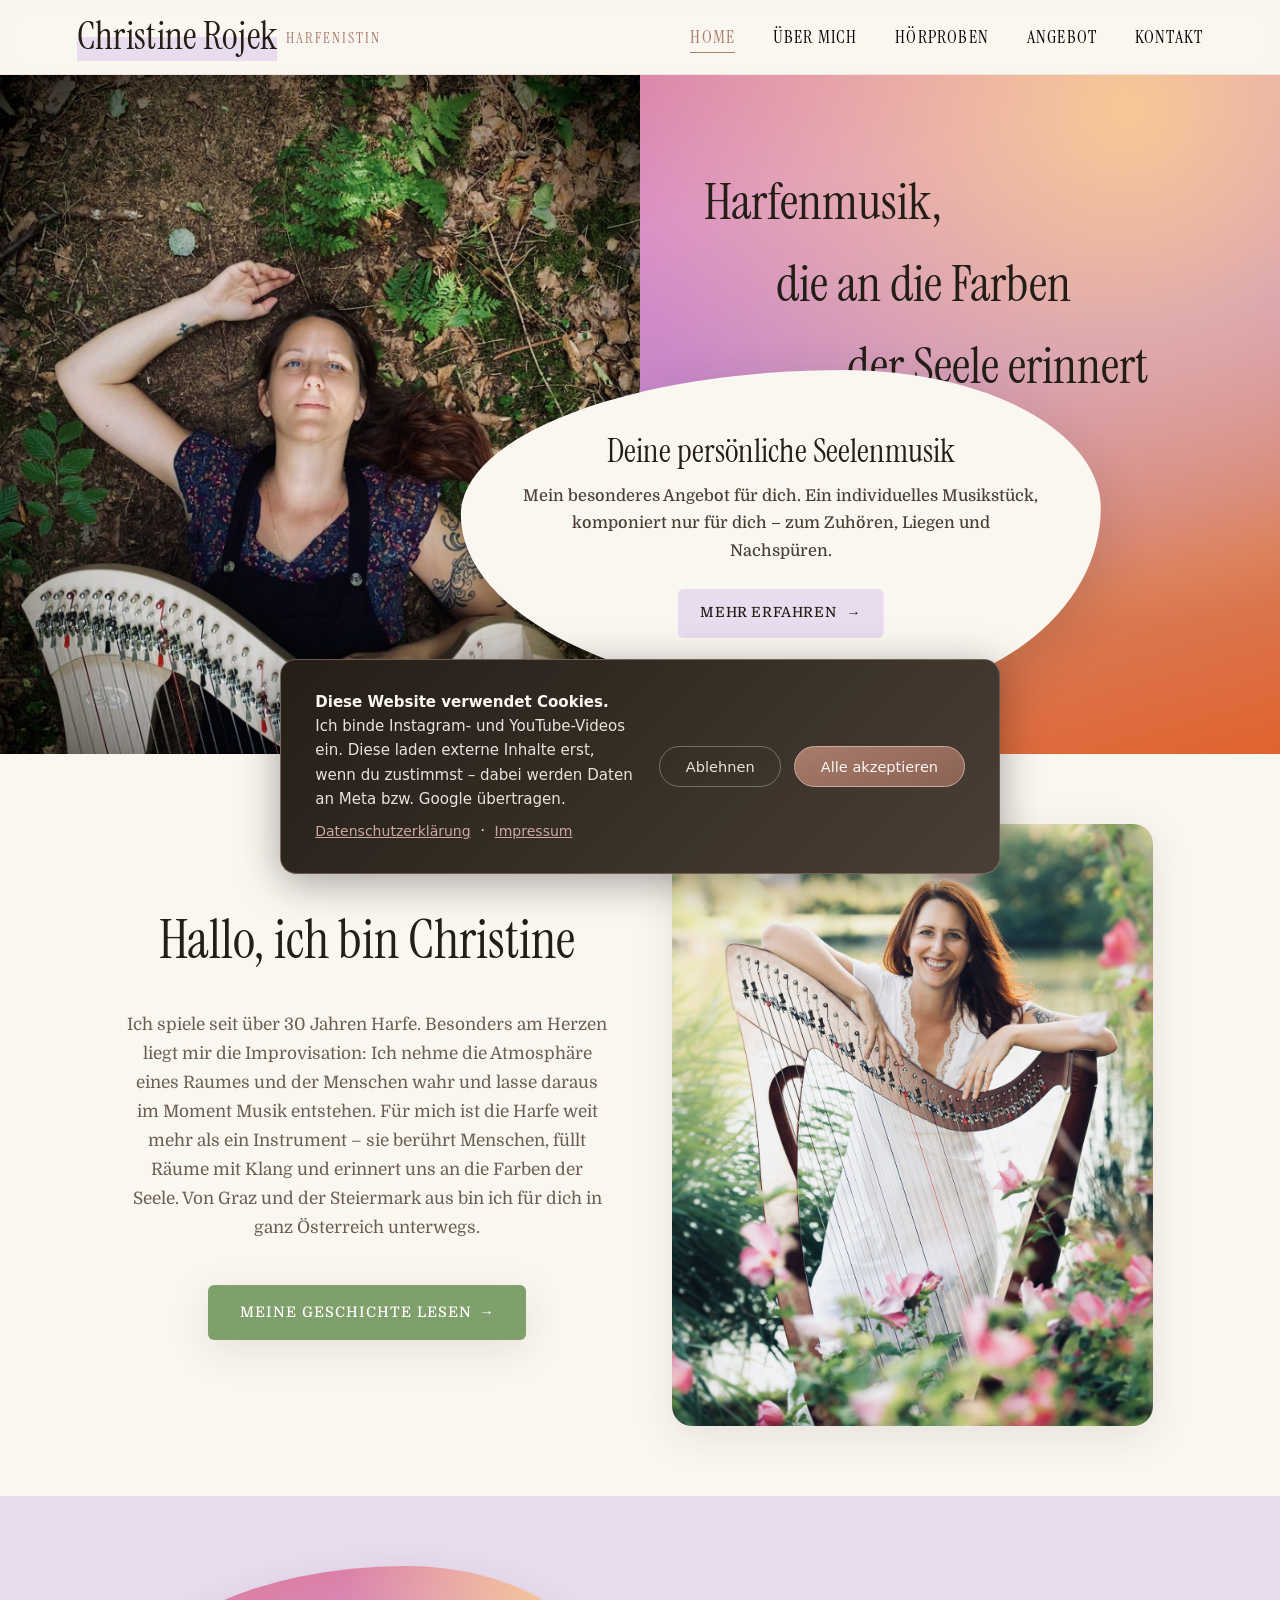
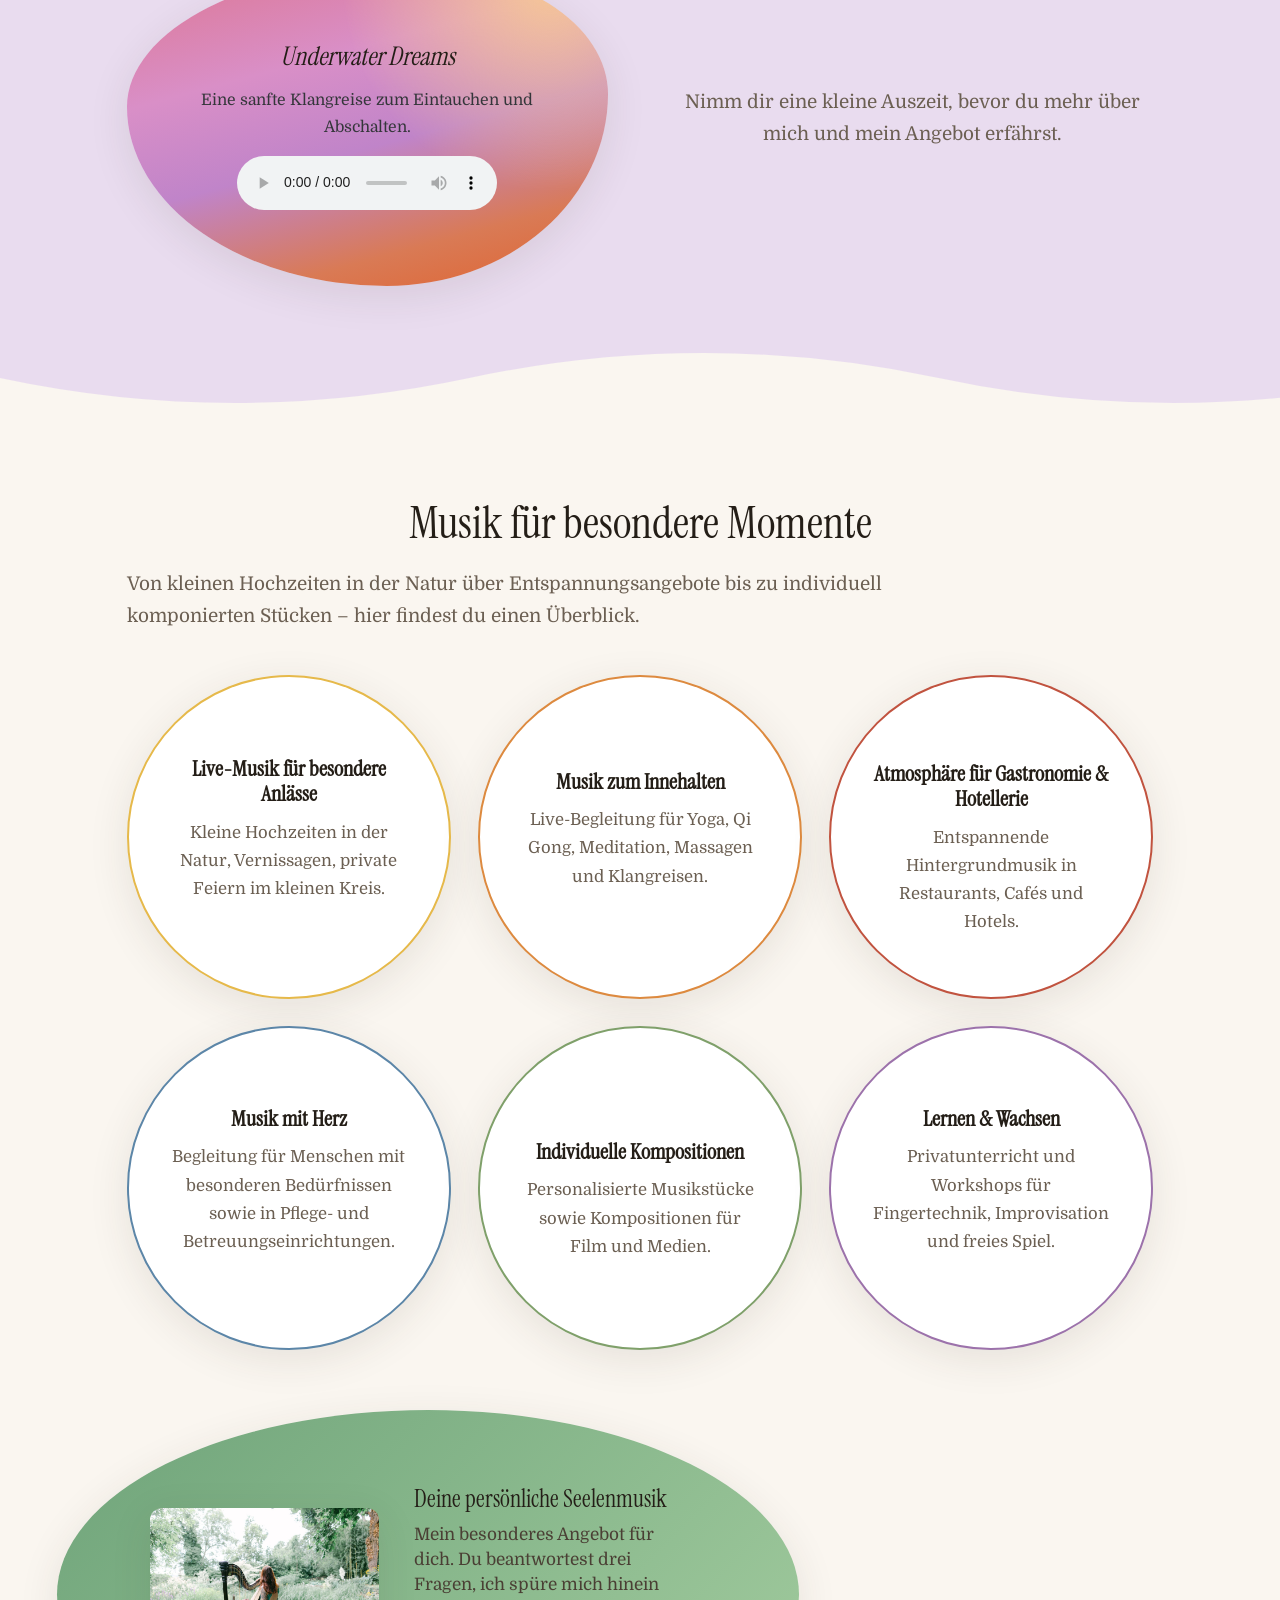
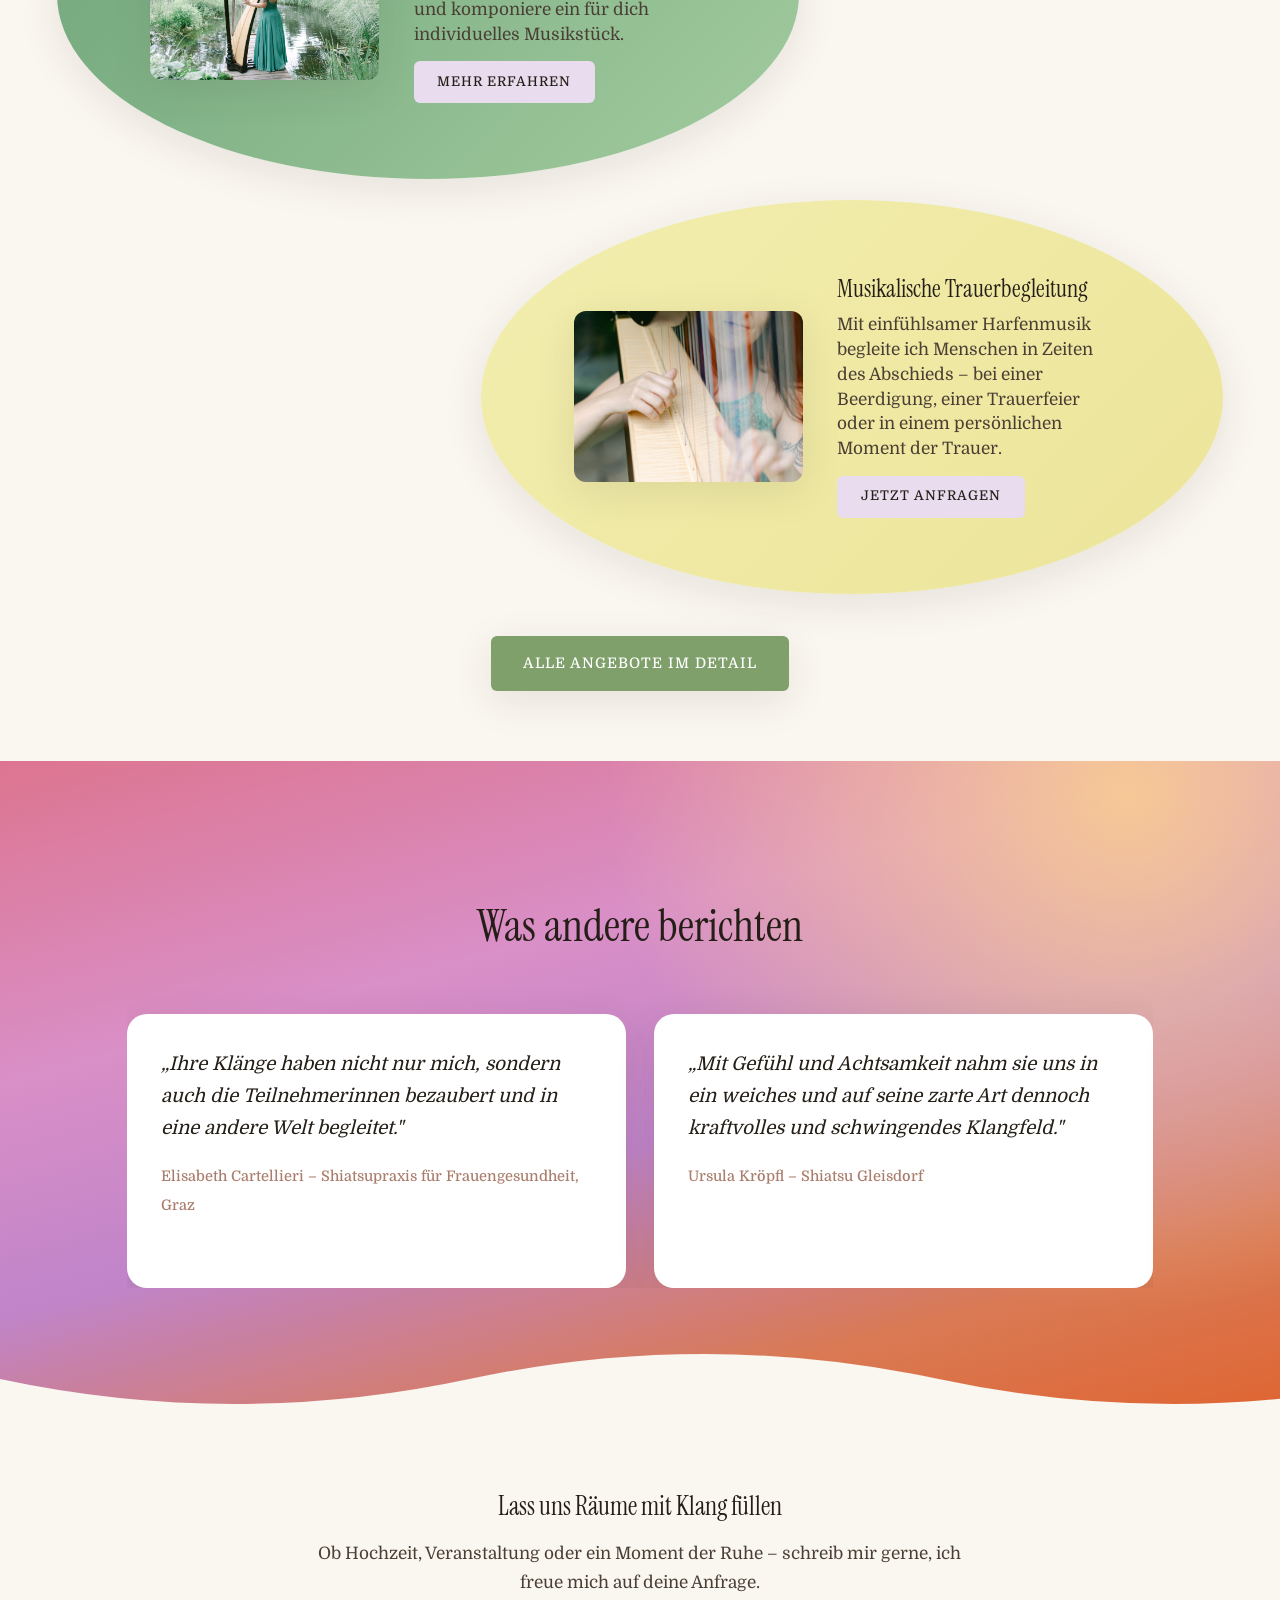
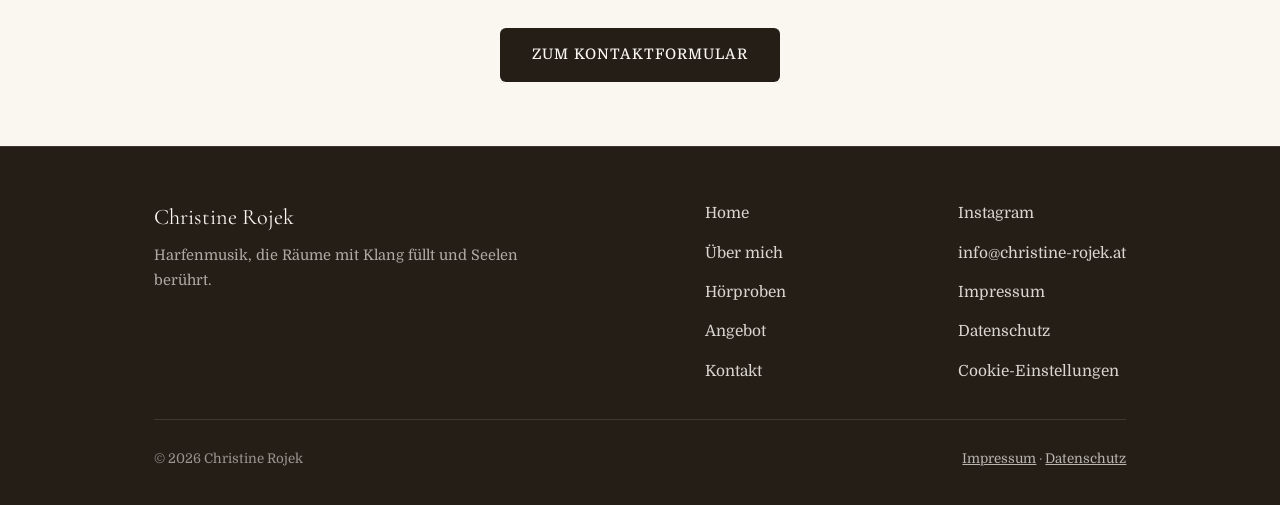
<file: index.html>
<!DOCTYPE html>
<html lang="de">
<head>
<meta charset="UTF-8">
<meta name="viewport" content="width=device-width, initial-scale=1.0">
<title>Harfenistin Graz & Steiermark | Christine Rojek</title>
<meta name="description" content="Harfenmusik für Hochzeiten, Feiern, Yoga, Qigong und besondere Veranstaltungen in Graz, der Steiermark und ganz Österreich.">
<link rel="canonical" href="https://christine-rojek.at/">
<meta property="og:type" content="website">
<meta property="og:locale" content="de_AT">
<meta property="og:site_name" content="Christine Rojek">
<meta property="og:title" content="Harfenistin Graz & Steiermark | Christine Rojek">
<meta property="og:description" content="Harfenmusik für Hochzeiten, Feiern, Yoga, Qigong und besondere Veranstaltungen in Graz, der Steiermark und ganz Österreich.">
<meta property="og:image" content="https://christine-rojek.at/img/hero-forest.jpg">
<meta property="og:url" content="https://christine-rojek.at/">
<meta name="twitter:card" content="summary_large_image">
<link rel="stylesheet" href="css/style.css">
<script src="js/cookie-banner.js"></script>
<script type="application/ld+json">
{
  "@context": "https://schema.org",
  "@type": "WebSite",
  "name": "Christine Rojek",
  "url": "https://christine-rojek.at/"
}
</script>
<script type="application/ld+json">
{
  "@context": "https://schema.org",
  "@type": "Person",
  "name": "Christine Rojek",
  "jobTitle": "Harfenistin",
  "url": "https://christine-rojek.at/",
  "image": "https://christine-rojek.at/img/hero-forest.jpg"
}
</script>
</head>
<body>

<header class="site-header">
  <a href="index.html" class="site-header__name"><span class="site-header__name-highlight">Christine Rojek</span><span class="site-header__jobtitle">Harfenistin</span></a>
  <nav class="site-nav">
    <ul class="site-nav__list">
      <li><a href="index.html" aria-current="page">Home</a></li>
      <li><a href="ueber-mich.html">Über mich</a></li>
      <li><a href="hoerproben.html">Hörproben</a></li>
      <li><a href="angebot.html">Angebot</a></li>
      <li><a href="kontakt.html">Kontakt</a></li>
    </ul>
  </nav>
  <button class="nav-toggle" aria-expanded="false" aria-label="Menü öffnen"><span></span></button>
</header>

<section class="hero-split">
  <div class="hero-split__media">
    <img src="img/hero-forest.jpg" alt="Christine Rojek liegt mit ihrer Harfe im Wald">
  </div>
  <div class="hero-split__color">
    <h1 class="hero-split__tagline"><span class="tagline-line">Harfenmusik,</span><span class="tagline-line tagline-line--2">die an die Farben</span><span class="tagline-line tagline-line--3">der Seele erinnert</span></h1>
  </div>
  <div class="hero-split__bubble">
    <h3>Deine persönliche Seelenmusik</h3>
    <p>Mein besonderes Angebot für dich. Ein individuelles Musikstück, komponiert nur für dich – zum Zuhören, Liegen und Nachspüren.</p>
    <a href="seelenmusik.html" class="hero-split__bubble-btn">Mehr erfahren <span aria-hidden="true">&#8594;</span></a>
  </div>
</section>

<section class="section">
  <div class="container">
    <div class="split split--reverse">
      <div class="split__media photo-rotator">
        <img class="photo-rotator__img is-active" src="img/IMG_5630.jpg" alt="Christine Rojek">
        <img class="photo-rotator__img" src="img/christine_rojek-171.jpg" alt="Christine Rojek">
        <img class="photo-rotator__img" src="img/christine_rojek-316.jpg" alt="Christine Rojek">
      </div>
      <div class="split__content split__content--center">
        <h2 class="intro-title intro-title--lg" style="margin-bottom: 2.2rem;">Hallo, ich bin Christine</h2>
        <p style="margin-bottom: 2rem;">Ich spiele seit über 30 Jahren Harfe. Besonders am Herzen liegt mir die Improvisation: Ich nehme die Atmosphäre eines Raumes und der Menschen wahr und lasse daraus im Moment Musik entstehen. Für mich ist die Harfe weit mehr als ein Instrument – sie berührt Menschen, füllt Räume mit Klang und erinnert uns an die Farben der Seele. Von Graz und der Steiermark aus bin ich für dich in ganz Österreich unterwegs.</p>
        <a href="ueber-mich.html" class="btn btn--green" style="margin-top: 0.5rem;">Meine Geschichte lesen <span aria-hidden="true">&#8594;</span></a>
      </div>
    </div>
  </div>
</section>

<section class="section section--alt section--lavender">
  <div class="container">
    <div class="split">
      <div class="audio-card audio-card--soft">
        <h3>Underwater Dreams</h3>
        <p>Eine sanfte Klangreise zum Eintauchen und Abschalten.</p>
        <audio controls src="audio/underwater-dreams.m4a"></audio>
      </div>
      <div class="split__content split__content--center">
        <p class="lede">Nimm dir eine kleine Auszeit, bevor du mehr über mich und mein Angebot erfährst.</p>
      </div>
    </div>
  </div>
</section>

<section class="section">
  <div class="container">
    <h2 class="section-title section-title--offers">Musik für besondere Momente</h2>
    <p class="lede">Von kleinen Hochzeiten in der Natur über Entspannungsangebote bis zu individuell komponierten Stücken – hier findest du einen Überblick.</p>
    <div class="home-offer-flex">
      <div class="offer-grid">
        <a class="offer-card" href="kontakt.html">
          <h3>Live-Musik für besondere Anlässe</h3>
          <p>Kleine Hochzeiten in der Natur, Vernissagen, private Feiern im kleinen Kreis.</p>
        </a>
        <a class="offer-card" href="kontakt.html">
          <h3>Musik zum Innehalten</h3>
          <p>Live-Begleitung für Yoga, Qi Gong, Meditation, Massagen und Klangreisen.</p>
        </a>
        <a class="offer-card" href="kontakt.html">
          <h3>Atmosphäre für Gastronomie &amp; Hotellerie</h3>
          <p>Entspannende Hintergrundmusik in Restaurants, Cafés und Hotels.</p>
        </a>
        <a class="offer-card" href="kontakt.html">
          <h3>Musik mit Herz</h3>
          <p>Begleitung für Menschen mit besonderen Bedürfnissen sowie in Pflege- und Betreuungseinrichtungen.</p>
        </a>
        <a class="offer-card" href="kontakt.html">
          <h3>Individuelle Kompositionen</h3>
          <p>Personalisierte Musikstücke sowie Kompositionen für Film und Medien.</p>
        </a>
        <a class="offer-card" href="kontakt.html">
          <h3>Lernen &amp; Wachsen</h3>
          <p>Privatunterricht und Workshops für Fingertechnik, Improvisation und freies Spiel.</p>
        </a>
      </div>

      <div class="soulmusic-wrap">
        <div class="soulmusic-card">
          <div class="soulmusic-card__media">
            <img src="img/christine_rojek-114.jpg" alt="Christine Rojek spielt hingebungsvoll Harfe">
          </div>
          <div class="soulmusic-card__content">
            <h3 class="soulmusic-card__heading">Deine persönliche Seelenmusik</h3>
            <div class="soulmusic-card__text">
              <p>Mein besonderes Angebot für dich. Du beantwortest drei Fragen, ich spüre mich hinein und komponiere ein für dich individuelles Musikstück.</p>
            </div>
            <a href="seelenmusik.html" class="btn btn--lavender">Mehr erfahren</a>
          </div>
        </div>

        <div class="soulmusic-card soulmusic-card--yellow">
          <div class="soulmusic-card__media">
            <img src="img/christine_rojek-175.jpg" alt="Christine Rojek spielt einfühlsam Harfe">
          </div>
          <div class="soulmusic-card__content">
            <h3 class="soulmusic-card__heading">Musikalische Trauerbegleitung</h3>
            <div class="soulmusic-card__text">
              <p>Mit einfühlsamer Harfenmusik begleite ich Menschen in Zeiten des Abschieds – bei einer Beerdigung, einer Trauerfeier oder in einem persönlichen Moment der Trauer.</p>
            </div>
            <a href="kontakt.html" class="btn btn--lavender">Jetzt anfragen</a>
          </div>
        </div>
      </div>
    </div>

    <p style="text-align:center; margin-top: 2.5rem;">
      <a href="angebot.html" class="btn btn--green">Alle Angebote im Detail</a>
    </p>
  </div>
</section>

<section class="section section--alt section--hero-gradient">
  <div class="container">
    <h2 class="section-title center">Was andere berichten</h2>
    <div class="testimonial-viewport">
      <div class="testimonial-grid">
        <div class="testimonial">
          <p class="quote">„Ihre Klänge haben nicht nur mich, sondern auch die Teilnehmerinnen bezaubert und in eine andere Welt begleitet."</p>
          <cite>Elisabeth Cartellieri – Shiatsupraxis für Frauengesundheit, Graz</cite>
        </div>
        <div class="testimonial">
          <p class="quote">„Mit Gefühl und Achtsamkeit nahm sie uns in ein weiches und auf seine zarte Art dennoch kraftvolles und schwingendes Klangfeld."</p>
          <cite>Ursula Kröpfl – Shiatsu Gleisdorf</cite>
        </div>
        <div class="testimonial">
          <p class="quote">„Ihre warmen, feinfühligen Klänge haben unsere Yogaeinheiten und Klangreisen auf besondere Weise bereichert und Momente voller Ruhe, Verbundenheit und Schönheit geschaffen, die noch lange nachklingen."</p>
          <cite>Andreas Vecsei – Mangalam Yoga</cite>
        </div>
      </div>
    </div>
  </div>
</section>

<section class="cta-band cta-band--no-top-wave" style="--wave-x: 0%;">
  <h2>Lass uns Räume mit Klang füllen</h2>
  <p>Ob Hochzeit, Veranstaltung oder ein Moment der Ruhe – schreib mir gerne, ich freue mich auf deine Anfrage.</p>
  <a href="kontakt.html" class="btn btn--dark">Zum Kontaktformular</a>
</section>

<footer class="site-footer">
  <div class="container">
    <div class="site-footer__top">
      <div>
        <div class="site-footer__brand">Christine Rojek</div>
        <p class="site-footer__tagline">Harfenmusik, die Räume mit Klang füllt und Seelen berührt.</p>
      </div>
      <nav>
        <ul>
          <li><a href="index.html">Home</a></li>
          <li><a href="ueber-mich.html">Über mich</a></li>
          <li><a href="hoerproben.html">Hörproben</a></li>
          <li><a href="angebot.html">Angebot</a></li>
          <li><a href="kontakt.html">Kontakt</a></li>
        </ul>
      </nav>
      <nav>
        <ul>
          <li><a href="https://www.instagram.com/christineroj/" target="_blank" rel="noopener">Instagram</a></li>
          <li><a href="mailto:info@christine-rojek.at">info@christine-rojek.at</a></li>
          <li><a href="impressum.html">Impressum</a></li>
          <li><a href="datenschutz.html">Datenschutz</a></li>
          <li><a href="#" id="cookie-settings">Cookie-Einstellungen</a></li>
        </ul>
      </nav>
    </div>
    <div class="site-footer__bottom">
      <span>&copy; 2026 Christine Rojek</span>
      <span><a href="impressum.html">Impressum</a> &middot; <a href="datenschutz.html">Datenschutz</a></span>
    </div>
  </div>
</footer>

<script src="js/nav.js"></script>
<script>
  (function () {
    document.querySelectorAll('.photo-rotator').forEach(function (rotator) {
      var imgs = rotator.querySelectorAll('.photo-rotator__img');
      if (imgs.length < 2) return;
      var i = 0;
      setInterval(function () {
        imgs[i].classList.remove('is-active');
        i = (i + 1) % imgs.length;
        imgs[i].classList.add('is-active');
      }, 4500);
    });
  })();

  (function () {
    var viewport = document.querySelector('.testimonial-viewport');
    if (!viewport) return;
    var track = viewport.querySelector('.testimonial-grid');
    var cards = Array.prototype.slice.call(track.children);
    if (!window.matchMedia('(min-width: 768px)').matches || cards.length < 3) return;

    var clone = cards[0].cloneNode(true);
    clone.classList.add('testimonial--clone');
    track.appendChild(clone);

    var total = cards.length;
    var index = 0;

    setInterval(function () {
      index++;
      var gap = parseFloat(getComputedStyle(track).gap) || 0;
      var step = cards[0].getBoundingClientRect().width + gap;
      track.style.transition = 'transform 0.7s ease';
      track.style.transform = 'translateX(-' + (step * index) + 'px)';

      if (index === total) {
        setTimeout(function () {
          track.style.transition = 'none';
          track.style.transform = 'translateX(0)';
          index = 0;
        }, 700);
      }
    }, 4500);
  })();
</script>
</body>
</html>
</file>
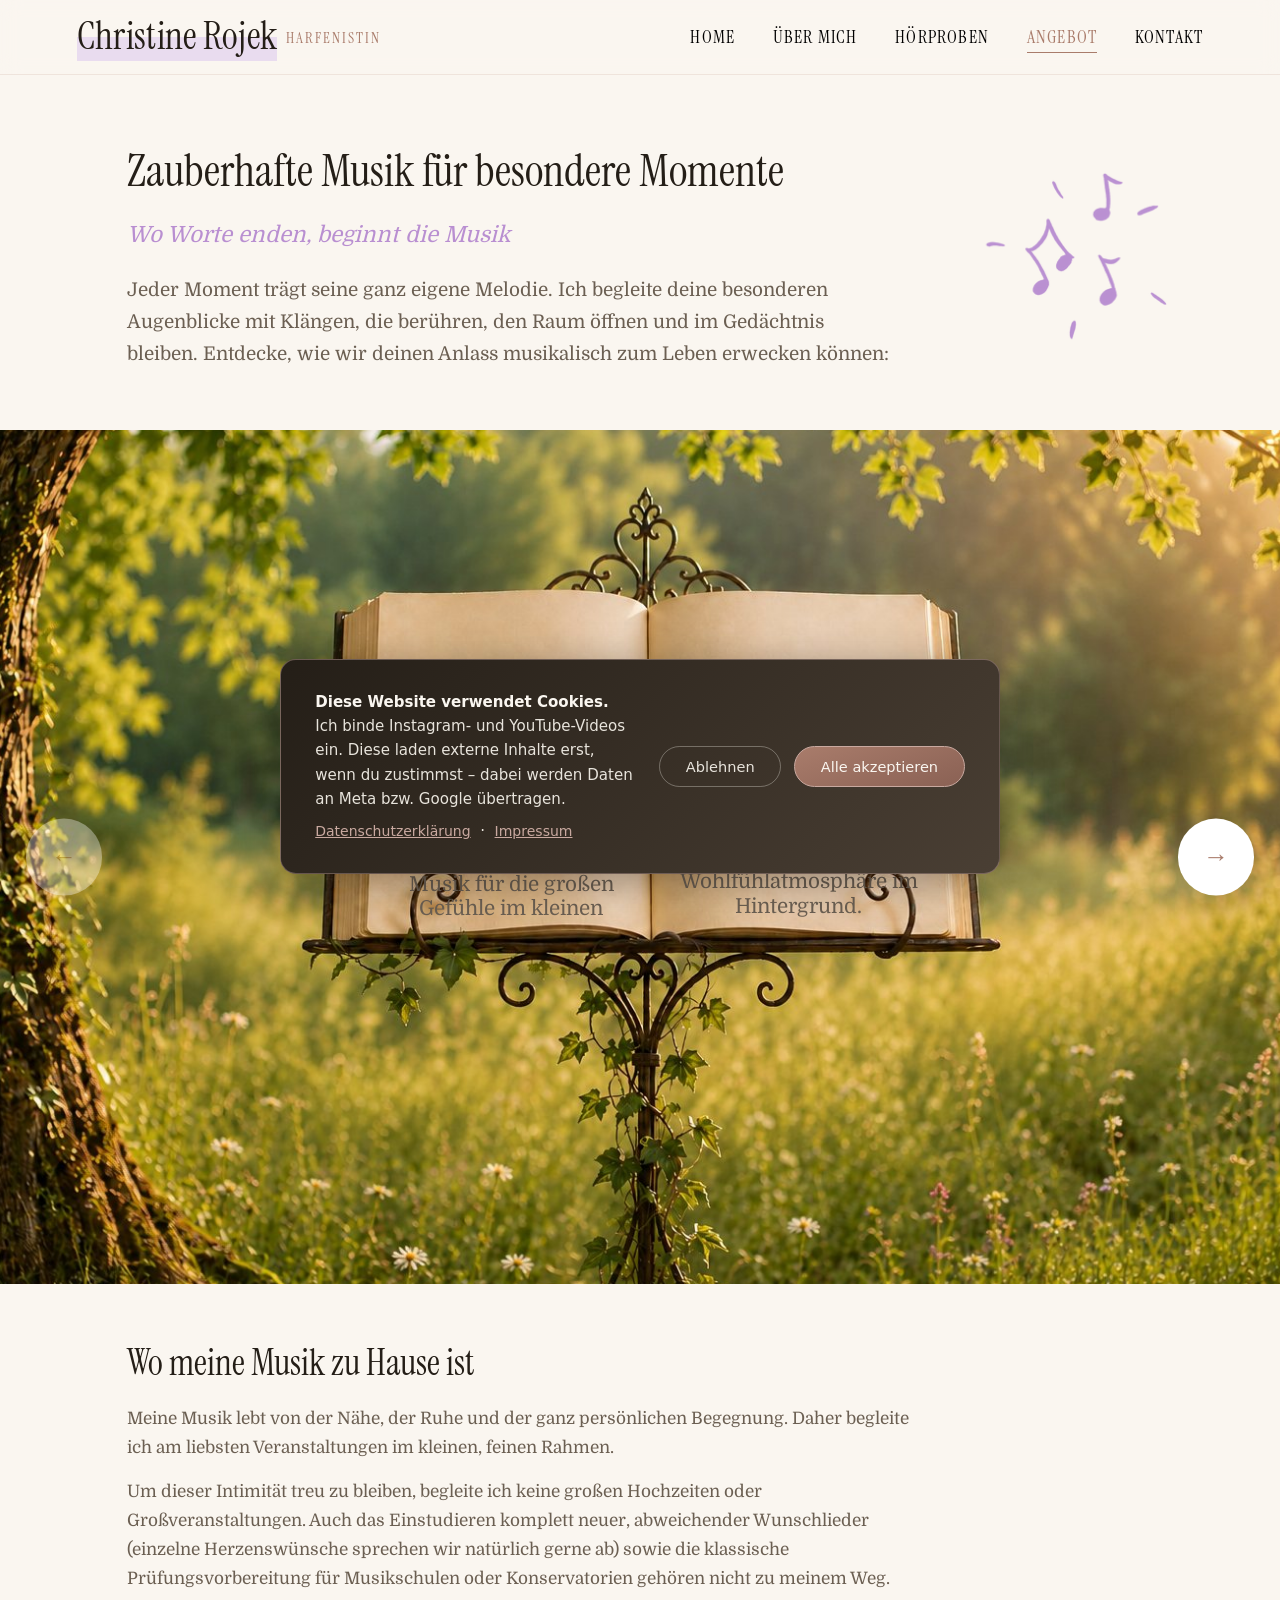
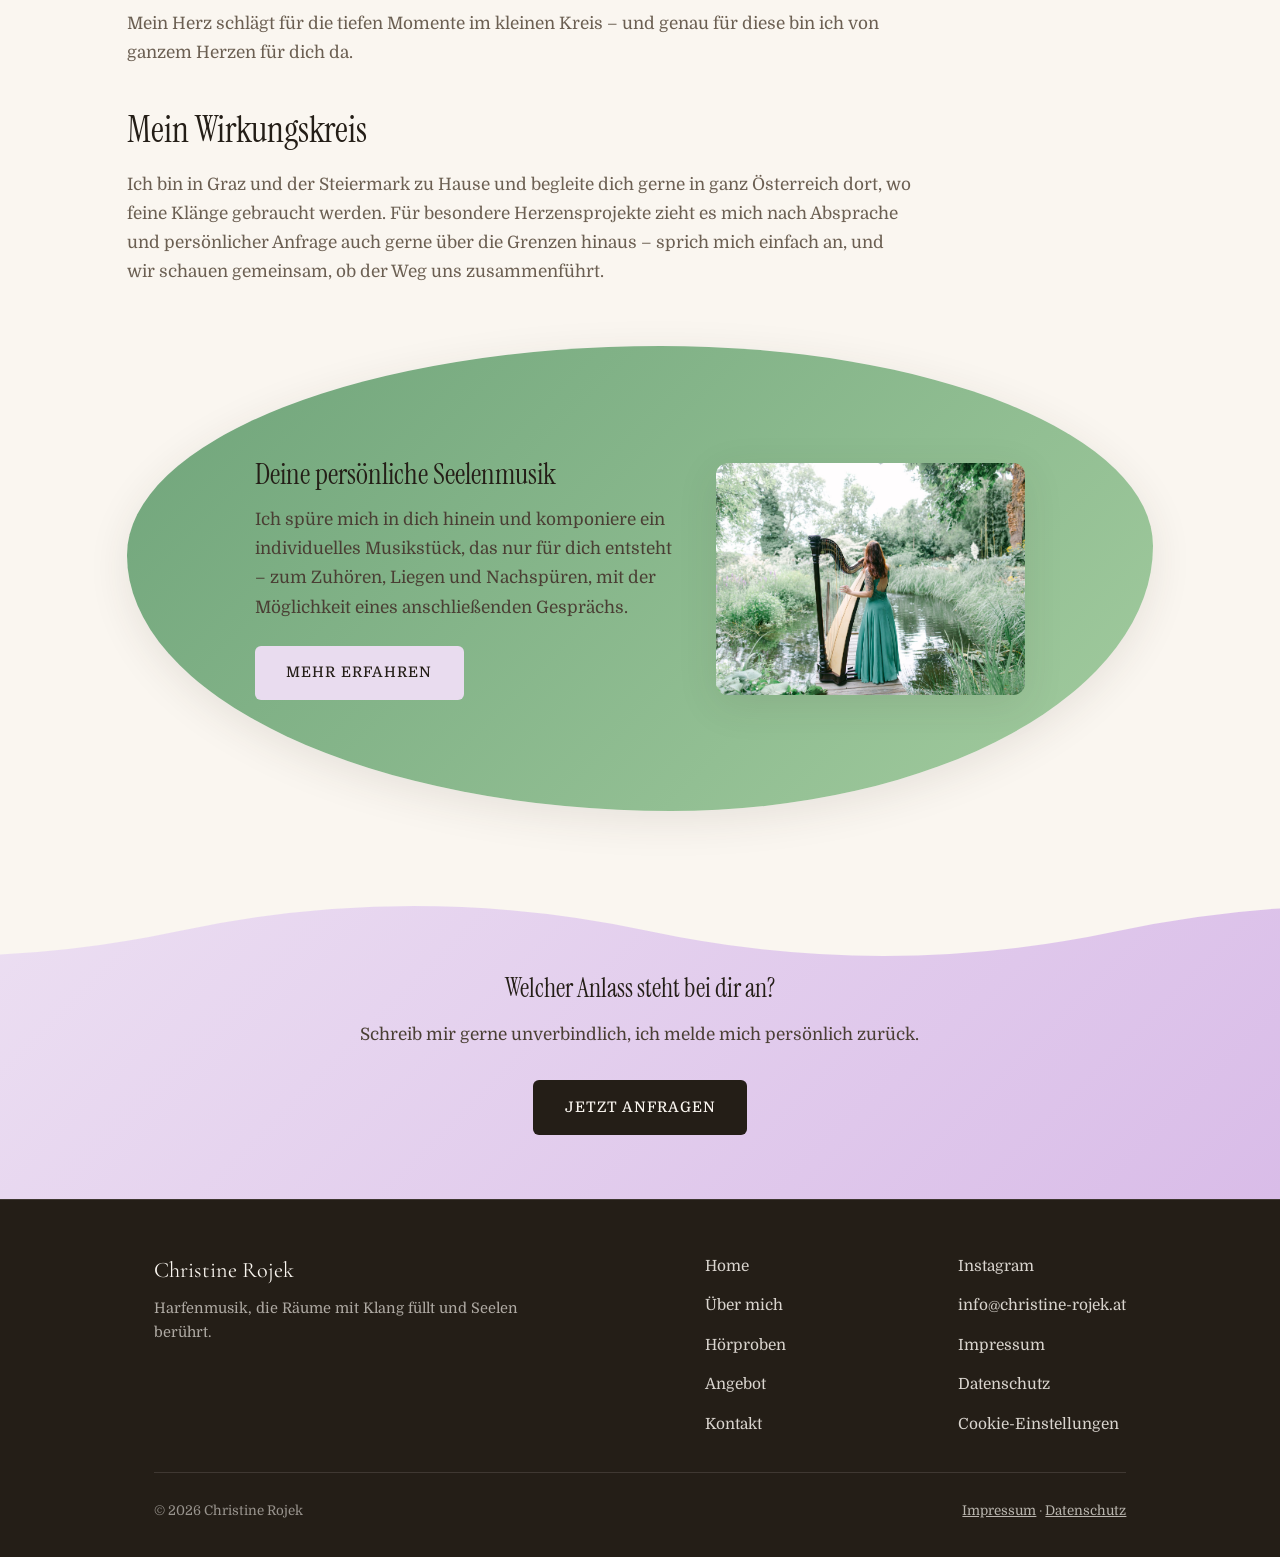
<file: angebot.html>
<!DOCTYPE html>
<html lang="de">
<head>
<meta charset="UTF-8">
<meta name="viewport" content="width=device-width, initial-scale=1.0">
<title>Harfenistin für Hochzeit & Veranstaltungen in Graz | Christine Rojek</title>
<meta name="description" content="Live-Harfenmusik für kleine Hochzeiten, Veranstaltungen, Vernissagen, Yoga und Qi Gong in Graz, der Steiermark und auf Anfrage österreichweit.">
<link rel="canonical" href="https://christine-rojek.at/angebot.html">
<meta property="og:type" content="website">
<meta property="og:locale" content="de_AT">
<meta property="og:site_name" content="Christine Rojek">
<meta property="og:title" content="Harfenistin für Hochzeit & Veranstaltungen in Graz | Christine Rojek">
<meta property="og:description" content="Live-Harfenmusik für kleine Hochzeiten, Veranstaltungen, Vernissagen, Yoga und Qi Gong in Graz, der Steiermark und auf Anfrage österreichweit.">
<meta property="og:image" content="https://christine-rojek.at/img/christine_rojek-114.jpg">
<meta property="og:url" content="https://christine-rojek.at/angebot.html">
<meta name="twitter:card" content="summary_large_image">
<link rel="stylesheet" href="css/style.css">
<script src="js/cookie-banner.js"></script>
</head>
<body>

<header class="site-header">
  <a href="index.html" class="site-header__name"><span class="site-header__name-highlight">Christine Rojek</span><span class="site-header__jobtitle">Harfenistin</span></a>
  <nav class="site-nav">
    <ul class="site-nav__list">
      <li><a href="index.html">Home</a></li>
      <li><a href="ueber-mich.html">Über mich</a></li>
      <li><a href="hoerproben.html">Hörproben</a></li>
      <li><a href="angebot.html" aria-current="page">Angebot</a></li>
      <li><a href="kontakt.html">Kontakt</a></li>
    </ul>
  </nav>
  <button class="nav-toggle" aria-expanded="false" aria-label="Menü öffnen"><span></span></button>
</header>

<section class="section">
  <div class="container">
    <div style="position: relative;">
      <h1 class="section-title">Zauberhafte Musik für besondere Momente</h1>
      <p style="font-family: var(--sans); font-style: italic; font-size: 1.3rem; color: var(--pastel-lavender-deep); margin-bottom: 1.2rem;">Wo Worte enden, beginnt die Musik</p>
      <p class="lede" style="max-width: min(100%, 780px); padding-right: 1rem;">Jeder Moment trägt seine ganz eigene Melodie. Ich begleite deine besonderen Augenblicke mit Klängen, die berühren, den Raum öffnen und im Gedächtnis bleiben. Entdecke, wie wir deinen Anlass musikalisch zum Leben erwecken können:</p>
      <div aria-hidden="true" class="angebot-notes-accent" style="position: absolute; right: -20px; top: 50%; transform: translateY(-50%); width: 200px; height: 200px; overflow: hidden; pointer-events: none;">
        <div style="position: absolute; left: -22.6px; top: -122.6px; width: 330px; height: 496px; background-color: var(--pastel-lavender-deep); -webkit-mask-image: url('img/noten.png'); mask-image: url('img/noten.png'); -webkit-mask-size: 330px 496px; mask-size: 330px 496px; -webkit-mask-repeat: no-repeat; mask-repeat: no-repeat;"></div>
      </div>
    </div>

    <div class="notenstaender">
      <button type="button" class="notenstaender__side-btn notenstaender__side-btn--prev" data-dir="-1" aria-label="Vorherige Doppelseite">&#8592;</button>
      <button type="button" class="notenstaender__side-btn notenstaender__side-btn--next" data-dir="1" aria-label="Nächste Doppelseite">&#8594;</button>
      <div class="notenstaender__stage">
        <img class="notenstaender__bg" src="img/notenstaender-buch-finalfinal.jpg" alt="Aufgeschlagenes Notenbuch auf einem antiken Notenständer">

        <div class="notenstaender__page notenstaender__page--left">
          <div class="notenstaender__leaf is-active" data-i="0">
            <h3>Herzensmomente</h3>
            <p>Kleine <strong>Hochzeiten</strong> unter freiem Himmel, <strong>Vernissagen</strong> und private <strong>Feiern</strong> im engsten Kreis – Musik für die großen Gefühle im kleinen Rahmen.</p>
          </div>
          <div class="notenstaender__leaf" data-i="1">
            <h3>Klang &amp; Stille</h3>
            <p>Fließende Klänge für <strong>Yoga</strong>- und <strong>Qi-Gong</strong>-Stunden, <strong>Massagen</strong> sowie <strong>Klangreisen</strong> und geführte <strong>Meditationen</strong>.</p>
          </div>
          <div class="notenstaender__leaf" data-i="2">
            <h3>Deine Geschichte</h3>
            <p>Individuell komponierte <strong>Musikstücke</strong> als bleibendes Geschenk – auch für <strong>Filme</strong>, <strong>Dokumentationen</strong> und Medienprojekte.</p>
          </div>
        </div>

        <div class="notenstaender__page notenstaender__page--right">
          <div class="notenstaender__leaf is-active" data-i="0">
            <h3>Klangvolles Ambiente</h3>
            <p>Feinfühlige, dezente <span style="white-space: nowrap;">Live-Musik</span> für <strong>Restaurants</strong>, <strong>Cafés</strong> und <strong>Hotels</strong> – eine warme Wohlfühlatmosphäre im Hintergrund.</p>
          </div>
          <div class="notenstaender__leaf" data-i="1">
            <h3>Musik mit Herz</h3>
            <p>Einfühlsame Begleitung für Menschen mit <strong>besonderen Bedürfnissen</strong><br>sowie in <strong>Pflege- und Betreuungseinrichtungen</strong>.</p>
          </div>
          <div class="notenstaender__leaf" data-i="2">
            <h3>Lernen &amp; Wachsen</h3>
            <p>Privater <strong>Unterricht</strong> und <strong>Workshops</strong><br>für Fingertechnik, Improvisation und<br>freies Spiel – mit Freude und in deinem<br>eigenen Tempo.</p>
          </div>
        </div>
      </div>

      <div class="notenstaender__page-indicator sr-only" aria-live="polite"><span class="notenstaender__page-current">1</span> / 3</div>
    </div>

    <div class="offer-mobile">
      <button type="button" class="offer-mobile__btn offer-mobile__btn--prev" data-dir="-1" aria-label="Vorheriges Angebot">&#8592;</button>
      <div class="offer-mobile__stage">
        <div class="offer-mobile__card is-active" style="background: linear-gradient(135deg, #f0c14b 0%, #c9660a 100%);">
          <h3>Herzensmomente</h3>
          <p>Kleine <strong>Hochzeiten</strong> unter freiem Himmel, <strong>Vernissagen</strong> und private <strong>Feiern</strong> im engsten Kreis – Musik für die großen Gefühle im kleinen Rahmen.</p>
        </div>
        <div class="offer-mobile__card" style="background: linear-gradient(135deg, #8fb86c 0%, #3f7a3a 100%);">
          <h3>Klang &amp; Stille</h3>
          <p>Fließende Klänge für <strong>Yoga</strong>- und <strong>Qi-Gong</strong>-Stunden, <strong>Massagen</strong> sowie <strong>Klangreisen</strong> und geführte <strong>Meditationen</strong>.</p>
        </div>
        <div class="offer-mobile__card" style="background: linear-gradient(135deg, #d64545 0%, #e0568f 100%);">
          <h3>Deine Geschichte</h3>
          <p>Individuell komponierte <strong>Musikstücke</strong> als bleibendes Geschenk – auch für <strong>Filme</strong>, <strong>Dokumentationen</strong> und Medienprojekte.</p>
        </div>
        <div class="offer-mobile__card" style="background: linear-gradient(135deg, #4a7ba8 0%, #7a4bb0 100%);">
          <h3>Klangvolles Ambiente</h3>
          <p>Feinfühlige, dezente <span style="white-space: nowrap;">Live-Musik</span> für <strong>Restaurants</strong>, <strong>Cafés</strong> und <strong>Hotels</strong> – eine warme Wohlfühlatmosphäre im Hintergrund.</p>
        </div>
        <div class="offer-mobile__card" style="background: linear-gradient(135deg, #a355ba 0%, #d966c2 100%);">
          <h3>Musik mit Herz</h3>
          <p>Einfühlsame Begleitung für Menschen mit <strong>besonderen Bedürfnissen</strong> sowie in <strong>Pflege- und Betreuungseinrichtungen</strong>.</p>
        </div>
        <div class="offer-mobile__card" style="background: linear-gradient(135deg, #e0932f 0%, #c9381a 100%);">
          <h3>Lernen &amp; Wachsen</h3>
          <p>Privater <strong>Unterricht</strong> und <strong>Workshops</strong> für Fingertechnik, Improvisation und freies Spiel – mit Freude und in deinem eigenen Tempo.</p>
        </div>
      </div>
      <button type="button" class="offer-mobile__btn offer-mobile__btn--next" data-dir="1" aria-label="Nächstes Angebot">&#8594;</button>
      <div class="offer-mobile__indicator sr-only" aria-live="polite"><span class="offer-mobile__current">1</span> / 6</div>
    </div>

    <div style="margin-top: 3.5rem; max-width: 46em;">
      <h2 class="section-title" style="font-size: clamp(1.6rem, 2.8vw, 2.1rem);">Wo meine Musik zu Hause ist</h2>
      <p style="color: var(--text-soft); margin-bottom: 0.9rem;">Meine Musik lebt von der Nähe, der Ruhe und der ganz persönlichen Begegnung. Daher begleite ich am liebsten Veranstaltungen im kleinen, feinen Rahmen.</p>
      <p style="color: var(--text-soft); margin-bottom: 0.9rem;">Um dieser Intimität treu zu bleiben, begleite ich keine großen Hochzeiten oder Großveranstaltungen. Auch das Einstudieren komplett neuer, abweichender Wunschlieder (einzelne Herzenswünsche sprechen wir natürlich gerne ab) sowie die klassische Prüfungsvorbereitung für Musikschulen oder Konservatorien gehören nicht zu meinem Weg.</p>
      <p style="color: var(--text-soft);">Mein Herz schlägt für die tiefen Momente im kleinen Kreis – und genau für diese bin ich von ganzem Herzen für dich da.</p>
    </div>

    <div style="margin-top: 2.5rem; max-width: 46em;">
      <h2 class="section-title" style="font-size: clamp(1.6rem, 2.8vw, 2.1rem);">Mein Wirkungskreis</h2>
      <p style="color: var(--text-soft);">Ich bin in Graz und der Steiermark zu Hause und begleite dich gerne in ganz Österreich dort, wo feine Klänge gebraucht werden. Für besondere Herzensprojekte zieht es mich nach Absprache und persönlicher Anfrage auch gerne über die Grenzen hinaus – sprich mich einfach an, und wir schauen gemeinsam, ob der Weg uns zusammenführt.</p>
    </div>

    <div class="soulmusic-card">
      <div>
        <h3>Deine persönliche Seelenmusik</h3>
        <p>Ich spüre mich in dich hinein und komponiere ein individuelles Musikstück, das nur für dich entsteht – zum Zuhören, Liegen und Nachspüren, mit der Möglichkeit eines anschließenden Gesprächs.</p>
        <a href="seelenmusik.html" class="btn btn--lavender">Mehr erfahren</a>
      </div>
      <div class="soulmusic-card__media">
        <img src="img/christine_rojek-114.jpg" alt="Christine Rojek spielt hingebungsvoll Harfe">
      </div>
    </div>
  </div>
</section>

<section class="cta-band cta-band--lavender cta-band--no-bottom-wave" style="--wave-x: 80%; padding-top: clamp(5.2rem, 7.2vw, 6.7rem);">
  <h2>Welcher Anlass steht bei dir an?</h2>
  <p>Schreib mir gerne unverbindlich, ich melde mich persönlich zurück.</p>
  <a href="kontakt.html" class="btn btn--dark">Jetzt anfragen</a>
</section>

<footer class="site-footer">
  <div class="container">
    <div class="site-footer__top">
      <div>
        <div class="site-footer__brand">Christine Rojek</div>
        <p class="site-footer__tagline">Harfenmusik, die Räume mit Klang füllt und Seelen berührt.</p>
      </div>
      <nav>
        <ul>
          <li><a href="index.html">Home</a></li>
          <li><a href="ueber-mich.html">Über mich</a></li>
          <li><a href="hoerproben.html">Hörproben</a></li>
          <li><a href="angebot.html">Angebot</a></li>
          <li><a href="kontakt.html">Kontakt</a></li>
        </ul>
      </nav>
      <nav>
        <ul>
          <li><a href="https://www.instagram.com/christineroj/" target="_blank" rel="noopener">Instagram</a></li>
          <li><a href="mailto:info@christine-rojek.at">info@christine-rojek.at</a></li>
          <li><a href="impressum.html">Impressum</a></li>
          <li><a href="datenschutz.html">Datenschutz</a></li>
          <li><a href="#" id="cookie-settings">Cookie-Einstellungen</a></li>
        </ul>
      </nav>
    </div>
    <div class="site-footer__bottom">
      <span>&copy; 2026 Christine Rojek</span>
      <span><a href="impressum.html">Impressum</a> &middot; <a href="datenschutz.html">Datenschutz</a></span>
    </div>
  </div>
</footer>

<script src="js/nav.js"></script>
<script src="js/notenstaender.js"></script>
<script src="js/offer-mobile.js"></script>
</body>
</html>
</file>
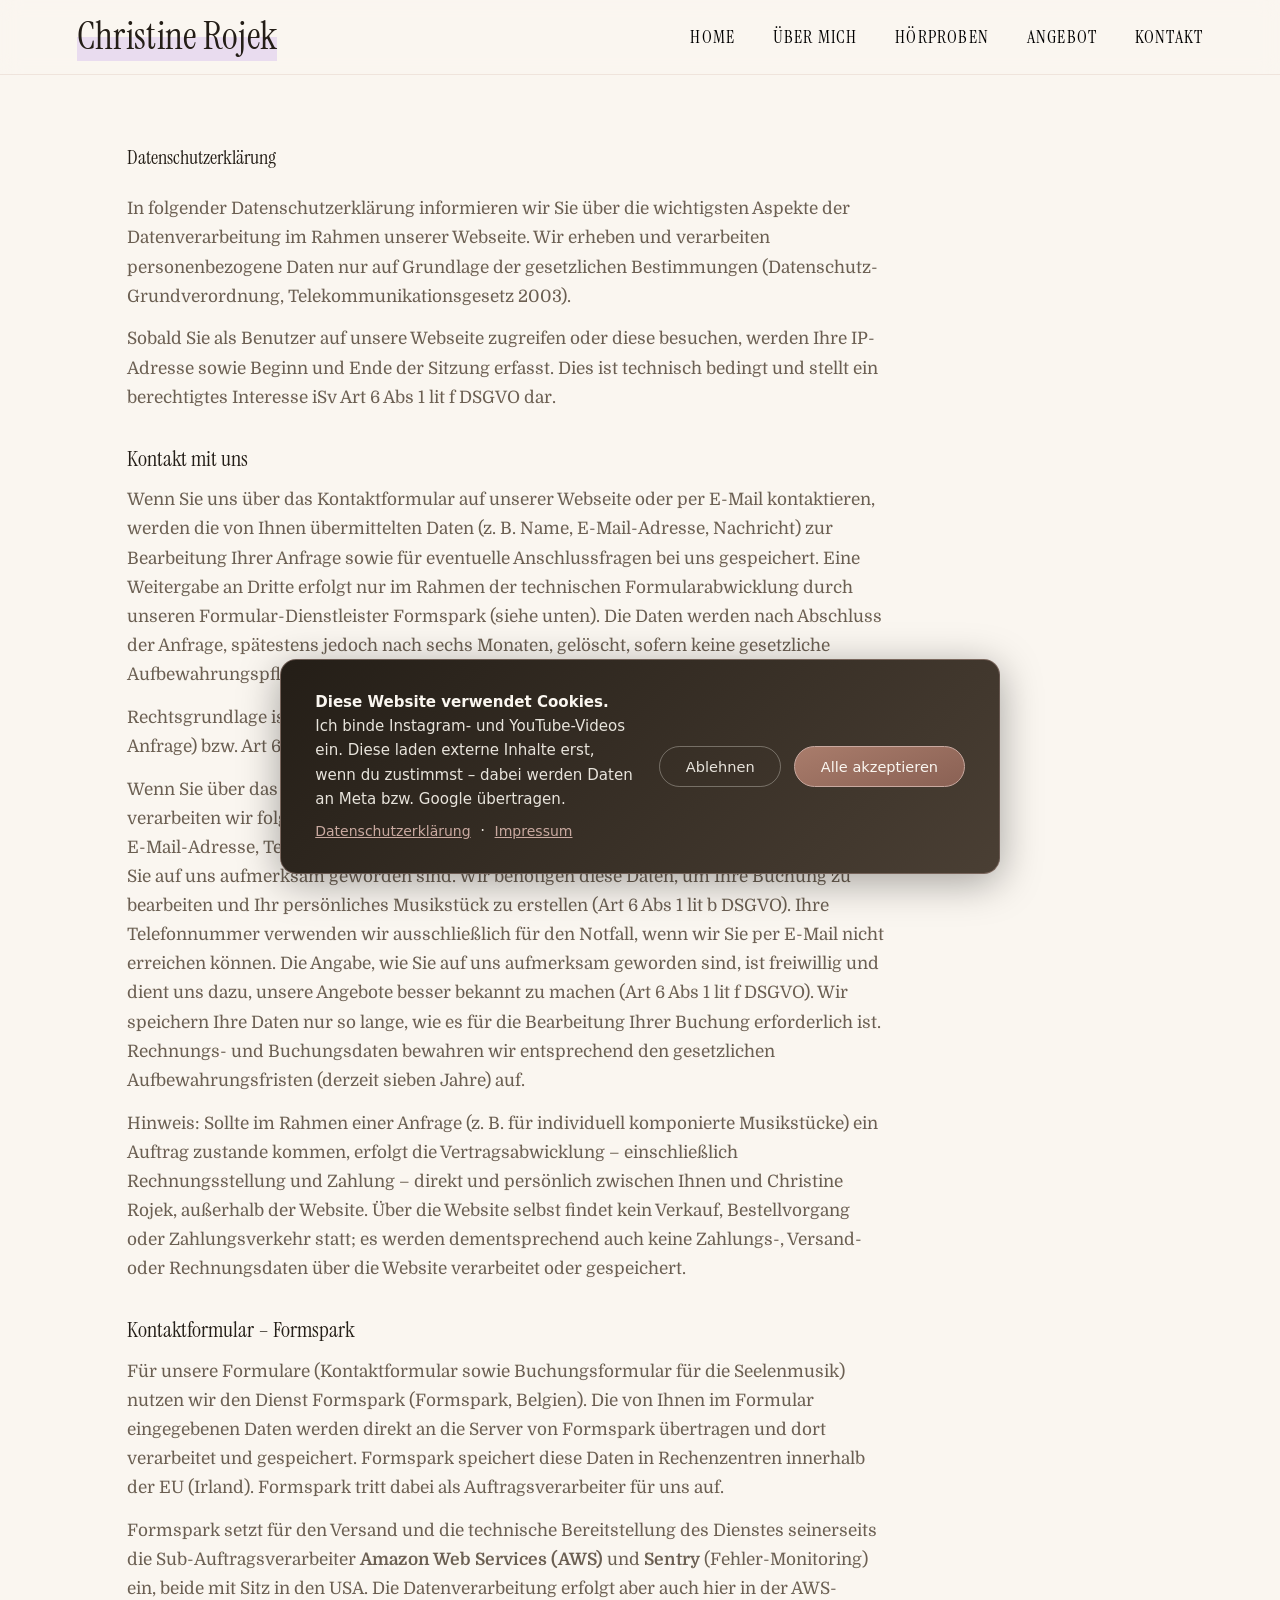
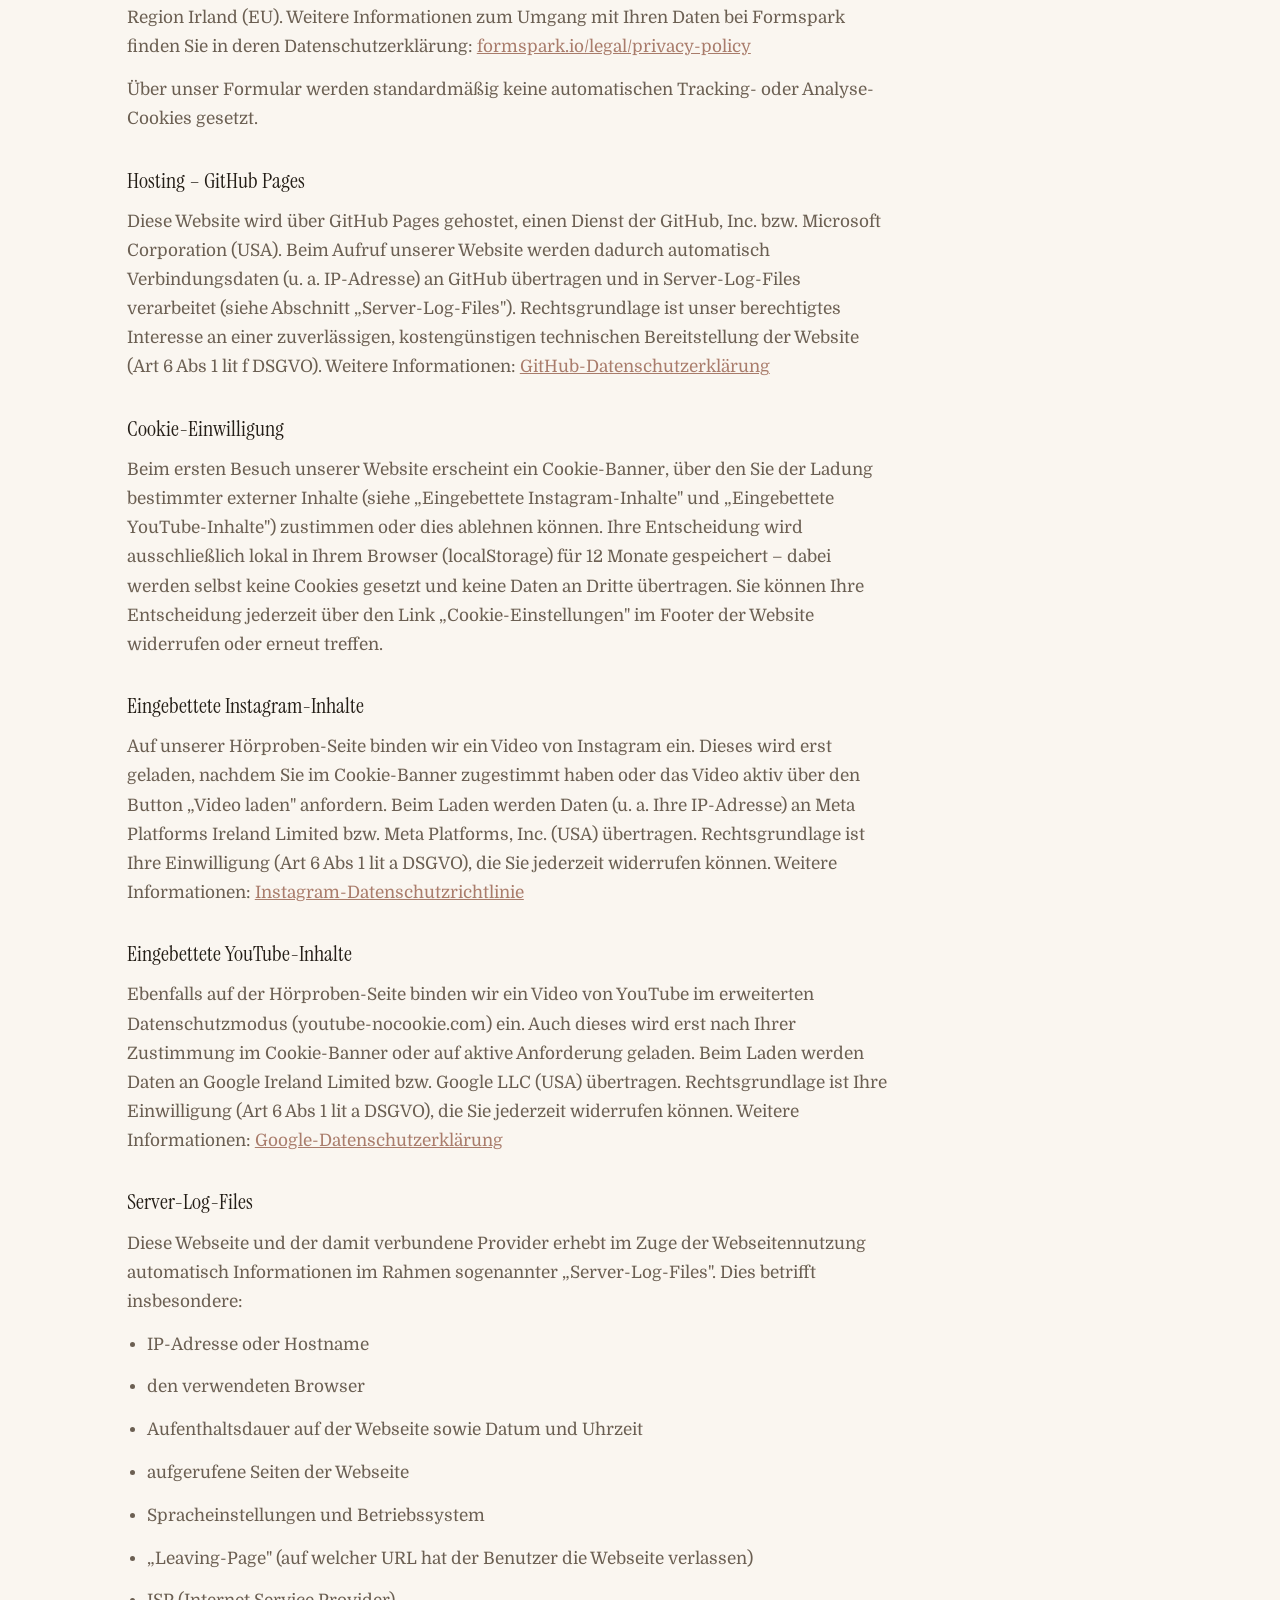
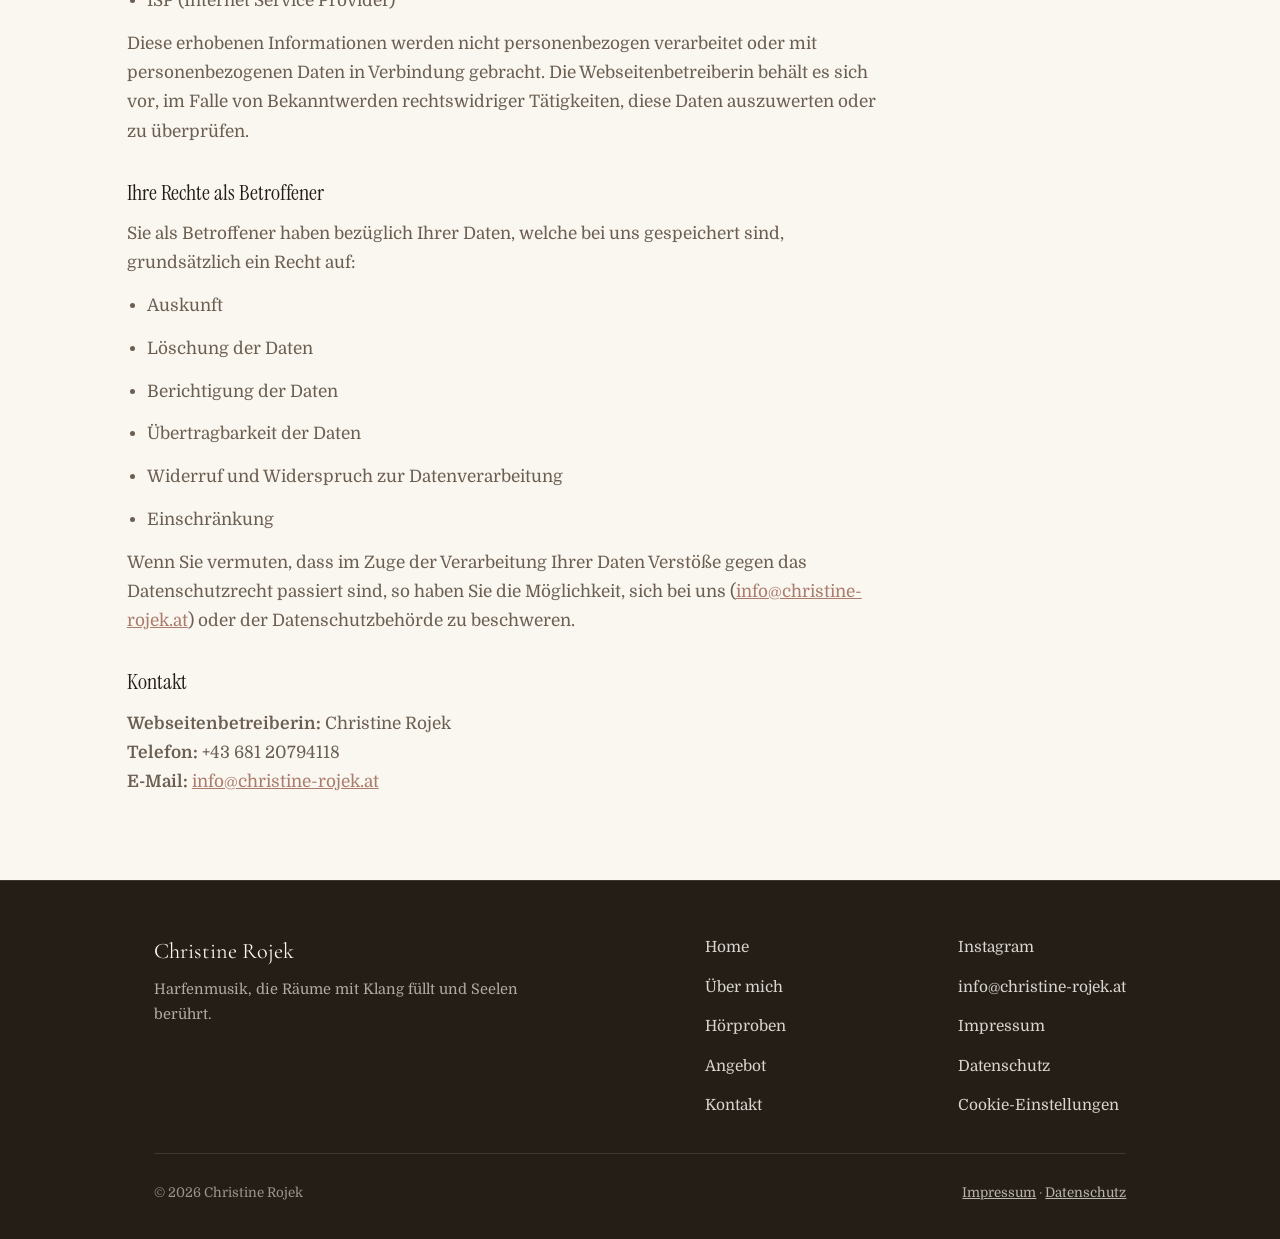
<file: datenschutz.html>
<!DOCTYPE html>
<html lang="de">
<head>
<meta charset="UTF-8">
<meta name="viewport" content="width=device-width, initial-scale=1.0">
<title>Datenschutz – Christine Rojek</title>
<link rel="stylesheet" href="css/style.css">
<script src="js/cookie-banner.js"></script>
</head>
<body>

<header class="site-header">
  <a href="index.html" class="site-header__name"><span class="site-header__name-highlight">Christine Rojek</span></a>
  <nav class="site-nav">
    <ul class="site-nav__list">
      <li><a href="index.html">Home</a></li>
      <li><a href="ueber-mich.html">Über mich</a></li>
      <li><a href="hoerproben.html">Hörproben</a></li>
      <li><a href="angebot.html">Angebot</a></li>
      <li><a href="kontakt.html">Kontakt</a></li>
    </ul>
  </nav>
  <button class="nav-toggle" aria-expanded="false" aria-label="Menü öffnen"><span></span></button>
</header>

<section class="section">
  <div class="container">
    <article class="legal">
      <h1>Datenschutzerklärung</h1>
      <p>In folgender Datenschutzerklärung informieren wir Sie über die wichtigsten Aspekte der Datenverarbeitung im Rahmen unserer Webseite. Wir erheben und verarbeiten personenbezogene Daten nur auf Grundlage der gesetzlichen Bestimmungen (Datenschutz-Grundverordnung, Telekommunikationsgesetz 2003).</p>

      <p>Sobald Sie als Benutzer auf unsere Webseite zugreifen oder diese besuchen, werden Ihre IP-Adresse sowie Beginn und Ende der Sitzung erfasst. Dies ist technisch bedingt und stellt ein berechtigtes Interesse iSv Art 6 Abs 1 lit f DSGVO dar.</p>

      <h2>Kontakt mit uns</h2>
      <p>Wenn Sie uns über das Kontaktformular auf unserer Webseite oder per E-Mail kontaktieren, werden die von Ihnen übermittelten Daten (z. B. Name, E-Mail-Adresse, Nachricht) zur Bearbeitung Ihrer Anfrage sowie für eventuelle Anschlussfragen bei uns gespeichert. Eine Weitergabe an Dritte erfolgt nur im Rahmen der technischen Formularabwicklung durch unseren Formular-Dienstleister Formspark (siehe unten). Die Daten werden nach Abschluss der Anfrage, spätestens jedoch nach sechs Monaten, gelöscht, sofern keine gesetzliche Aufbewahrungspflicht entgegensteht.</p>
      <p>Rechtsgrundlage ist Art 6 Abs 1 lit f DSGVO (berechtigtes Interesse an der Bearbeitung Ihrer Anfrage) bzw. Art 6 Abs 1 lit a DSGVO (Einwilligung durch aktives Absenden des Formulars).</p>
      <p>Wenn Sie über das Buchungsformular für die Seelenmusik eine Buchung abgeben, verarbeiten wir folgende von Ihnen angegebene Daten: gewähltes Paket, Vor- und Nachname, E-Mail-Adresse, Telefonnummer, Ihre Antworten auf die drei Fragen sowie Ihre Angabe, wie Sie auf uns aufmerksam geworden sind. Wir benötigen diese Daten, um Ihre Buchung zu bearbeiten und Ihr persönliches Musikstück zu erstellen (Art 6 Abs 1 lit b DSGVO). Ihre Telefonnummer verwenden wir ausschließlich für den Notfall, wenn wir Sie per E-Mail nicht erreichen können. Die Angabe, wie Sie auf uns aufmerksam geworden sind, ist freiwillig und dient uns dazu, unsere Angebote besser bekannt zu machen (Art 6 Abs 1 lit f DSGVO). Wir speichern Ihre Daten nur so lange, wie es für die Bearbeitung Ihrer Buchung erforderlich ist. Rechnungs- und Buchungsdaten bewahren wir entsprechend den gesetzlichen Aufbewahrungsfristen (derzeit sieben Jahre) auf.</p>
      <p>Hinweis: Sollte im Rahmen einer Anfrage (z. B. für individuell komponierte Musikstücke) ein Auftrag zustande kommen, erfolgt die Vertragsabwicklung – einschließlich Rechnungsstellung und Zahlung – direkt und persönlich zwischen Ihnen und Christine Rojek, außerhalb der Website. Über die Website selbst findet kein Verkauf, Bestellvorgang oder Zahlungsverkehr statt; es werden dementsprechend auch keine Zahlungs-, Versand- oder Rechnungsdaten über die Website verarbeitet oder gespeichert.</p>

      <h2>Kontaktformular – Formspark</h2>
      <p>Für unsere Formulare (Kontaktformular sowie Buchungsformular für die Seelenmusik) nutzen wir den Dienst Formspark (Formspark, Belgien). Die von Ihnen im Formular eingegebenen Daten werden direkt an die Server von Formspark übertragen und dort verarbeitet und gespeichert. Formspark speichert diese Daten in Rechenzentren innerhalb der EU (Irland). Formspark tritt dabei als Auftragsverarbeiter für uns auf.</p>
      <p>Formspark setzt für den Versand und die technische Bereitstellung des Dienstes seinerseits die Sub-Auftragsverarbeiter <strong>Amazon Web Services (AWS)</strong> und <strong>Sentry</strong> (Fehler-Monitoring) ein, beide mit Sitz in den USA. Die Datenverarbeitung erfolgt aber auch hier in der AWS-Region Irland (EU). Weitere Informationen zum Umgang mit Ihren Daten bei Formspark finden Sie in deren Datenschutzerklärung: <a href="https://formspark.io/legal/privacy-policy/" target="_blank" rel="noopener">formspark.io/legal/privacy-policy</a></p>
      <p>Über unser Formular werden standardmäßig keine automatischen Tracking- oder Analyse-Cookies gesetzt.</p>

      <h2>Hosting – GitHub Pages</h2>
      <p>Diese Website wird über GitHub Pages gehostet, einen Dienst der GitHub, Inc. bzw. Microsoft Corporation (USA). Beim Aufruf unserer Website werden dadurch automatisch Verbindungsdaten (u. a. IP-Adresse) an GitHub übertragen und in Server-Log-Files verarbeitet (siehe Abschnitt „Server-Log-Files"). Rechtsgrundlage ist unser berechtigtes Interesse an einer zuverlässigen, kostengünstigen technischen Bereitstellung der Website (Art 6 Abs 1 lit f DSGVO). Weitere Informationen: <a href="https://docs.github.com/site-policy/privacy-policies/github-privacy-statement" target="_blank" rel="noopener">GitHub-Datenschutzerklärung</a></p>

      <h2>Cookie-Einwilligung</h2>
      <p>Beim ersten Besuch unserer Website erscheint ein Cookie-Banner, über den Sie der Ladung bestimmter externer Inhalte (siehe „Eingebettete Instagram-Inhalte" und „Eingebettete YouTube-Inhalte") zustimmen oder dies ablehnen können. Ihre Entscheidung wird ausschließlich lokal in Ihrem Browser (localStorage) für 12 Monate gespeichert – dabei werden selbst keine Cookies gesetzt und keine Daten an Dritte übertragen. Sie können Ihre Entscheidung jederzeit über den Link „Cookie-Einstellungen" im Footer der Website widerrufen oder erneut treffen.</p>

      <h2>Eingebettete Instagram-Inhalte</h2>
      <p>Auf unserer Hörproben-Seite binden wir ein Video von Instagram ein. Dieses wird erst geladen, nachdem Sie im Cookie-Banner zugestimmt haben oder das Video aktiv über den Button „Video laden" anfordern. Beim Laden werden Daten (u. a. Ihre IP-Adresse) an Meta Platforms Ireland Limited bzw. Meta Platforms, Inc. (USA) übertragen. Rechtsgrundlage ist Ihre Einwilligung (Art 6 Abs 1 lit a DSGVO), die Sie jederzeit widerrufen können. Weitere Informationen: <a href="https://privacycenter.instagram.com/policy" target="_blank" rel="noopener">Instagram-Datenschutzrichtlinie</a></p>

      <h2>Eingebettete YouTube-Inhalte</h2>
      <p>Ebenfalls auf der Hörproben-Seite binden wir ein Video von YouTube im erweiterten Datenschutzmodus (youtube-nocookie.com) ein. Auch dieses wird erst nach Ihrer Zustimmung im Cookie-Banner oder auf aktive Anforderung geladen. Beim Laden werden Daten an Google Ireland Limited bzw. Google LLC (USA) übertragen. Rechtsgrundlage ist Ihre Einwilligung (Art 6 Abs 1 lit a DSGVO), die Sie jederzeit widerrufen können. Weitere Informationen: <a href="https://policies.google.com/privacy" target="_blank" rel="noopener">Google-Datenschutzerklärung</a></p>

      <h2>Server-Log-Files</h2>
      <p>Diese Webseite und der damit verbundene Provider erhebt im Zuge der Webseitennutzung automatisch Informationen im Rahmen sogenannter „Server-Log-Files". Dies betrifft insbesondere:</p>
      <ul>
        <li>IP-Adresse oder Hostname</li>
        <li>den verwendeten Browser</li>
        <li>Aufenthaltsdauer auf der Webseite sowie Datum und Uhrzeit</li>
        <li>aufgerufene Seiten der Webseite</li>
        <li>Spracheinstellungen und Betriebssystem</li>
        <li>„Leaving-Page" (auf welcher URL hat der Benutzer die Webseite verlassen)</li>
        <li>ISP (Internet Service Provider)</li>
      </ul>
      <p>Diese erhobenen Informationen werden nicht personenbezogen verarbeitet oder mit personenbezogenen Daten in Verbindung gebracht. Die Webseitenbetreiberin behält es sich vor, im Falle von Bekanntwerden rechtswidriger Tätigkeiten, diese Daten auszuwerten oder zu überprüfen.</p>

      <h2>Ihre Rechte als Betroffener</h2>
      <p>Sie als Betroffener haben bezüglich Ihrer Daten, welche bei uns gespeichert sind, grundsätzlich ein Recht auf:</p>
      <ul>
        <li>Auskunft</li>
        <li>Löschung der Daten</li>
        <li>Berichtigung der Daten</li>
        <li>Übertragbarkeit der Daten</li>
        <li>Widerruf und Widerspruch zur Datenverarbeitung</li>
        <li>Einschränkung</li>
      </ul>
      <p>Wenn Sie vermuten, dass im Zuge der Verarbeitung Ihrer Daten Verstöße gegen das Datenschutzrecht passiert sind, so haben Sie die Möglichkeit, sich bei uns (<a href="mailto:info@christine-rojek.at">info@christine-rojek.at</a>) oder der Datenschutzbehörde zu beschweren.</p>

      <h2>Kontakt</h2>
      <p><strong>Webseitenbetreiberin:</strong> Christine Rojek<br>
      <strong>Telefon:</strong> +43 681 20794118<br>
      <strong>E-Mail:</strong> <a href="mailto:info@christine-rojek.at">info@christine-rojek.at</a></p>
    </article>
  </div>
</section>

<footer class="site-footer">
  <div class="container">
    <div class="site-footer__top">
      <div>
        <div class="site-footer__brand">Christine Rojek</div>
        <p class="site-footer__tagline">Harfenmusik, die Räume mit Klang füllt und Seelen berührt.</p>
      </div>
      <nav>
        <ul>
          <li><a href="index.html">Home</a></li>
          <li><a href="ueber-mich.html">Über mich</a></li>
          <li><a href="hoerproben.html">Hörproben</a></li>
          <li><a href="angebot.html">Angebot</a></li>
          <li><a href="kontakt.html">Kontakt</a></li>
        </ul>
      </nav>
      <nav>
        <ul>
          <li><a href="https://www.instagram.com/christineroj/" target="_blank" rel="noopener">Instagram</a></li>
          <li><a href="mailto:info@christine-rojek.at">info@christine-rojek.at</a></li>
          <li><a href="impressum.html">Impressum</a></li>
          <li><a href="datenschutz.html">Datenschutz</a></li>
          <li><a href="#" id="cookie-settings">Cookie-Einstellungen</a></li>
        </ul>
      </nav>
    </div>
    <div class="site-footer__bottom">
      <span>&copy; 2026 Christine Rojek</span>
      <span><a href="impressum.html">Impressum</a> &middot; <a href="datenschutz.html">Datenschutz</a></span>
    </div>
  </div>
</footer>

<script src="js/nav.js"></script>
</body>
</html>
</file>
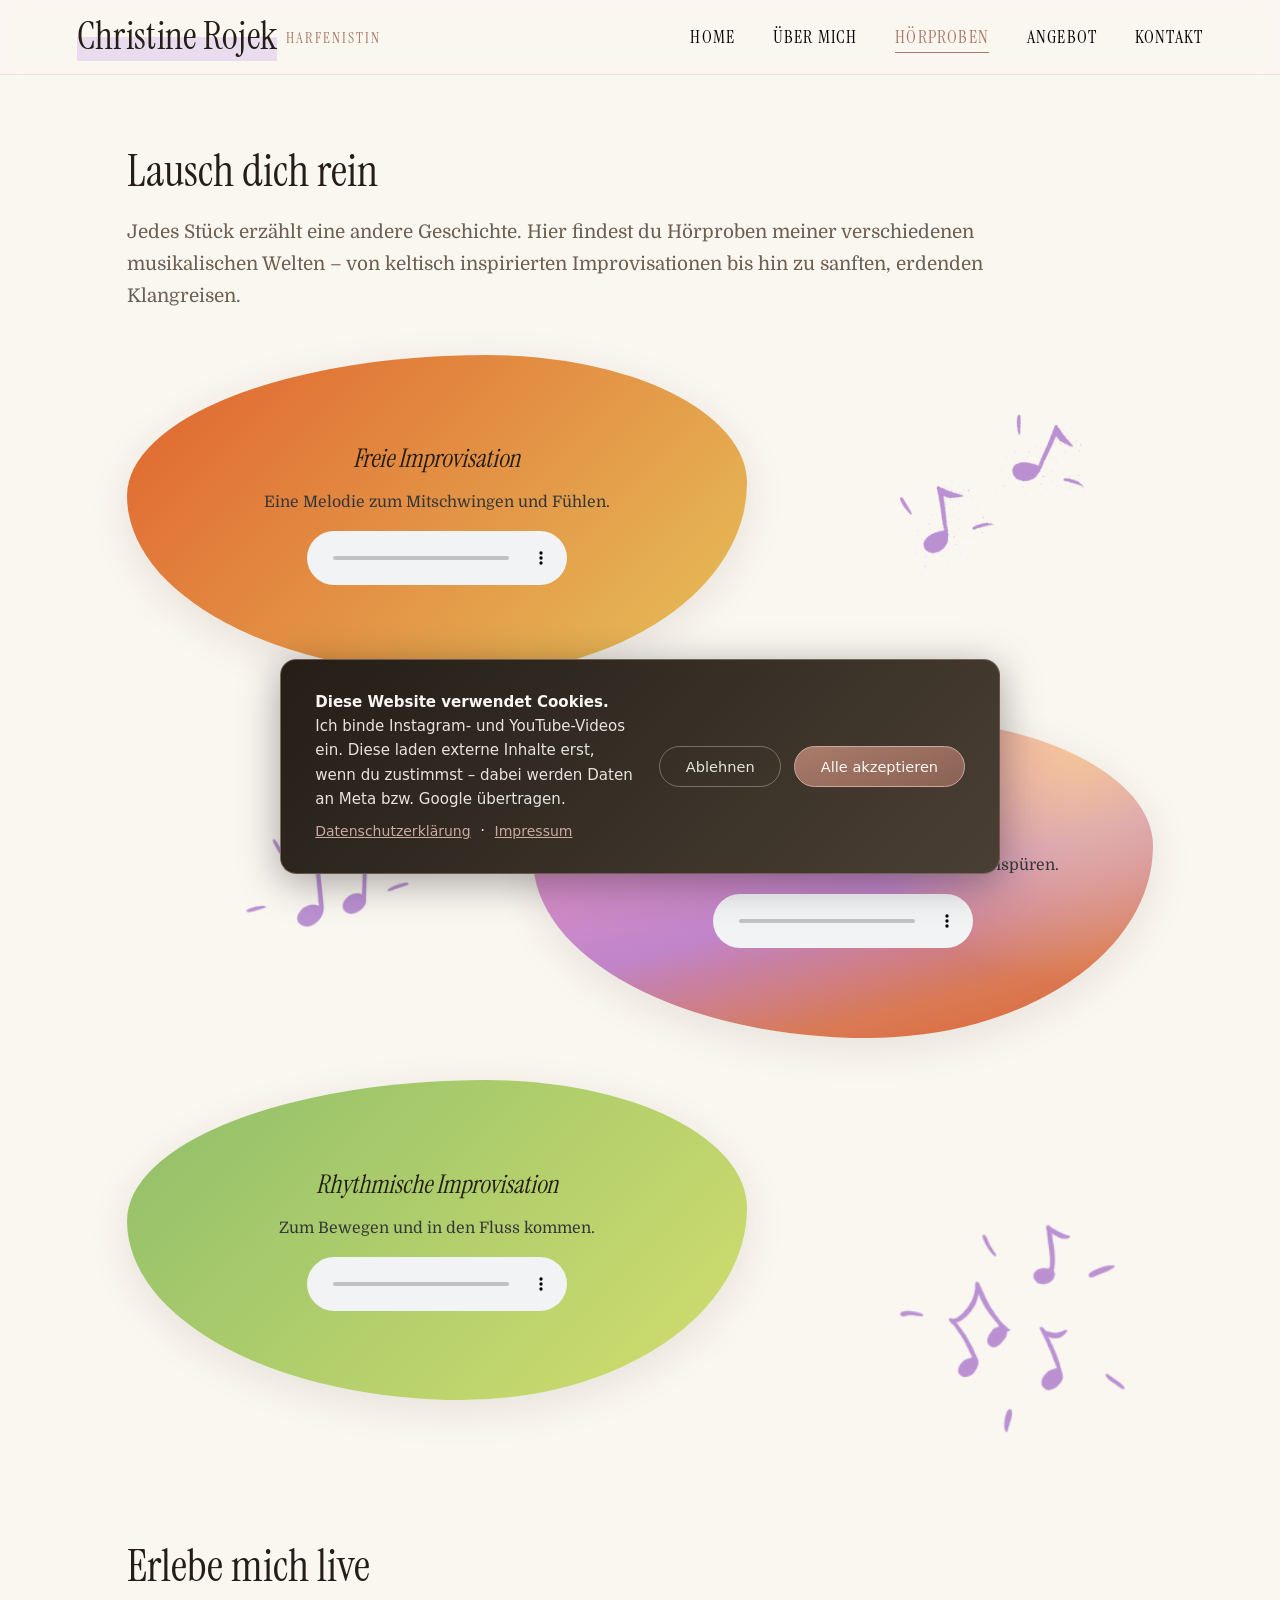
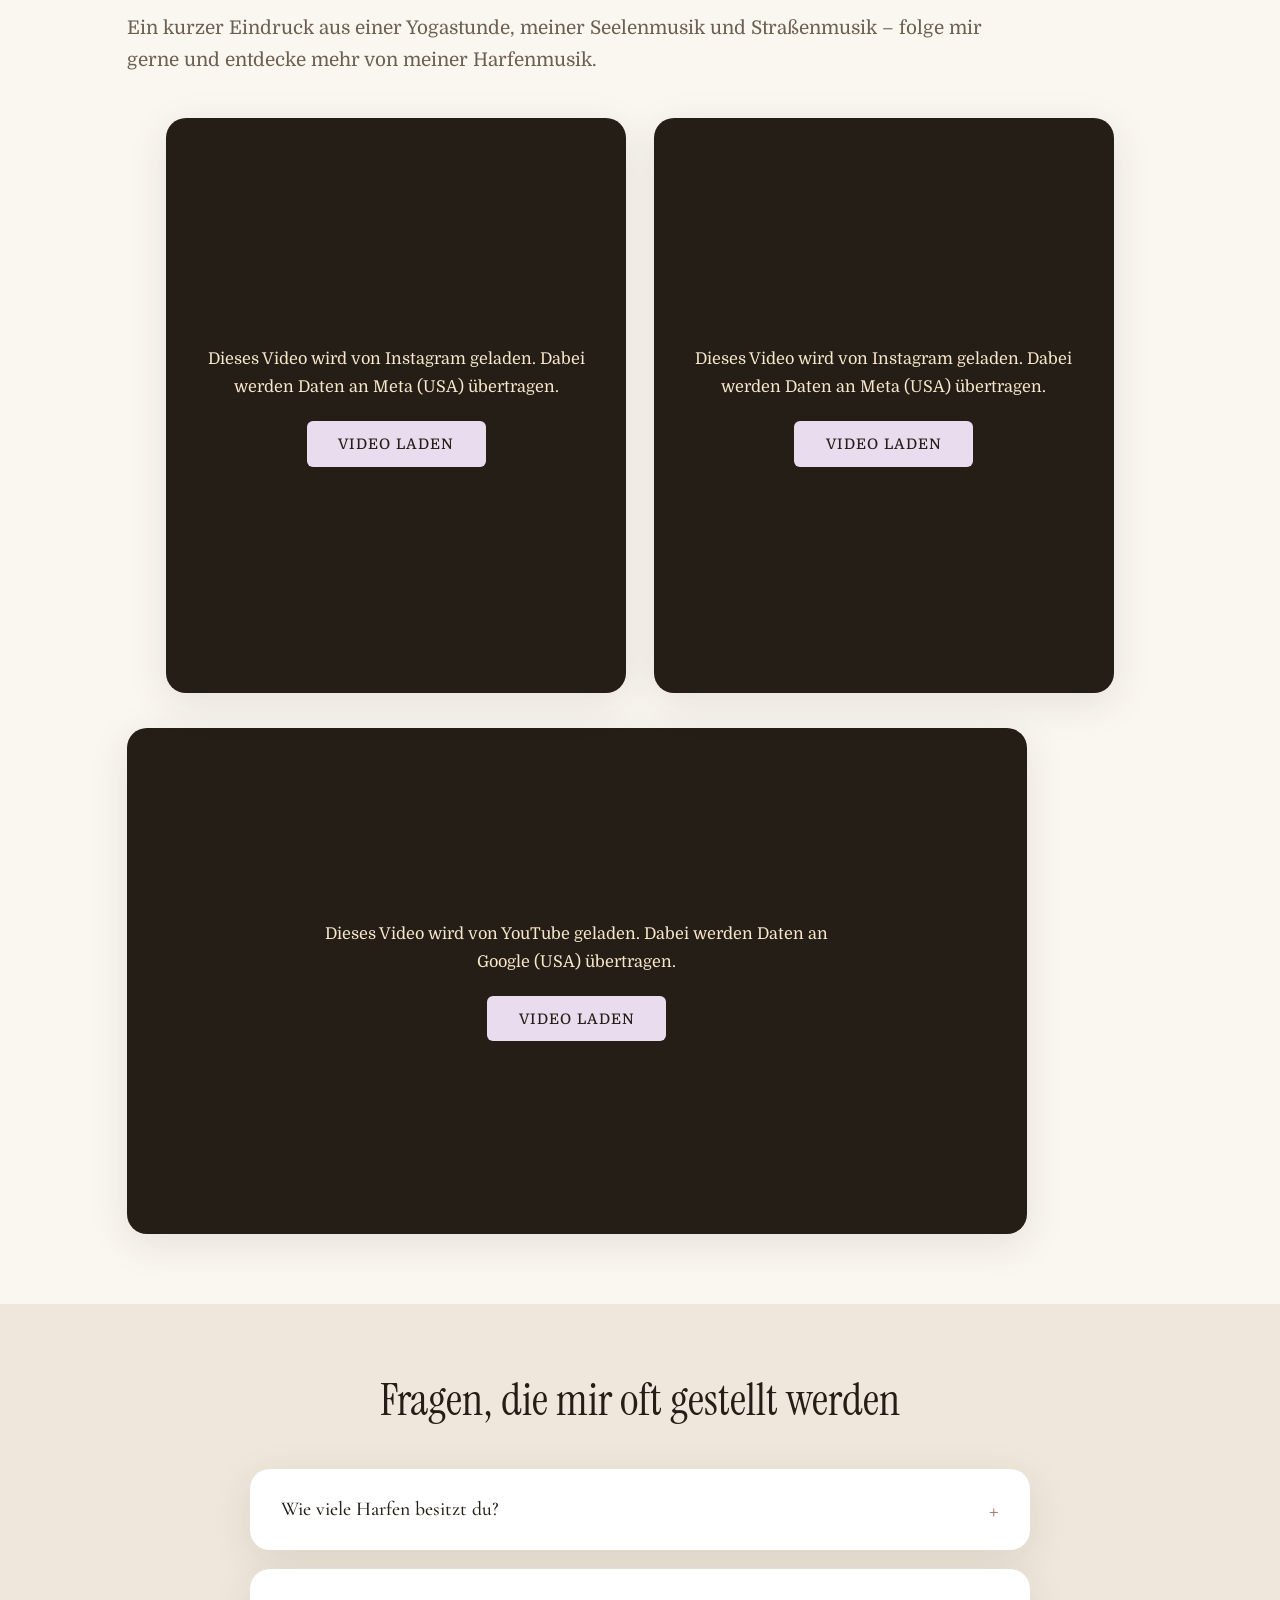
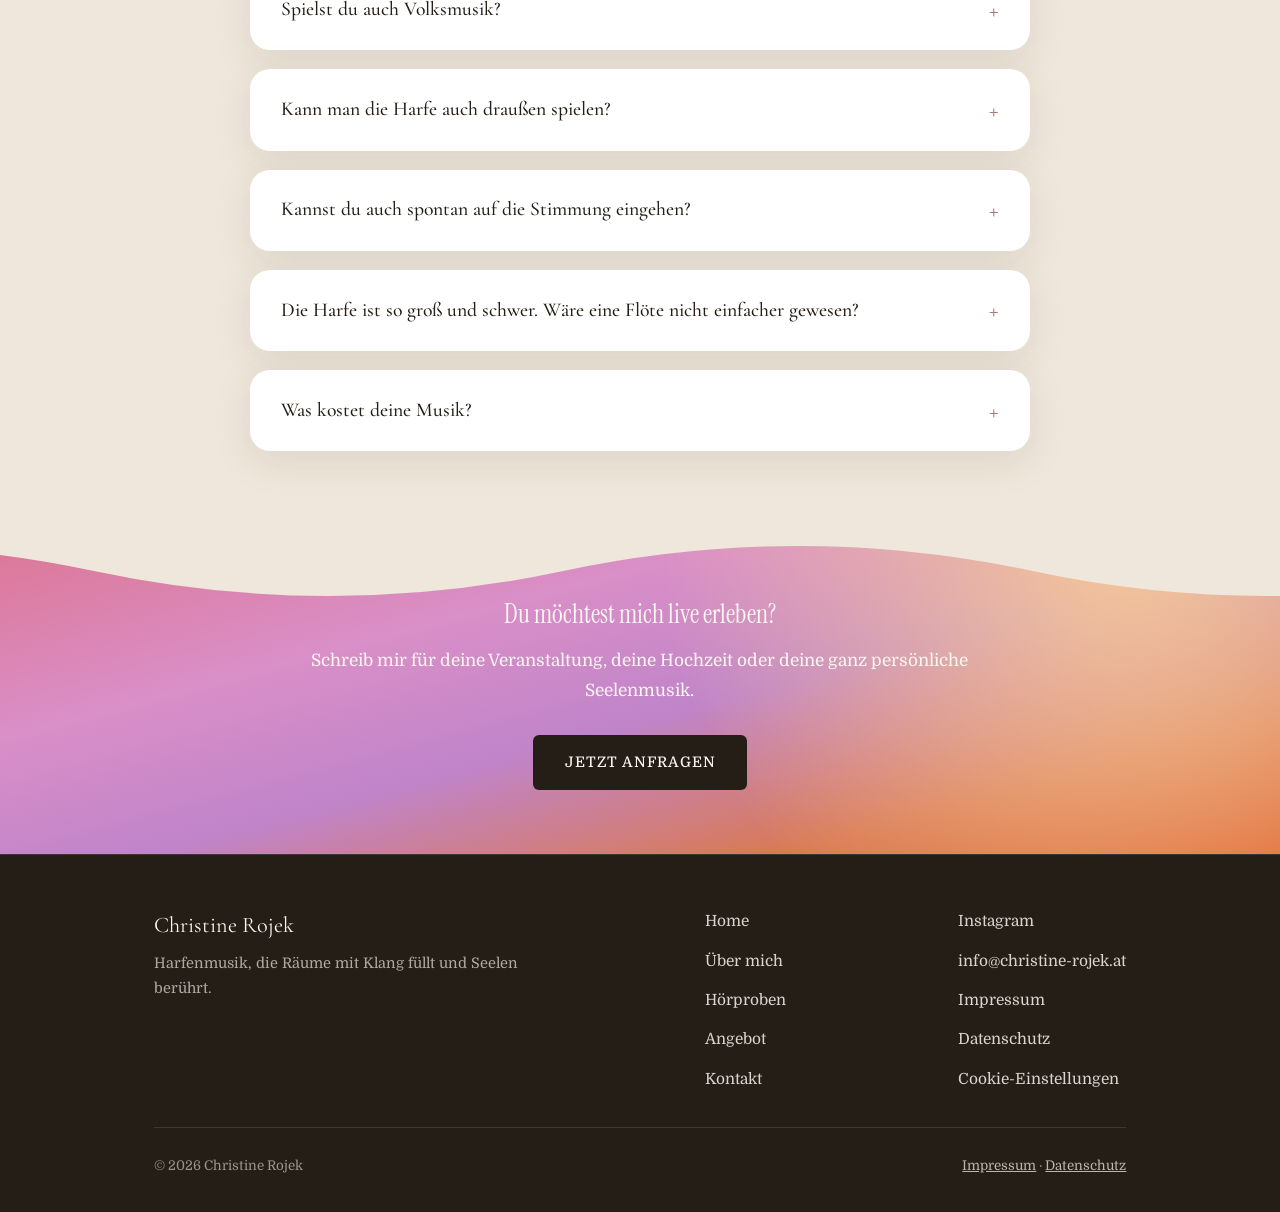
<file: hoerproben.html>
<!DOCTYPE html>
<html lang="de">
<head>
<meta charset="UTF-8">
<meta name="viewport" content="width=device-width, initial-scale=1.0">
<title>Harfenmusik Hörproben | Christine Rojek</title>
<meta name="description" content="Höre ausgewählte Harfenmusik von Christine Rojek und bekomme einen Eindruck vom Klang der Harfe für Hochzeiten und besondere Momente.">
<link rel="canonical" href="https://christine-rojek.at/hoerproben.html">
<meta property="og:type" content="website">
<meta property="og:locale" content="de_AT">
<meta property="og:site_name" content="Christine Rojek">
<meta property="og:title" content="Harfenmusik Hörproben | Christine Rojek">
<meta property="og:description" content="Höre ausgewählte Harfenmusik von Christine Rojek und bekomme einen Eindruck vom Klang der Harfe für Hochzeiten und besondere Momente.">
<meta property="og:image" content="https://christine-rojek.at/img/christine_rojek-114.jpg">
<meta property="og:url" content="https://christine-rojek.at/hoerproben.html">
<meta name="twitter:card" content="summary_large_image">
<link rel="stylesheet" href="css/style.css">
<script src="js/cookie-banner.js"></script>
</head>
<body>

<header class="site-header">
  <a href="index.html" class="site-header__name"><span class="site-header__name-highlight">Christine Rojek</span><span class="site-header__jobtitle">Harfenistin</span></a>
  <nav class="site-nav">
    <ul class="site-nav__list">
      <li><a href="index.html">Home</a></li>
      <li><a href="ueber-mich.html">Über mich</a></li>
      <li><a href="hoerproben.html" aria-current="page">Hörproben</a></li>
      <li><a href="angebot.html">Angebot</a></li>
      <li><a href="kontakt.html">Kontakt</a></li>
    </ul>
  </nav>
  <button class="nav-toggle" aria-expanded="false" aria-label="Menü öffnen"><span></span></button>
</header>

<section class="section">
  <div class="container">
    <h1 class="section-title">Lausch dich rein</h1>
    <p class="lede">Jedes Stück erzählt eine andere Geschichte. Hier findest du Hörproben meiner verschiedenen musikalischen Welten – von keltisch inspirierten Improvisationen bis hin zu sanften, erdenden Klangreisen.</p>

    <div class="audio-list--staggered" style="margin-top: 2.5rem;">
      <div class="audio-bubble-row" style="position: relative;">
        <div class="audio-card audio-card--soft audio-card--warm">
          <div>
            <h3>Freie Improvisation</h3>
          </div>
          <p>Eine Melodie zum Mitschwingen und Fühlen.</p>
          <audio controls src="audio/freie-improvisation.m4a"></audio>
        </div>
        <div aria-hidden="true" class="hoerproben-notes-accent" style="position: absolute; left: calc(100% + 7rem); top: 50%; transform: translateY(-50%); width: 150px; height: 123px; overflow: hidden; pointer-events: none;">
          <div style="position: absolute; left: -68.2px; top: -109.1px; width: 279.2px; height: 419px; background-color: var(--pastel-lavender-deep); -webkit-mask-image: url('img/einzelne-note.png'); mask-image: url('img/einzelne-note.png'); -webkit-mask-size: 279.2px 419px; mask-size: 279.2px 419px; -webkit-mask-repeat: no-repeat; mask-repeat: no-repeat;"></div>
        </div>
        <div aria-hidden="true" class="hoerproben-notes-accent" style="position: absolute; left: calc(100% + 13rem); top: 30%; transform: translateY(-50%) rotate(32deg); width: 150px; height: 123px; overflow: hidden; pointer-events: none;">
          <div style="position: absolute; left: -68.2px; top: -109.1px; width: 279.2px; height: 419px; background-color: var(--pastel-lavender-deep); -webkit-mask-image: url('img/einzelne-note.png'); mask-image: url('img/einzelne-note.png'); -webkit-mask-size: 279.2px 419px; mask-size: 279.2px 419px; -webkit-mask-repeat: no-repeat; mask-repeat: no-repeat;"></div>
        </div>
      </div>

      <div class="audio-bubble-row audio-bubble-row--right" style="position: relative;">
        <div class="audio-card audio-card--soft audio-card--indigo">
          <div>
            <h3>Ruhige Klangreise</h3>
          </div>
          <p>Meditative Musik zum Zuhören, Liegen und Nachspüren.</p>
          <audio controls src="audio/ruhige-klangreise.m4a"></audio>
        </div>
        <div aria-hidden="true" class="hoerproben-notes-accent" style="position: absolute; right: calc(100% + 6rem); top: 50%; transform: translateY(-50%); width: 210px; height: 147px; overflow: hidden; pointer-events: none;">
          <div style="position: absolute; left: -70px; top: -168px; width: 358.4px; height: 537.6px; background-color: var(--pastel-lavender-deep); -webkit-mask-image: url('img/doppelte-note.png'); mask-image: url('img/doppelte-note.png'); -webkit-mask-size: 358.4px 537.6px; mask-size: 358.4px 537.6px; -webkit-mask-repeat: no-repeat; mask-repeat: no-repeat;"></div>
        </div>
      </div>

      <div class="audio-bubble-row" style="position: relative;">
        <div class="audio-card audio-card--soft audio-card--sage">
          <div>
            <h3>Rhythmische Improvisation</h3>
          </div>
          <p>Zum Bewegen und in den Fluss kommen.</p>
          <audio controls src="audio/rhythmische-improvisation.m4a"></audio>
        </div>
        <div aria-hidden="true" class="hoerproben-notes-accent" style="position: absolute; left: calc(100% + 8rem); top: 78%; transform: translateY(-50%); width: 250px; height: 250px; overflow: hidden; pointer-events: none;">
          <div style="position: absolute; left: -28.24px; top: -153.2px; width: 412.5px; height: 619.8px; background-color: var(--pastel-lavender-deep); -webkit-mask-image: url('img/noten.png'); mask-image: url('img/noten.png'); -webkit-mask-size: 412.5px 619.8px; mask-size: 412.5px 619.8px; -webkit-mask-repeat: no-repeat; mask-repeat: no-repeat;"></div>
        </div>
      </div>
    </div>
  </div>
</section>

<section class="section">
  <div class="container">
    <h2 class="section-title">Erlebe mich live</h2>
    <p class="lede">Ein kurzer Eindruck aus einer Yogastunde, meiner Seelenmusik und Straßenmusik – folge mir gerne und entdecke mehr von meiner Harfenmusik.</p>
    <div class="video-embed-row">
      <div class="video-embed" id="embed-instagram" data-embed="instagram">
        <div class="embed-placeholder">
          <p>Dieses Video wird von Instagram geladen. Dabei werden Daten an Meta (USA) übertragen.</p>
          <button type="button" class="btn btn--lavender embed-load-btn">Video laden</button>
        </div>
      </div>
      <div class="video-embed" id="embed-instagram-2" data-embed="instagram2">
        <div class="embed-placeholder">
          <p>Dieses Video wird von Instagram geladen. Dabei werden Daten an Meta (USA) übertragen.</p>
          <button type="button" class="btn btn--lavender embed-load-btn">Video laden</button>
        </div>
      </div>
    </div>
    <div class="video-frame" id="embed-youtube" data-embed="youtube" style="max-width: 900px; margin-top: 2rem;">
      <div class="embed-placeholder">
        <p>Dieses Video wird von YouTube geladen. Dabei werden Daten an Google (USA) übertragen.</p>
        <button type="button" class="btn btn--lavender embed-load-btn">Video laden</button>
      </div>
    </div>
  </div>
</section>

<section class="section section--alt">
  <div class="container">
    <h2 class="section-title center">Fragen, die mir oft gestellt werden</h2>
    <div class="faq-list">
      <details class="faq-item">
        <summary>Wie viele Harfen besitzt du?</summary>
        <p>Momentan vier, ich bin jedoch offen für mehr ;) Jede Harfe hat ihren besonderen, eigenen Klang, den ich beim Spielen sehr genieße.</p>
      </details>
      <details class="faq-item">
        <summary>Spielst du auch Volksmusik?</summary>
        <p>Die Harfe wird oft mit Volksmusik verbunden. Mein Herz schlägt jedoch für Improvisation, keltische Melodien sowie ausgewählte Film-, Pop- und klassische Musik.</p>
      </details>
      <details class="faq-item">
        <summary>Kann man die Harfe auch draußen spielen?</summary>
        <p>Die Natur ist einer meiner liebsten Konzertorte. Damit die Harfe geschützt bleibt, braucht sie allerdings einen trockenen Platz ohne direkte Sonne oder Regen.</p>
      </details>
      <details class="faq-item">
        <summary>Kannst du auch spontan auf die Stimmung eingehen?</summary>
        <p>Ja, meine besondere Fähigkeit ist es, den Moment wahrzunehmen und die Musik im jeweiligen Augenblick zu improvisieren. So entsteht etwas Einzigartiges, das genau zu der Atmosphäre passt.</p>
      </details>
      <details class="faq-item">
        <summary>Die Harfe ist so groß und schwer. Wäre eine Flöte nicht einfacher gewesen?</summary>
        <p>Diese Frage höre ich tatsächlich oft 😉 Wahrscheinlich wäre mein Rücken manchmal dankbar gewesen. Aber die Harfe hat mich einfach gefunden und ihren besonderen Klang würde ich gegen kein leichteres Instrument eintauschen.</p>
      </details>
      <details class="faq-item">
        <summary>Was kostet deine Musik?</summary>
        <p>Der Preis richtet sich nach Dauer, Anfahrtsweg und deinen individuellen Wünschen. Am liebsten besprechen wir das kurz telefonisch und finden gemeinsam einen passenden Rahmen. Mir ist wichtig, dass meine Angebote fair und leistbar sind – wir finden sicher eine Lösung, die für beide passt.</p>
      </details>
    </div>
  </div>
</section>

<section class="cta-band cta-band--hero cta-band--no-bottom-wave cta-band--wave-top-beige" style="--wave-x: 55%; padding-top: clamp(4.1rem, 6.1vw, 5.6rem);">
  <h2>Du möchtest mich live erleben?</h2>
  <p>Schreib mir für deine Veranstaltung, deine Hochzeit oder deine ganz persönliche Seelenmusik.</p>
  <a href="kontakt.html" class="btn btn--dark">Jetzt anfragen</a>
</section>

<footer class="site-footer">
  <div class="container">
    <div class="site-footer__top">
      <div>
        <div class="site-footer__brand">Christine Rojek</div>
        <p class="site-footer__tagline">Harfenmusik, die Räume mit Klang füllt und Seelen berührt.</p>
      </div>
      <nav>
        <ul>
          <li><a href="index.html">Home</a></li>
          <li><a href="ueber-mich.html">Über mich</a></li>
          <li><a href="hoerproben.html">Hörproben</a></li>
          <li><a href="angebot.html">Angebot</a></li>
          <li><a href="kontakt.html">Kontakt</a></li>
        </ul>
      </nav>
      <nav>
        <ul>
          <li><a href="https://www.instagram.com/christineroj/" target="_blank" rel="noopener">Instagram</a></li>
          <li><a href="mailto:info@christine-rojek.at">info@christine-rojek.at</a></li>
          <li><a href="impressum.html">Impressum</a></li>
          <li><a href="datenschutz.html">Datenschutz</a></li>
          <li><a href="#" id="cookie-settings">Cookie-Einstellungen</a></li>
        </ul>
      </nav>
    </div>
    <div class="site-footer__bottom">
      <span>&copy; 2026 Christine Rojek</span>
      <span><a href="impressum.html">Impressum</a> &middot; <a href="datenschutz.html">Datenschutz</a></span>
    </div>
  </div>
</footer>

<script src="js/nav.js"></script>
<script src="js/embed-consent.js"></script>
</body>
</html>
</file>
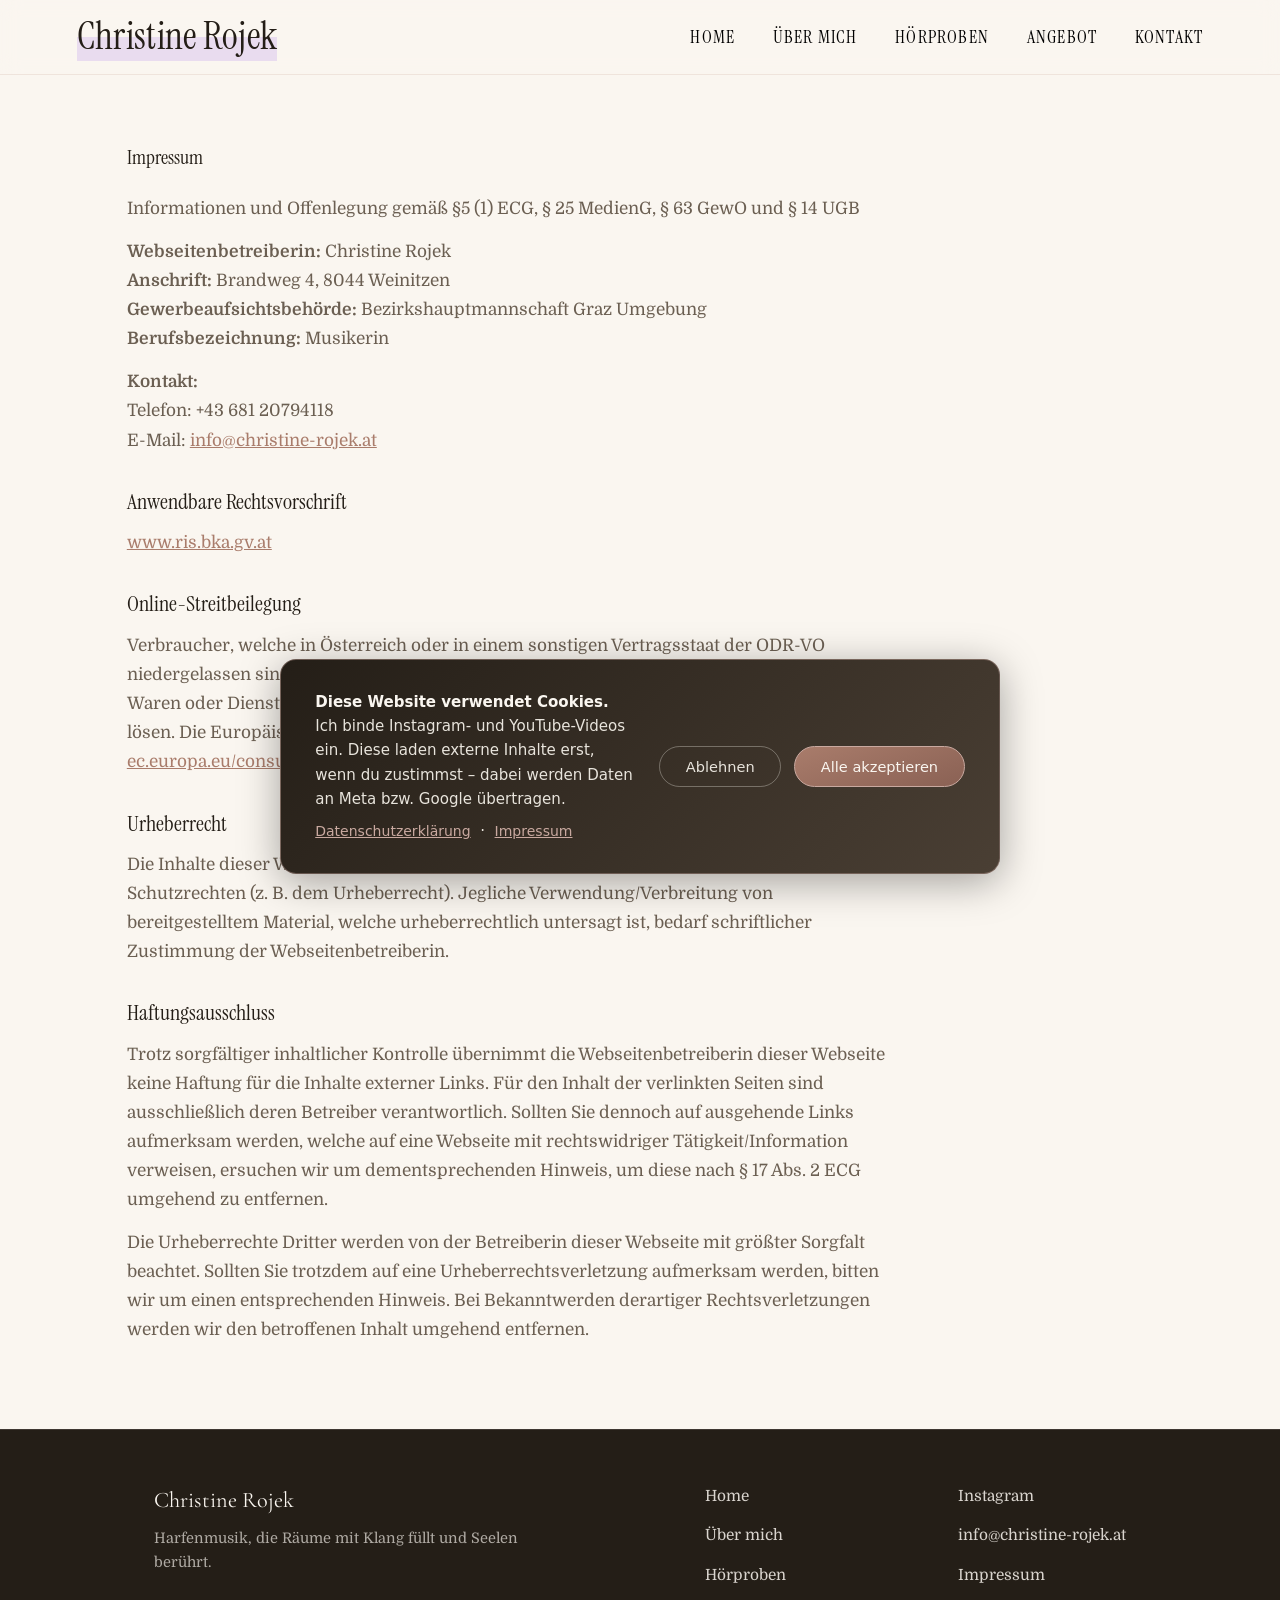
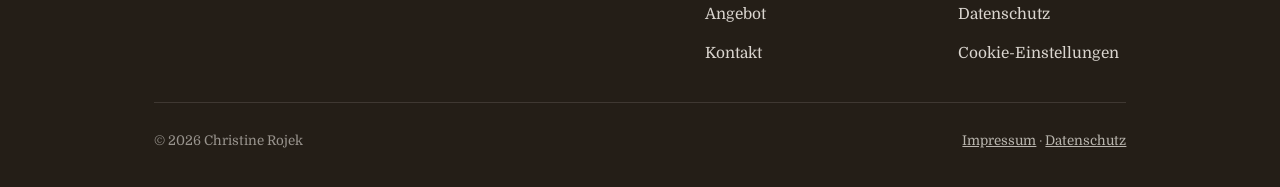
<file: impressum.html>
<!DOCTYPE html>
<html lang="de">
<head>
<meta charset="UTF-8">
<meta name="viewport" content="width=device-width, initial-scale=1.0">
<title>Impressum – Christine Rojek</title>
<link rel="stylesheet" href="css/style.css">
<script src="js/cookie-banner.js"></script>
</head>
<body>

<header class="site-header">
  <a href="index.html" class="site-header__name"><span class="site-header__name-highlight">Christine Rojek</span></a>
  <nav class="site-nav">
    <ul class="site-nav__list">
      <li><a href="index.html">Home</a></li>
      <li><a href="ueber-mich.html">Über mich</a></li>
      <li><a href="hoerproben.html">Hörproben</a></li>
      <li><a href="angebot.html">Angebot</a></li>
      <li><a href="kontakt.html">Kontakt</a></li>
    </ul>
  </nav>
  <button class="nav-toggle" aria-expanded="false" aria-label="Menü öffnen"><span></span></button>
</header>

<section class="section">
  <div class="container">
    <article class="legal">
      <h1>Impressum</h1>
      <p>Informationen und Offenlegung gemäß §5 (1) ECG, § 25 MedienG, § 63 GewO und § 14 UGB</p>

      <p><strong>Webseitenbetreiberin:</strong> Christine Rojek<br>
      <strong>Anschrift:</strong> Brandweg 4, 8044 Weinitzen<br>
      <strong>Gewerbeaufsichtsbehörde:</strong> Bezirkshauptmannschaft Graz Umgebung<br>
      <strong>Berufsbezeichnung:</strong> Musikerin</p>

      <p><strong>Kontakt:</strong><br>
      Telefon: +43 681 20794118<br>
      E-Mail: <a href="mailto:info@christine-rojek.at">info@christine-rojek.at</a></p>

      <h2>Anwendbare Rechtsvorschrift</h2>
      <p><a href="https://www.ris.bka.gv.at" target="_blank" rel="noopener">www.ris.bka.gv.at</a></p>

      <h2>Online-Streitbeilegung</h2>
      <p>Verbraucher, welche in Österreich oder in einem sonstigen Vertragsstaat der ODR-VO niedergelassen sind, haben die Möglichkeit, Probleme bezüglich dem entgeltlichen Kauf von Waren oder Dienstleistungen im Rahmen einer Online-Streitbeilegung (nach OS, AStG) zu lösen. Die Europäische Kommission stellt eine Plattform hierfür bereit: <a href="https://ec.europa.eu/consumers/odr" target="_blank" rel="noopener">ec.europa.eu/consumers/odr</a></p>

      <h2>Urheberrecht</h2>
      <p>Die Inhalte dieser Webseite unterliegen, soweit dies rechtlich möglich ist, diversen Schutzrechten (z. B. dem Urheberrecht). Jegliche Verwendung/Verbreitung von bereitgestelltem Material, welche urheberrechtlich untersagt ist, bedarf schriftlicher Zustimmung der Webseitenbetreiberin.</p>

      <h2>Haftungsausschluss</h2>
      <p>Trotz sorgfältiger inhaltlicher Kontrolle übernimmt die Webseitenbetreiberin dieser Webseite keine Haftung für die Inhalte externer Links. Für den Inhalt der verlinkten Seiten sind ausschließlich deren Betreiber verantwortlich. Sollten Sie dennoch auf ausgehende Links aufmerksam werden, welche auf eine Webseite mit rechtswidriger Tätigkeit/Information verweisen, ersuchen wir um dementsprechenden Hinweis, um diese nach § 17 Abs. 2 ECG umgehend zu entfernen.</p>
      <p>Die Urheberrechte Dritter werden von der Betreiberin dieser Webseite mit größter Sorgfalt beachtet. Sollten Sie trotzdem auf eine Urheberrechtsverletzung aufmerksam werden, bitten wir um einen entsprechenden Hinweis. Bei Bekanntwerden derartiger Rechtsverletzungen werden wir den betroffenen Inhalt umgehend entfernen.</p>
    </article>
  </div>
</section>

<footer class="site-footer">
  <div class="container">
    <div class="site-footer__top">
      <div>
        <div class="site-footer__brand">Christine Rojek</div>
        <p class="site-footer__tagline">Harfenmusik, die Räume mit Klang füllt und Seelen berührt.</p>
      </div>
      <nav>
        <ul>
          <li><a href="index.html">Home</a></li>
          <li><a href="ueber-mich.html">Über mich</a></li>
          <li><a href="hoerproben.html">Hörproben</a></li>
          <li><a href="angebot.html">Angebot</a></li>
          <li><a href="kontakt.html">Kontakt</a></li>
        </ul>
      </nav>
      <nav>
        <ul>
          <li><a href="https://www.instagram.com/christineroj/" target="_blank" rel="noopener">Instagram</a></li>
          <li><a href="mailto:info@christine-rojek.at">info@christine-rojek.at</a></li>
          <li><a href="impressum.html">Impressum</a></li>
          <li><a href="datenschutz.html">Datenschutz</a></li>
          <li><a href="#" id="cookie-settings">Cookie-Einstellungen</a></li>
        </ul>
      </nav>
    </div>
    <div class="site-footer__bottom">
      <span>&copy; 2026 Christine Rojek</span>
      <span><a href="impressum.html">Impressum</a> &middot; <a href="datenschutz.html">Datenschutz</a></span>
    </div>
  </div>
</footer>

<script src="js/nav.js"></script>
</body>
</html>
</file>
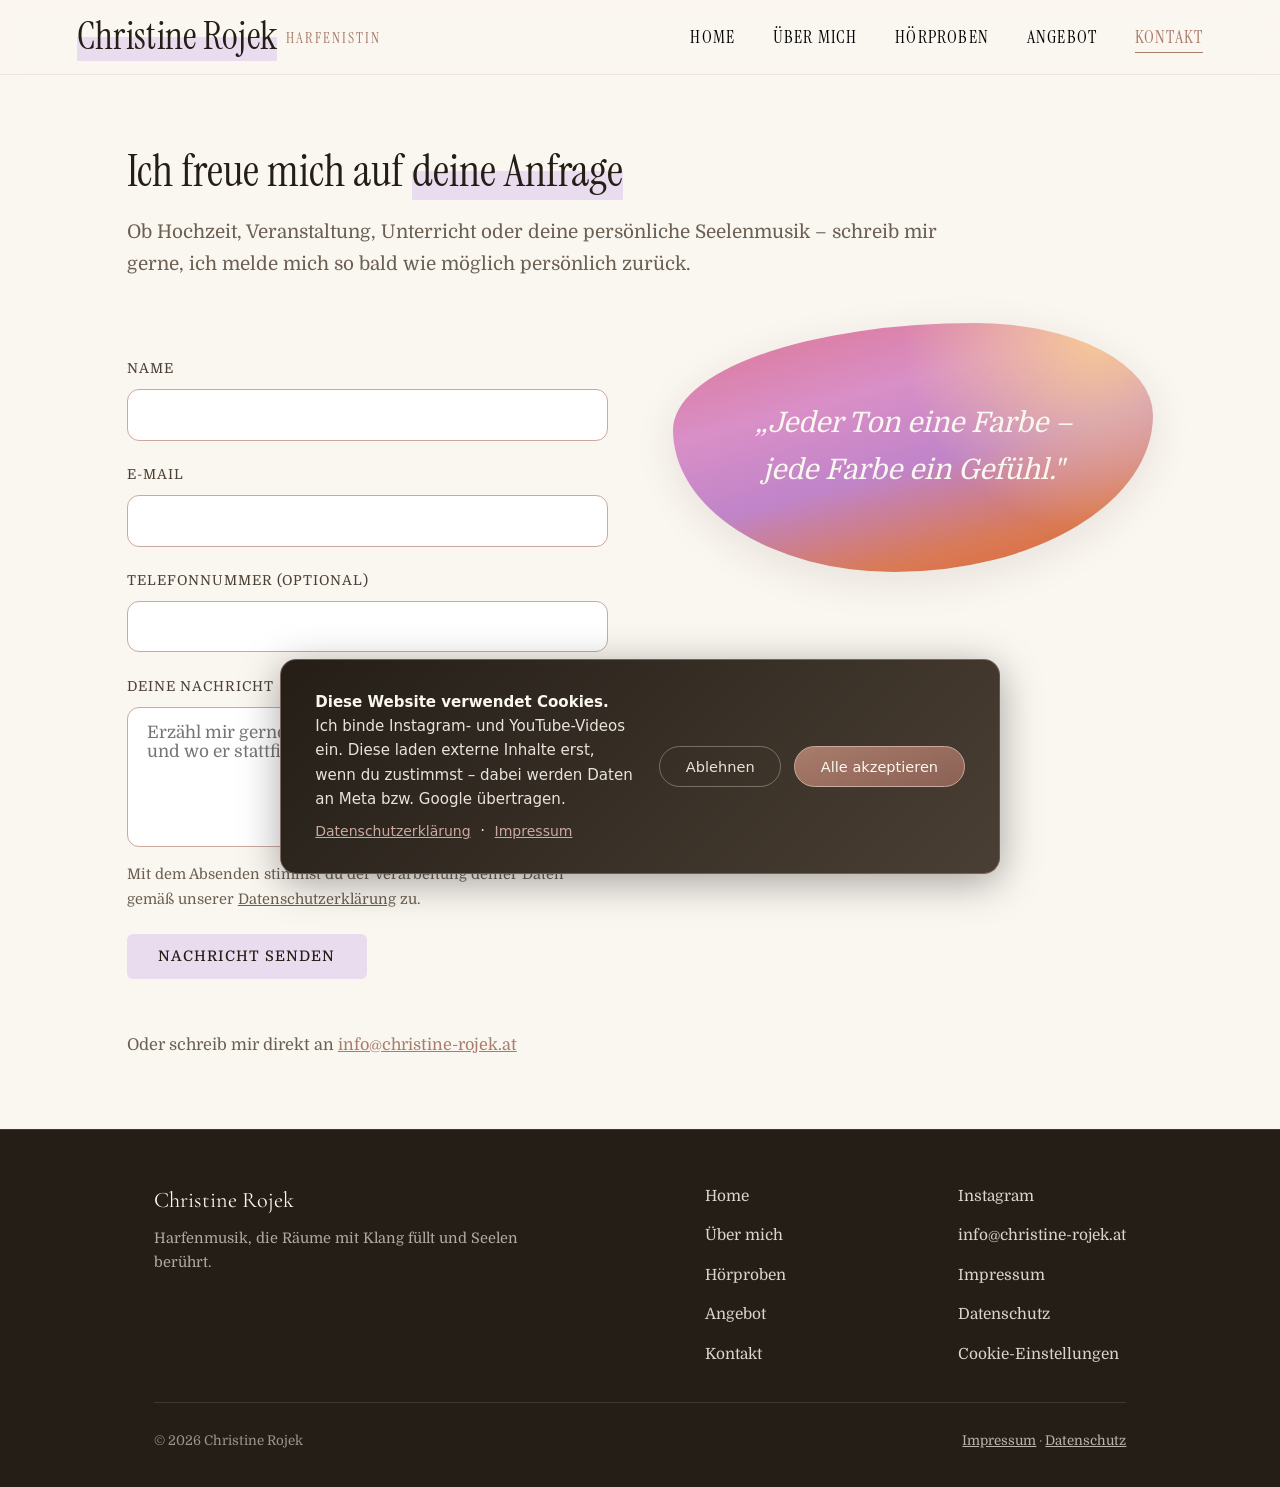
<file: kontakt.html>
<!DOCTYPE html>
<html lang="de">
<head>
<meta charset="UTF-8">
<meta name="viewport" content="width=device-width, initial-scale=1.0">
<title>Kontakt & Buchungsanfrage | Harfenistin Christine Rojek</title>
<meta name="description" content="Du möchtest Christine Rojek für deine Hochzeit, Veranstaltung oder einen besonderen Moment anfragen? Nimm hier persönlich Kontakt auf.">
<link rel="canonical" href="https://christine-rojek.at/kontakt.html">
<meta property="og:type" content="website">
<meta property="og:locale" content="de_AT">
<meta property="og:site_name" content="Christine Rojek">
<meta property="og:title" content="Kontakt & Buchungsanfrage | Harfenistin Christine Rojek">
<meta property="og:description" content="Du möchtest Christine Rojek für deine Hochzeit, Veranstaltung oder einen besonderen Moment anfragen? Nimm hier persönlich Kontakt auf.">
<meta property="og:image" content="https://christine-rojek.at/img/hero-forest.jpg">
<meta property="og:url" content="https://christine-rojek.at/kontakt.html">
<meta name="twitter:card" content="summary_large_image">
<link rel="stylesheet" href="css/style.css">
<script src="js/cookie-banner.js"></script>
</head>
<body>

<header class="site-header">
  <a href="index.html" class="site-header__name"><span class="site-header__name-highlight">Christine Rojek</span><span class="site-header__jobtitle">Harfenistin</span></a>
  <nav class="site-nav">
    <ul class="site-nav__list">
      <li><a href="index.html">Home</a></li>
      <li><a href="ueber-mich.html">Über mich</a></li>
      <li><a href="hoerproben.html">Hörproben</a></li>
      <li><a href="angebot.html">Angebot</a></li>
      <li><a href="kontakt.html" aria-current="page">Kontakt</a></li>
    </ul>
  </nav>
  <button class="nav-toggle" aria-expanded="false" aria-label="Menü öffnen"><span></span></button>
</header>

<section class="section">
  <div class="container">
    <h1 class="section-title">Ich freue mich auf <span class="text-highlight">deine Anfrage</span></h1>
    <p class="lede">Ob Hochzeit, Veranstaltung, Unterricht oder deine persönliche Seelenmusik – schreib mir gerne, ich melde mich so bald wie möglich persönlich zurück.</p>

    <div class="split" style="align-items: start; margin-top: 2.5rem;">
      <form class="form" action="https://submit-form.com/7ls05qIWC" method="POST">
        <input type="text" name="_honeypot" style="display:none" tabindex="-1" autocomplete="off">

        <div class="form-row">
          <label for="name">Name</label>
          <input type="text" id="name" name="Name" required>
        </div>

        <div class="form-row">
          <label for="email">E-Mail</label>
          <input type="email" id="email" name="Email" required>
        </div>

        <div class="form-row">
          <label for="phone">Telefonnummer (optional)</label>
          <input type="tel" id="phone" name="Telefon" autocomplete="tel">
        </div>

        <div class="form-row">
          <label for="message">Deine Nachricht</label>
          <textarea id="message" name="Nachricht" required placeholder="Erzähl mir gerne, um welchen Anlass es geht, wann und wo er stattfindet, und was dir wichtig ist."></textarea>
        </div>

        <p class="form-note">Mit dem Absenden stimmst du der Verarbeitung deiner Daten gemäß unserer <a href="datenschutz.html" style="text-decoration:underline;">Datenschutzerklärung</a> zu.</p>

        <p class="form-status" role="status" aria-live="polite"></p>

        <div>
          <button type="submit" class="btn btn--lavender">Nachricht senden</button>
        </div>
      </form>

      <div class="bubble" style="margin-left: auto; max-width: 480px; padding: clamp(3rem, 6vw, 4.5rem); background: var(--gradient-hero);">
        <p style="color: var(--cream); font-size: clamp(1.3rem, 2.2vw, 1.7rem);">„Jeder Ton eine Farbe – jede Farbe ein Gefühl."</p>
      </div>
    </div>

    <div style="margin-top: 3rem; color: var(--text-soft); font-size: 0.95rem;">
      <p>Oder schreib mir direkt an <a href="mailto:info@christine-rojek.at" style="text-decoration:underline; color: var(--terracotta); white-space: nowrap;">info@christine-rojek.at</a></p>
    </div>
  </div>
</section>

<footer class="site-footer">
  <div class="container">
    <div class="site-footer__top">
      <div>
        <div class="site-footer__brand">Christine Rojek</div>
        <p class="site-footer__tagline">Harfenmusik, die Räume mit Klang füllt und Seelen berührt.</p>
      </div>
      <nav>
        <ul>
          <li><a href="index.html">Home</a></li>
          <li><a href="ueber-mich.html">Über mich</a></li>
          <li><a href="hoerproben.html">Hörproben</a></li>
          <li><a href="angebot.html">Angebot</a></li>
          <li><a href="kontakt.html">Kontakt</a></li>
        </ul>
      </nav>
      <nav>
        <ul>
          <li><a href="https://www.instagram.com/christineroj/" target="_blank" rel="noopener">Instagram</a></li>
          <li><a href="mailto:info@christine-rojek.at">info@christine-rojek.at</a></li>
          <li><a href="impressum.html">Impressum</a></li>
          <li><a href="datenschutz.html">Datenschutz</a></li>
          <li><a href="#" id="cookie-settings">Cookie-Einstellungen</a></li>
        </ul>
      </nav>
    </div>
    <div class="site-footer__bottom">
      <span>&copy; 2026 Christine Rojek</span>
      <span><a href="impressum.html">Impressum</a> &middot; <a href="datenschutz.html">Datenschutz</a></span>
    </div>
  </div>
</footer>

<script src="js/nav.js"></script>
<script src="js/contact-form.js"></script>
</body>
</html>
</file>
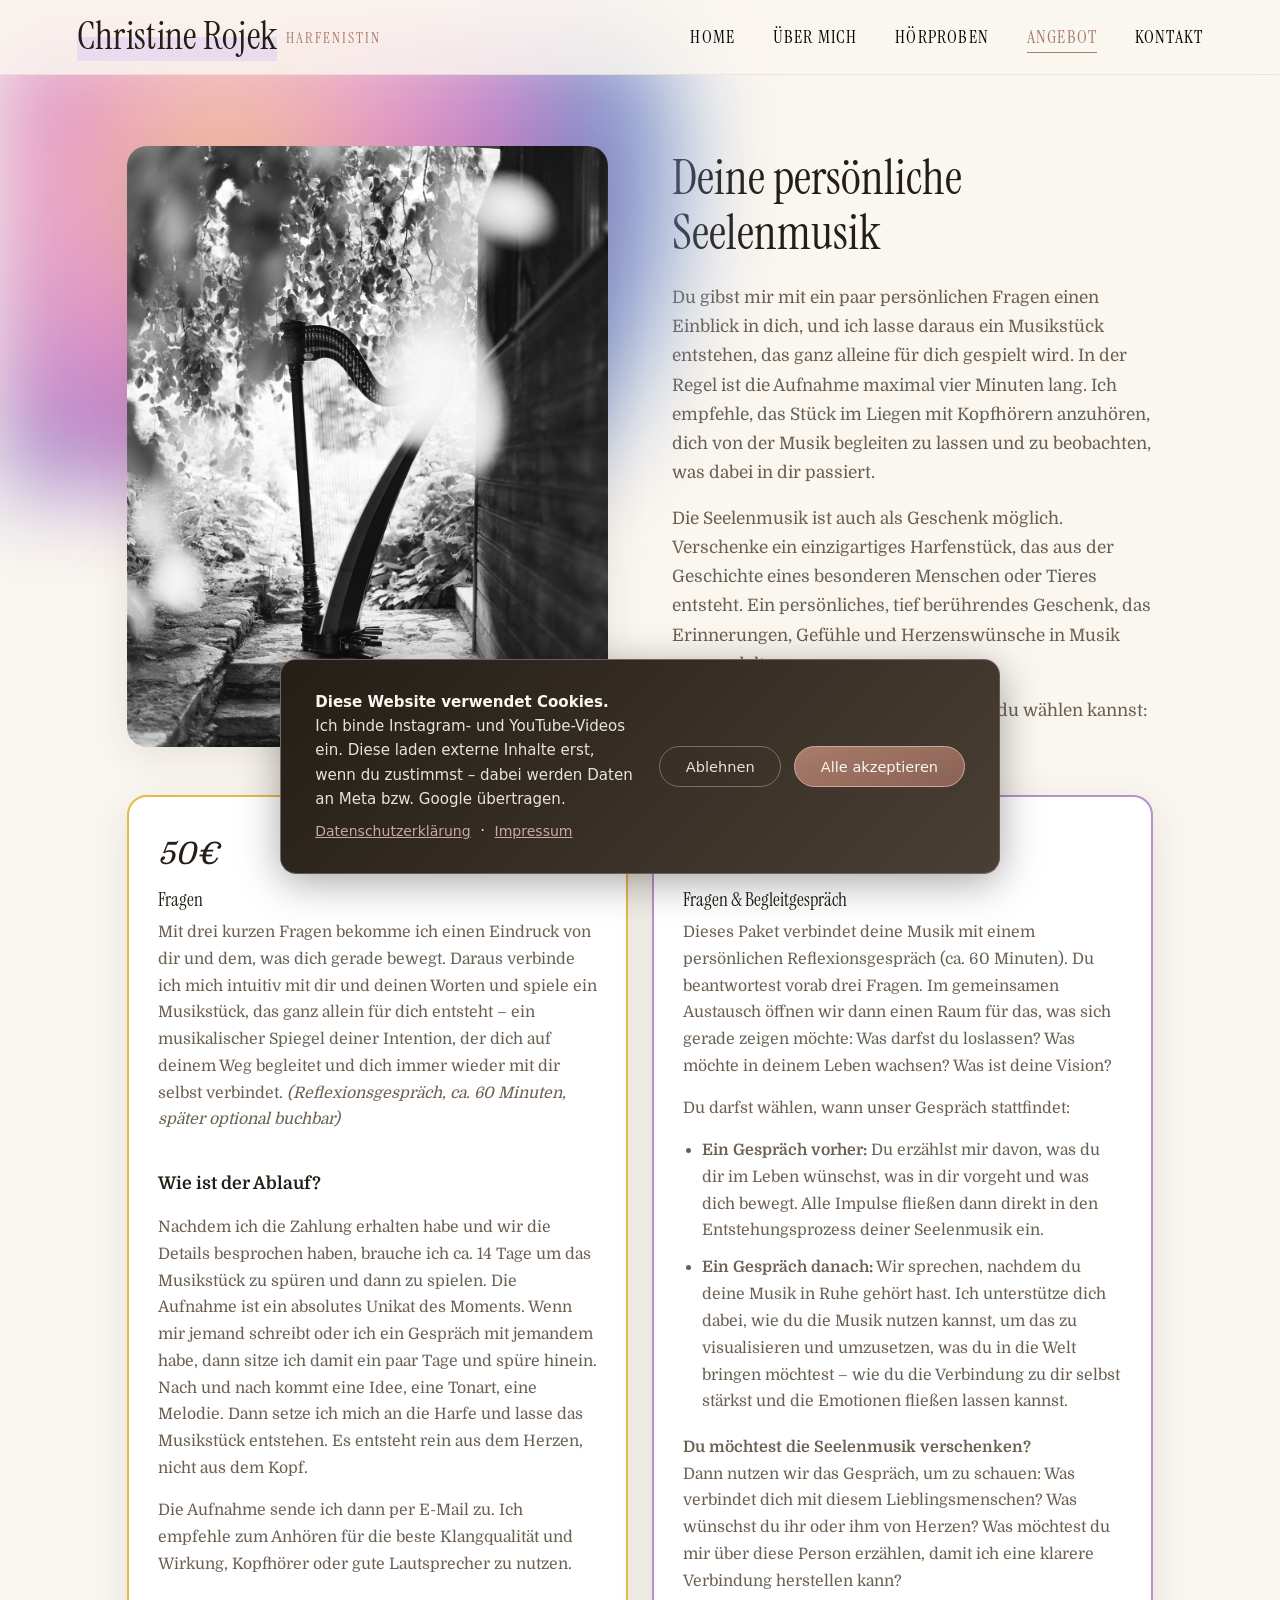
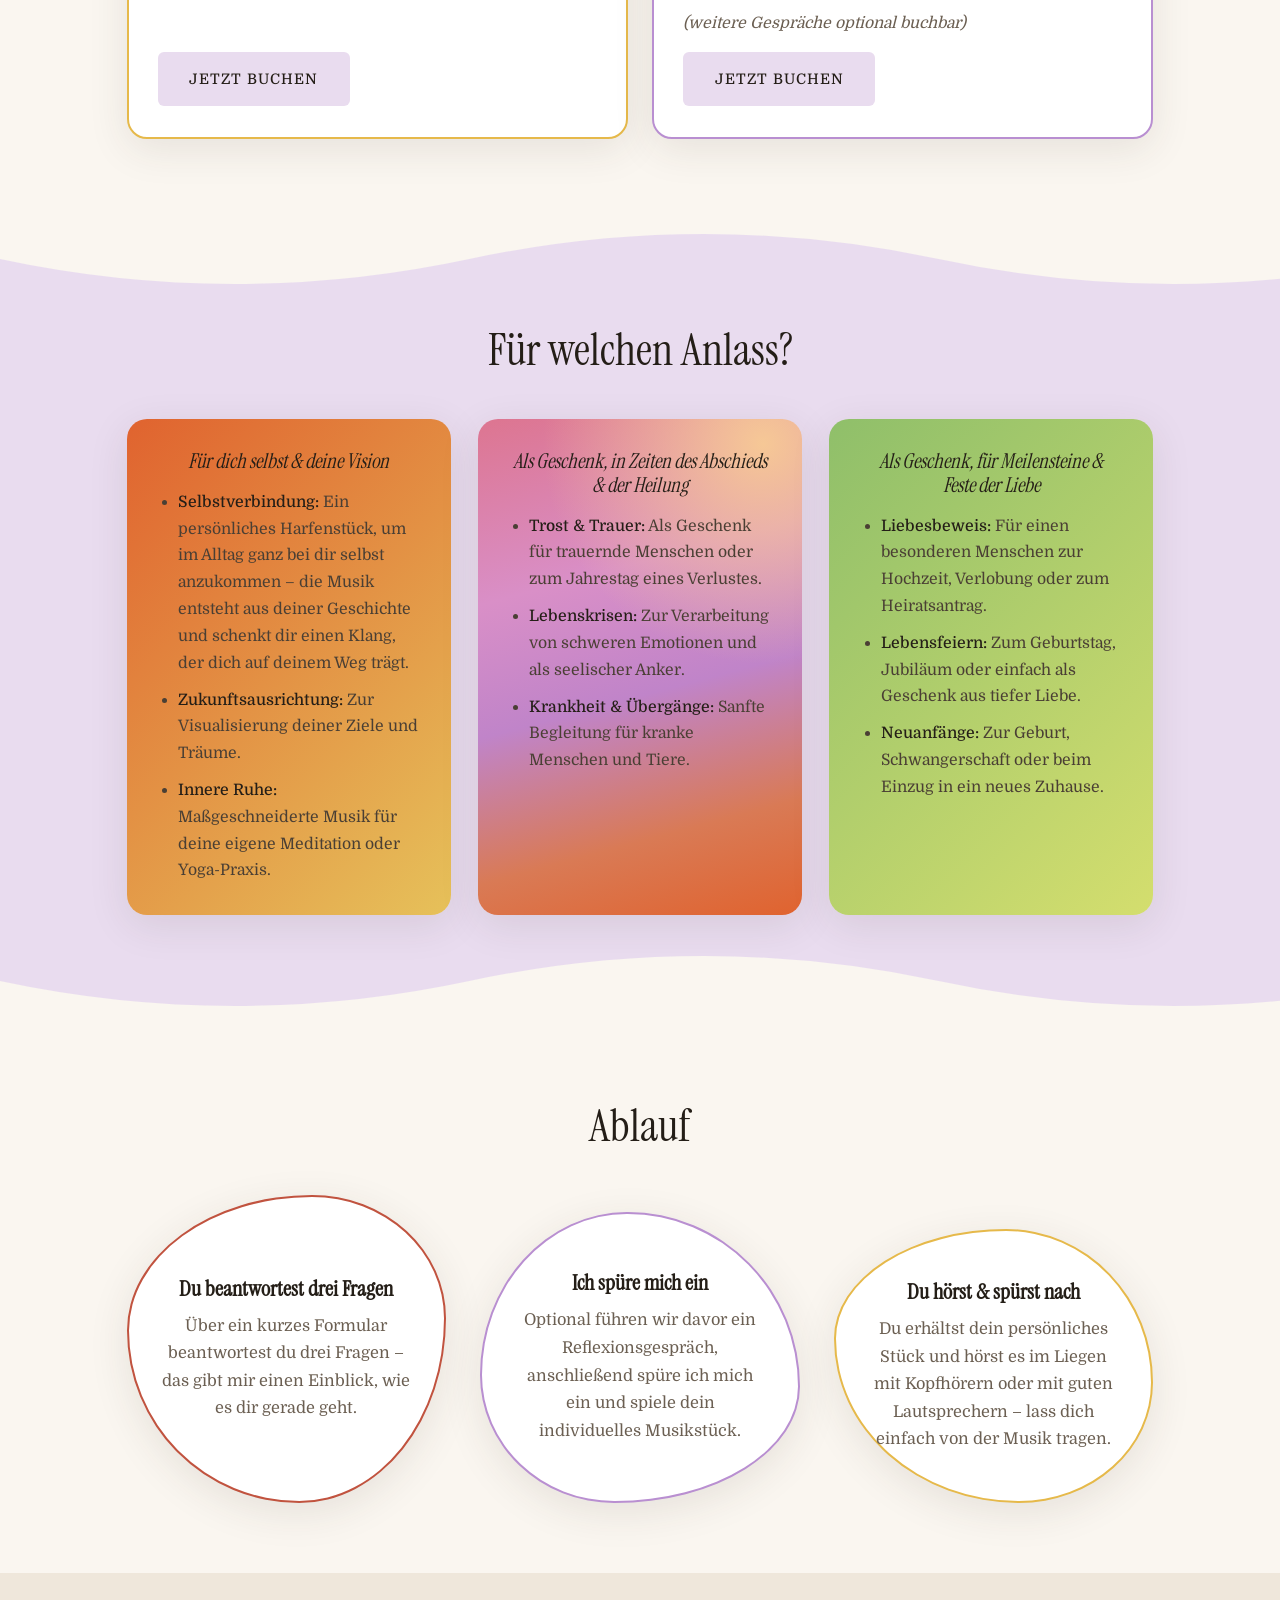
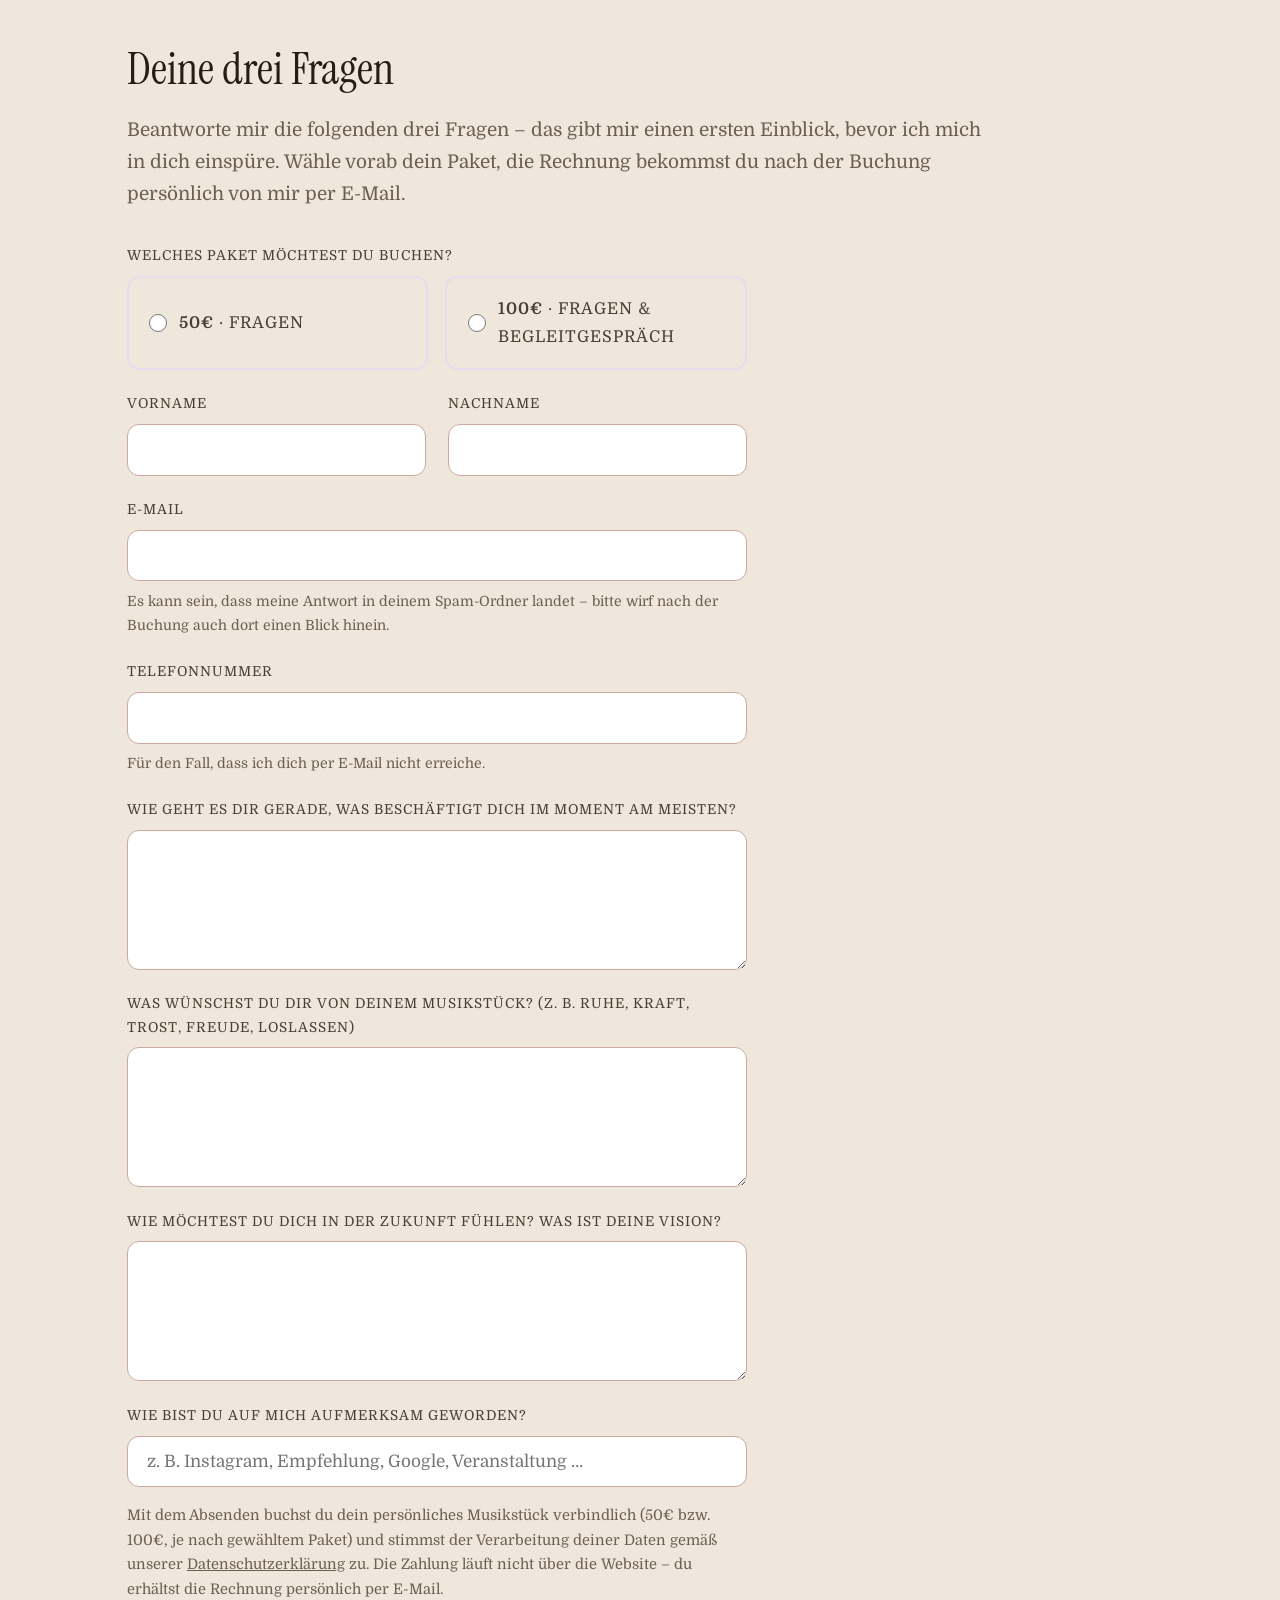
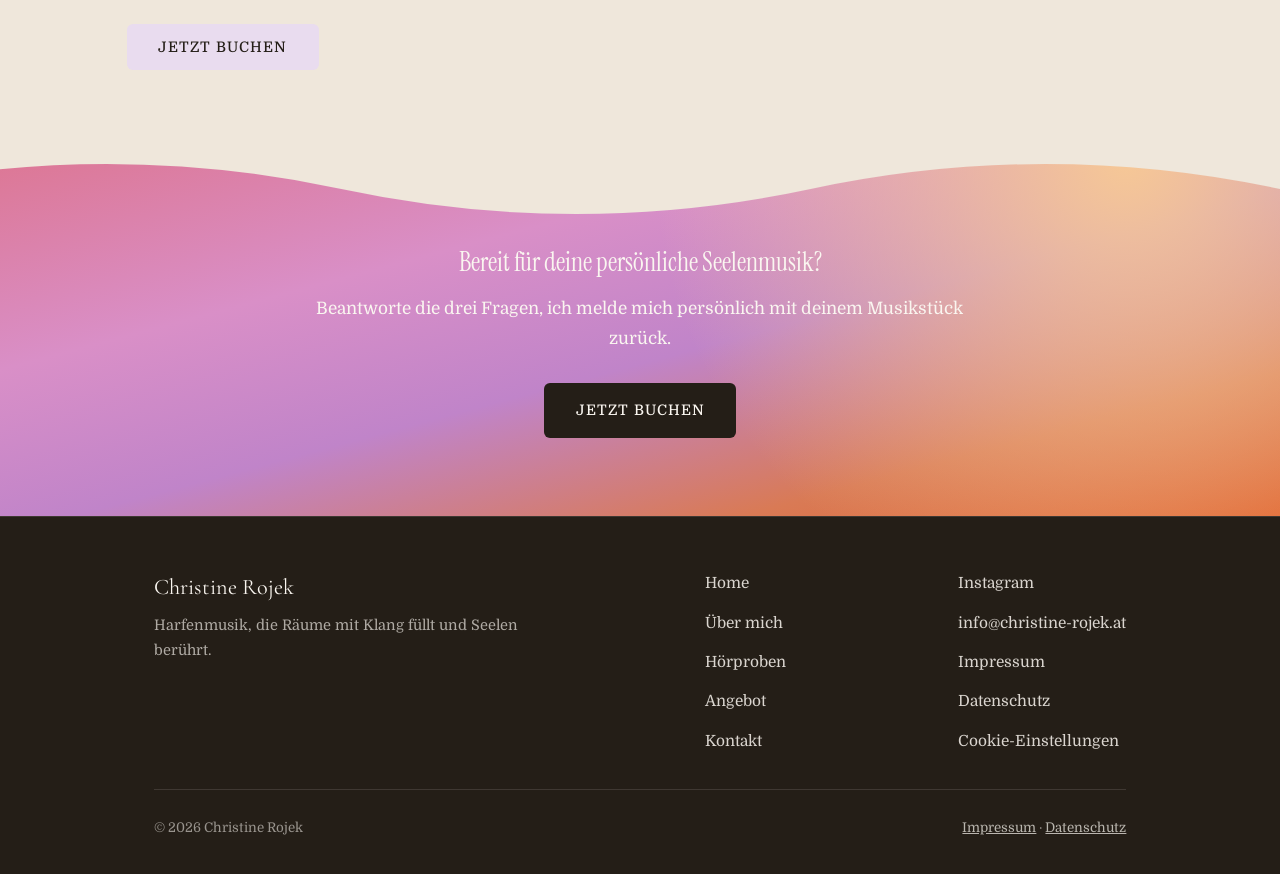
<file: seelenmusik.html>
<!DOCTYPE html>
<html lang="de">
<head>
<meta charset="UTF-8">
<meta name="viewport" content="width=device-width, initial-scale=1.0">
<title>Persönliche Seelenmusik mit Harfe | Christine Rojek</title>
<meta name="description" content="Deine persönliche Seelenmusik: Christine Rojek verwandelt deine Geschichte und Stimmung in ein individuelles Musikstück auf der Harfe.">
<link rel="canonical" href="https://christine-rojek.at/seelenmusik.html">
<meta property="og:type" content="website">
<meta property="og:locale" content="de_AT">
<meta property="og:site_name" content="Christine Rojek">
<meta property="og:title" content="Persönliche Seelenmusik mit Harfe | Christine Rojek">
<meta property="og:description" content="Deine persönliche Seelenmusik: Christine Rojek verwandelt deine Geschichte und Stimmung in ein individuelles Musikstück auf der Harfe.">
<meta property="og:image" content="https://christine-rojek.at/img/bw-steps.jpg">
<meta property="og:url" content="https://christine-rojek.at/seelenmusik.html">
<meta name="twitter:card" content="summary_large_image">
<link rel="stylesheet" href="css/style.css">
<script src="js/cookie-banner.js"></script>
</head>
<body>

<header class="site-header">
  <a href="index.html" class="site-header__name"><span class="site-header__name-highlight">Christine Rojek</span><span class="site-header__jobtitle">Harfenistin</span></a>
  <nav class="site-nav">
    <ul class="site-nav__list">
      <li><a href="index.html">Home</a></li>
      <li><a href="ueber-mich.html">Über mich</a></li>
      <li><a href="hoerproben.html">Hörproben</a></li>
      <li><a href="angebot.html" aria-current="page">Angebot</a></li>
      <li><a href="kontakt.html">Kontakt</a></li>
    </ul>
  </nav>
  <button class="nav-toggle" aria-expanded="false" aria-label="Menü öffnen"><span></span></button>
</header>

<section class="section">
  <div class="container">
    <div class="split">
      <div class="photo-glow"></div>
      <div class="split__media">
        <img src="img/bw-steps.jpg" alt="Christine Rojek mit ihrer Harfe">
      </div>
      <div class="split__content">
        <h1 style="font-size: clamp(2rem, 4vw, 2.8rem); margin-bottom: 1.3rem;">Deine persönliche Seelenmusik</h1>
        <p>Du gibst mir mit ein paar persönlichen Fragen einen Einblick in dich, und ich lasse daraus ein Musikstück entstehen, das ganz alleine für dich gespielt wird. In der Regel ist die Aufnahme maximal vier Minuten lang. Ich empfehle, das Stück im Liegen mit Kopfhörern anzuhören, dich von der Musik begleiten zu lassen und zu beobachten, was dabei in dir passiert.</p>
        <p>Die Seelenmusik ist auch als Geschenk möglich. Verschenke ein einzigartiges Harfenstück, das aus der Geschichte eines besonderen Menschen oder Tieres entsteht. Ein persönliches, tief berührendes Geschenk, das Erinnerungen, Gefühle und Herzenswünsche in Musik verwandelt.</p>
        <p>Es gibt hier bewusst zwei Optionen, die du wählen kannst:</p>
      </div>
    </div>

    <div class="seelenmusik-options">
      <div class="seelenmusik-option seelenmusik-option--basic">
        <span class="seelenmusik-option__price">50€</span>
        <h3>Fragen</h3>
        <p>Mit drei kurzen Fragen bekomme ich einen Eindruck von dir und dem, was dich gerade bewegt. Daraus verbinde ich mich intuitiv mit dir und deinen Worten und spiele ein Musikstück, das ganz allein für dich entsteht – ein musikalischer Spiegel deiner Intention, der dich auf deinem Weg begleitet und dich immer wieder mit dir selbst verbindet. <em>(Reflexionsgespräch, ca. 60 Minuten, später optional buchbar)</em></p>
        <p class="seelenmusik-option__subhead">Wie ist der Ablauf?</p>
        <p>Nachdem ich die Zahlung erhalten habe und wir die Details besprochen haben, brauche ich ca. 14 Tage um das Musikstück zu spüren und dann zu spielen. Die Aufnahme ist ein absolutes Unikat des Moments. Wenn mir jemand schreibt oder ich ein Gespräch mit jemandem habe, dann sitze ich damit ein paar Tage und spüre hinein. Nach und nach kommt eine Idee, eine Tonart, eine Melodie. Dann setze ich mich an die Harfe und lasse das Musikstück entstehen. Es entsteht rein aus dem Herzen, nicht aus dem Kopf.</p>
        <p>Die Aufnahme sende ich dann per E-Mail zu. Ich empfehle zum Anhören für die beste Klangqualität und Wirkung, Kopfhörer oder gute Lautsprecher zu nutzen.</p>
        <a href="#buchen" class="btn btn--lavender" data-pkg="50">Jetzt buchen</a>
      </div>
      <div class="seelenmusik-option seelenmusik-option--plus">
        <span class="seelenmusik-option__price">100€</span>
        <h3>Fragen &amp; Begleitgespräch</h3>
        <p>Dieses Paket verbindet deine Musik mit einem persönlichen Reflexionsgespräch (ca. 60 Minuten). Du beantwortest vorab drei Fragen. Im gemeinsamen Austausch öffnen wir dann einen Raum für das, was sich gerade zeigen möchte: Was darfst du loslassen? Was möchte in deinem Leben wachsen? Was ist deine Vision?</p>
        <p>Du darfst wählen, wann unser Gespräch stattfindet:</p>
        <ul>
          <li><strong>Ein Gespräch vorher:</strong> Du erzählst mir davon, was du dir im Leben wünschst, was in dir vorgeht und was dich bewegt. Alle Impulse fließen dann direkt in den Entstehungsprozess deiner Seelenmusik ein.</li>
          <li><strong>Ein Gespräch danach:</strong> Wir sprechen, nachdem du deine Musik in Ruhe gehört hast. Ich unterstütze dich dabei, wie du die Musik nutzen kannst, um das zu visualisieren und umzusetzen, was du in die Welt bringen möchtest – wie du die Verbindung zu dir selbst stärkst und die Emotionen fließen lassen kannst.</li>
        </ul>
        <p><strong>Du möchtest die Seelenmusik verschenken?</strong><br>Dann nutzen wir das Gespräch, um zu schauen: Was verbindet dich mit diesem Lieblingsmenschen? Was wünschst du ihr oder ihm von Herzen? Was möchtest du mir über diese Person erzählen, damit ich eine klarere Verbindung herstellen kann?</p>
        <p><em>(weitere Gespräche optional buchbar)</em></p>
        <a href="#buchen" class="btn btn--lavender" data-pkg="100">Jetzt buchen</a>
      </div>
    </div>
  </div>
</section>

<section class="section section--wave-lavender">
  <div class="container">
    <h2 class="section-title center">Für welchen Anlass?</h2>
    <div class="anlass-grid">
      <div class="anlass-card">
        <h3>Für dich selbst &amp; deine Vision</h3>
        <ul>
          <li><strong>Selbstverbindung:</strong> Ein persönliches Harfenstück, um im Alltag ganz bei dir selbst anzukommen – die Musik entsteht aus deiner Geschichte und schenkt dir einen Klang, der dich auf deinem Weg trägt.</li>
          <li><strong>Zukunftsausrichtung:</strong> Zur Visualisierung deiner Ziele und Träume.</li>
          <li><strong>Innere Ruhe:</strong> Maßgeschneiderte Musik für deine eigene Meditation oder Yoga-Praxis.</li>
        </ul>
      </div>
      <div class="anlass-card">
        <h3>Als Geschenk, in Zeiten des Abschieds &amp; der Heilung</h3>
        <ul>
          <li><strong>Trost &amp; Trauer:</strong> Als Geschenk für trauernde Menschen oder zum Jahrestag eines Verlustes.</li>
          <li><strong>Lebenskrisen:</strong> Zur Verarbeitung von schweren Emotionen und als seelischer Anker.</li>
          <li><strong>Krankheit &amp; Übergänge:</strong> Sanfte Begleitung für kranke Menschen und Tiere.</li>
        </ul>
      </div>
      <div class="anlass-card">
        <h3>Als Geschenk, für Meilensteine &amp; Feste der Liebe</h3>
        <ul>
          <li><strong>Liebesbeweis:</strong> Für einen besonderen Menschen zur Hochzeit, Verlobung oder zum Heiratsantrag.</li>
          <li><strong>Lebensfeiern:</strong> Zum Geburtstag, Jubiläum oder einfach als Geschenk aus tiefer Liebe.</li>
          <li><strong>Neuanfänge:</strong> Zur Geburt, Schwangerschaft oder beim Einzug in ein neues Zuhause.</li>
        </ul>
      </div>
    </div>
  </div>
</section>

<section class="section">
  <div class="container">
    <h2 class="section-title center">Ablauf</h2>
    <div class="steps">
      <div class="step">
        <h3>Du beantwortest drei Fragen</h3>
        <p>Über ein kurzes Formular beantwortest du drei Fragen – das gibt mir einen Einblick, wie es dir gerade geht.</p>
      </div>
      <div class="step">
        <h3>Ich spüre mich ein</h3>
        <p>Optional führen wir davor ein Reflexionsgespräch, anschließend spüre ich mich ein und spiele dein individuelles Musikstück.</p>
      </div>
      <div class="step">
        <h3>Du hörst &amp; spürst nach</h3>
        <p>Du erhältst dein persönliches Stück und hörst es im Liegen mit Kopfhörern oder mit guten Lautsprechern – lass dich einfach von der Musik tragen.</p>
      </div>
    </div>
  </div>
</section>

<section id="buchen" class="section section--alt">
  <div class="container">
    <h2 class="section-title">Deine drei Fragen</h2>
    <p class="lede">Beantworte mir die folgenden drei Fragen – das gibt mir einen ersten Einblick, bevor ich mich in dich einspüre. Wähle vorab dein Paket, die Rechnung bekommst du nach der Buchung persönlich von mir per E-Mail.</p>

    <form class="form" action="https://submit-form.com/7ls05qIWC" method="POST" data-thanks="sm-thanks">
      <input type="text" name="_honeypot" style="display:none" tabindex="-1" autocomplete="off">

      <div class="form-row">
        <label>Welches Paket möchtest du buchen?</label>
        <div class="package-choice">
          <label class="package-choice__option">
            <input type="radio" name="Paket" value="50€ – Fragen" required>
            <span><strong>50€</strong> · Fragen</span>
          </label>
          <label class="package-choice__option">
            <input type="radio" name="Paket" value="100€ – Fragen & Begleitgespräch" required>
            <span><strong>100€</strong> · Fragen &amp; Begleitgespräch</span>
          </label>
        </div>
      </div>

      <div class="form-row-pair">
        <div class="form-row">
          <label for="sm-vorname">Vorname</label>
          <input type="text" id="sm-vorname" name="Vorname" autocomplete="given-name" required>
        </div>
        <div class="form-row">
          <label for="sm-nachname">Nachname</label>
          <input type="text" id="sm-nachname" name="Nachname" autocomplete="family-name" required>
        </div>
      </div>

      <div class="form-row">
        <label for="sm-email">E-Mail</label>
        <input type="email" id="sm-email" name="Email" required>
        <small class="form-hint">Es kann sein, dass meine Antwort in deinem Spam-Ordner landet – bitte wirf nach der Buchung auch dort einen Blick hinein.</small>
      </div>

      <div class="form-row">
        <label for="sm-telefon">Telefonnummer</label>
        <input type="tel" id="sm-telefon" name="Telefon" autocomplete="tel" required>
        <small class="form-hint">Für den Fall, dass ich dich per E-Mail nicht erreiche.</small>
      </div>

      <div class="form-row">
        <label for="sm-frage1">Wie geht es dir gerade, was beschäftigt dich im Moment am meisten?</label>
        <textarea id="sm-frage1" name="Frage 1" required></textarea>
      </div>

      <div class="form-row">
        <label for="sm-frage2">Was wünschst du dir von deinem Musikstück? (z. B. Ruhe, Kraft, Trost, Freude, Loslassen)</label>
        <textarea id="sm-frage2" name="Frage 2" required></textarea>
      </div>

      <div class="form-row">
        <label for="sm-frage3">Wie möchtest du dich in der Zukunft fühlen? Was ist deine Vision?</label>
        <textarea id="sm-frage3" name="Frage 3"></textarea>
      </div>

      <div class="form-row">
        <label for="sm-quelle">Wie bist du auf mich aufmerksam geworden?</label>
        <input type="text" id="sm-quelle" name="Aufmerksam geworden durch" placeholder="z. B. Instagram, Empfehlung, Google, Veranstaltung …">
      </div>

      <p class="form-note">Mit dem Absenden buchst du dein persönliches Musikstück verbindlich (50€ bzw. 100€, je nach gewähltem Paket) und stimmst der Verarbeitung deiner Daten gemäß unserer <a href="datenschutz.html" style="text-decoration:underline;">Datenschutzerklärung</a> zu. Die Zahlung läuft nicht über die Website – du erhältst die Rechnung persönlich per E-Mail.</p>

      <p class="form-status" role="status" aria-live="polite"></p>

      <div>
        <button type="submit" class="btn btn--lavender">Jetzt buchen</button>
      </div>
    </form>

    <div id="sm-thanks" class="form-thanks" role="status" tabindex="-1" hidden>
      <h3>Danke für deine Buchung!</h3>
      <p>Deine Antworten sind bei mir angekommen. Die Rechnung bekommst du persönlich von mir per E-Mail. Falls du in den nächsten Tagen nichts von mir hörst, schau bitte auch in deinem Spam-Ordner nach – dort landet meine E-Mail manchmal.</p>
      <p>Sobald die Zahlung bei mir eingegangen ist, brauche ich ca. 14 Tage, um dein Musikstück zu spüren und zu spielen. Ich melde mich persönlich bei dir.</p>
    </div>
  </div>
</section>

<section class="cta-band cta-band--hero cta-band--no-bottom-wave cta-band--wave-top-beige" style="--wave-x: 100%; padding-top: clamp(6.3rem, 8.3vw, 7.8rem); padding-bottom: clamp(4.1rem, 6.1vw, 5.6rem);">
  <h2>Bereit für deine persönliche Seelenmusik?</h2>
  <p>Beantworte die drei Fragen, ich melde mich persönlich mit deinem Musikstück zurück.</p>
  <a href="#buchen" class="btn btn--dark">Jetzt buchen</a>
</section>

<footer class="site-footer">
  <div class="container">
    <div class="site-footer__top">
      <div>
        <div class="site-footer__brand">Christine Rojek</div>
        <p class="site-footer__tagline">Harfenmusik, die Räume mit Klang füllt und Seelen berührt.</p>
      </div>
      <nav>
        <ul>
          <li><a href="index.html">Home</a></li>
          <li><a href="ueber-mich.html">Über mich</a></li>
          <li><a href="hoerproben.html">Hörproben</a></li>
          <li><a href="angebot.html">Angebot</a></li>
          <li><a href="kontakt.html">Kontakt</a></li>
        </ul>
      </nav>
      <nav>
        <ul>
          <li><a href="https://www.instagram.com/christineroj/" target="_blank" rel="noopener">Instagram</a></li>
          <li><a href="mailto:info@christine-rojek.at">info@christine-rojek.at</a></li>
          <li><a href="impressum.html">Impressum</a></li>
          <li><a href="datenschutz.html">Datenschutz</a></li>
          <li><a href="#" id="cookie-settings">Cookie-Einstellungen</a></li>
        </ul>
      </nav>
    </div>
    <div class="site-footer__bottom">
      <span>&copy; 2026 Christine Rojek</span>
      <span><a href="impressum.html">Impressum</a> &middot; <a href="datenschutz.html">Datenschutz</a></span>
    </div>
  </div>
</footer>

<script src="js/nav.js"></script>
<script src="js/contact-form.js"></script>
<script>
  document.querySelectorAll('[data-pkg]').forEach(function (btn) {
    btn.addEventListener('click', function () {
      var radio = document.querySelector('input[name="Paket"][value^="' + btn.dataset.pkg + '"]');
      if (radio) radio.checked = true;
    });
  });
</script>
</body>
</html>
</file>
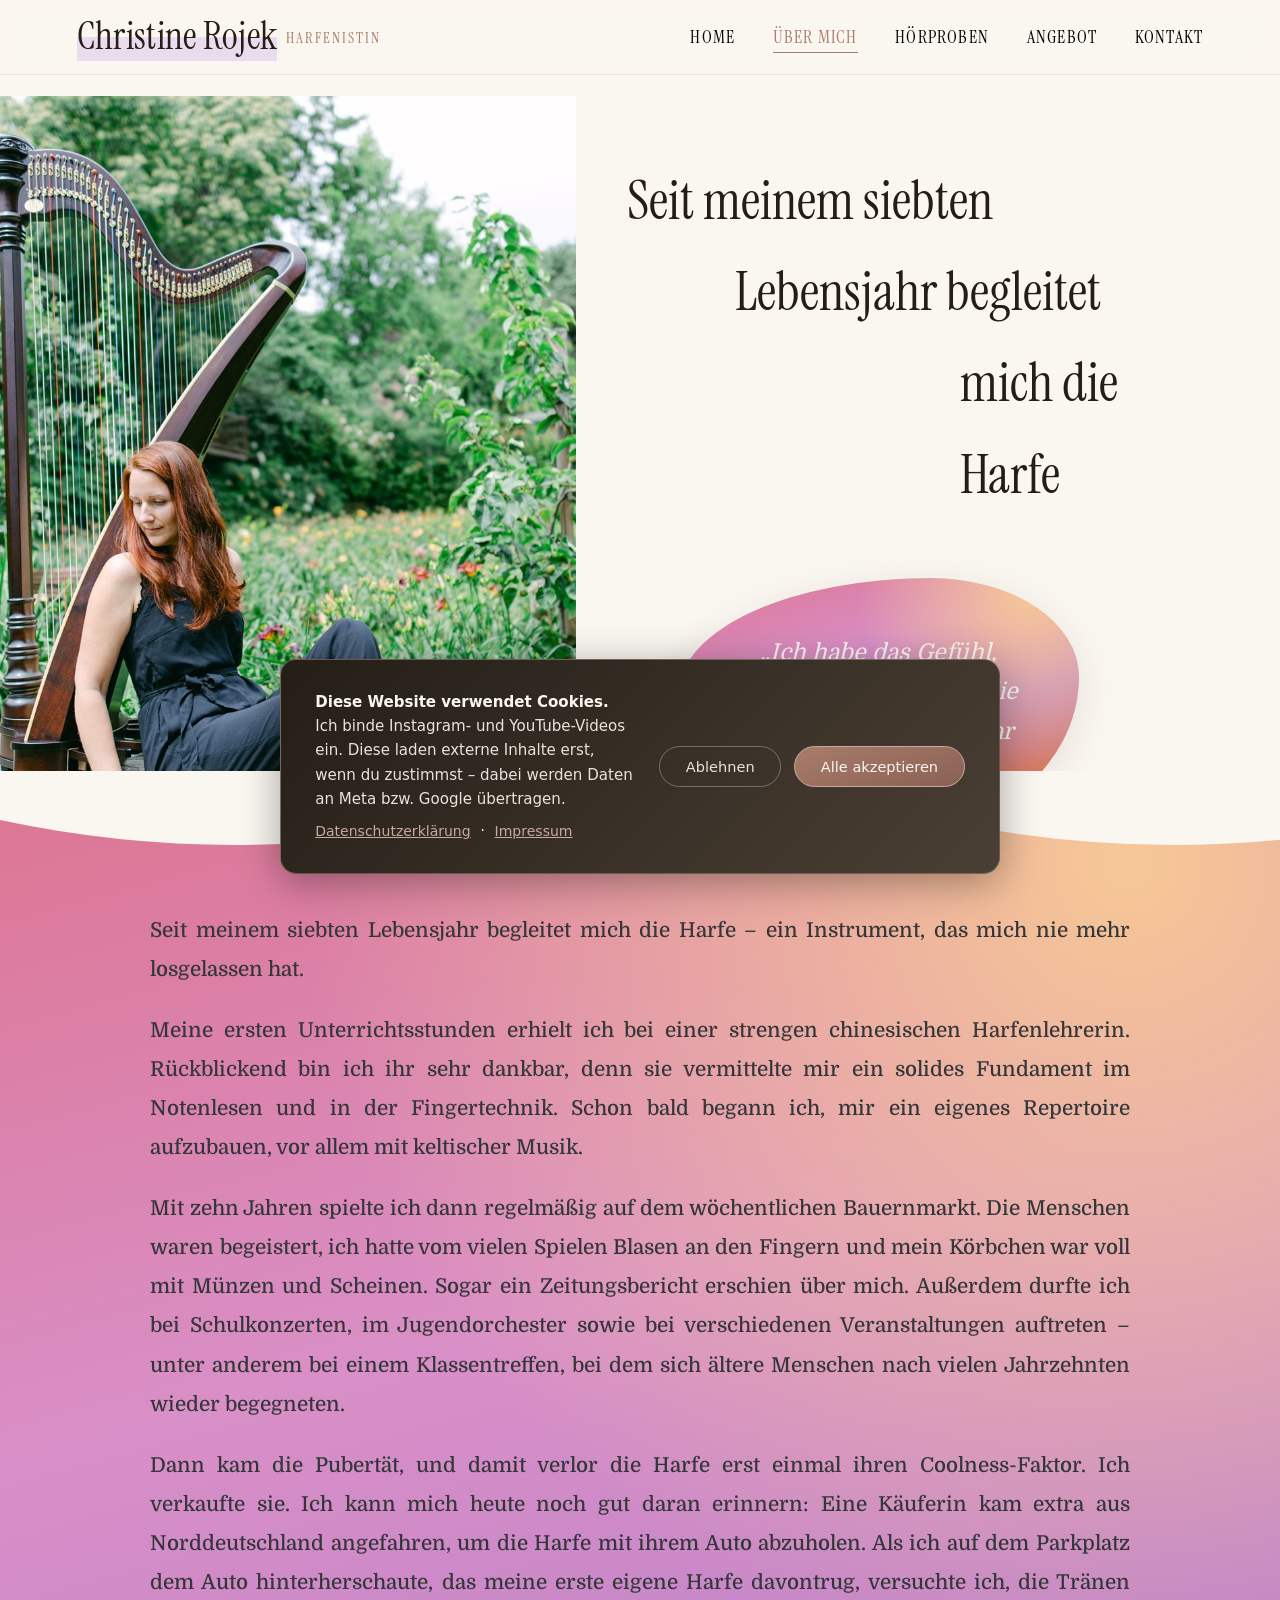
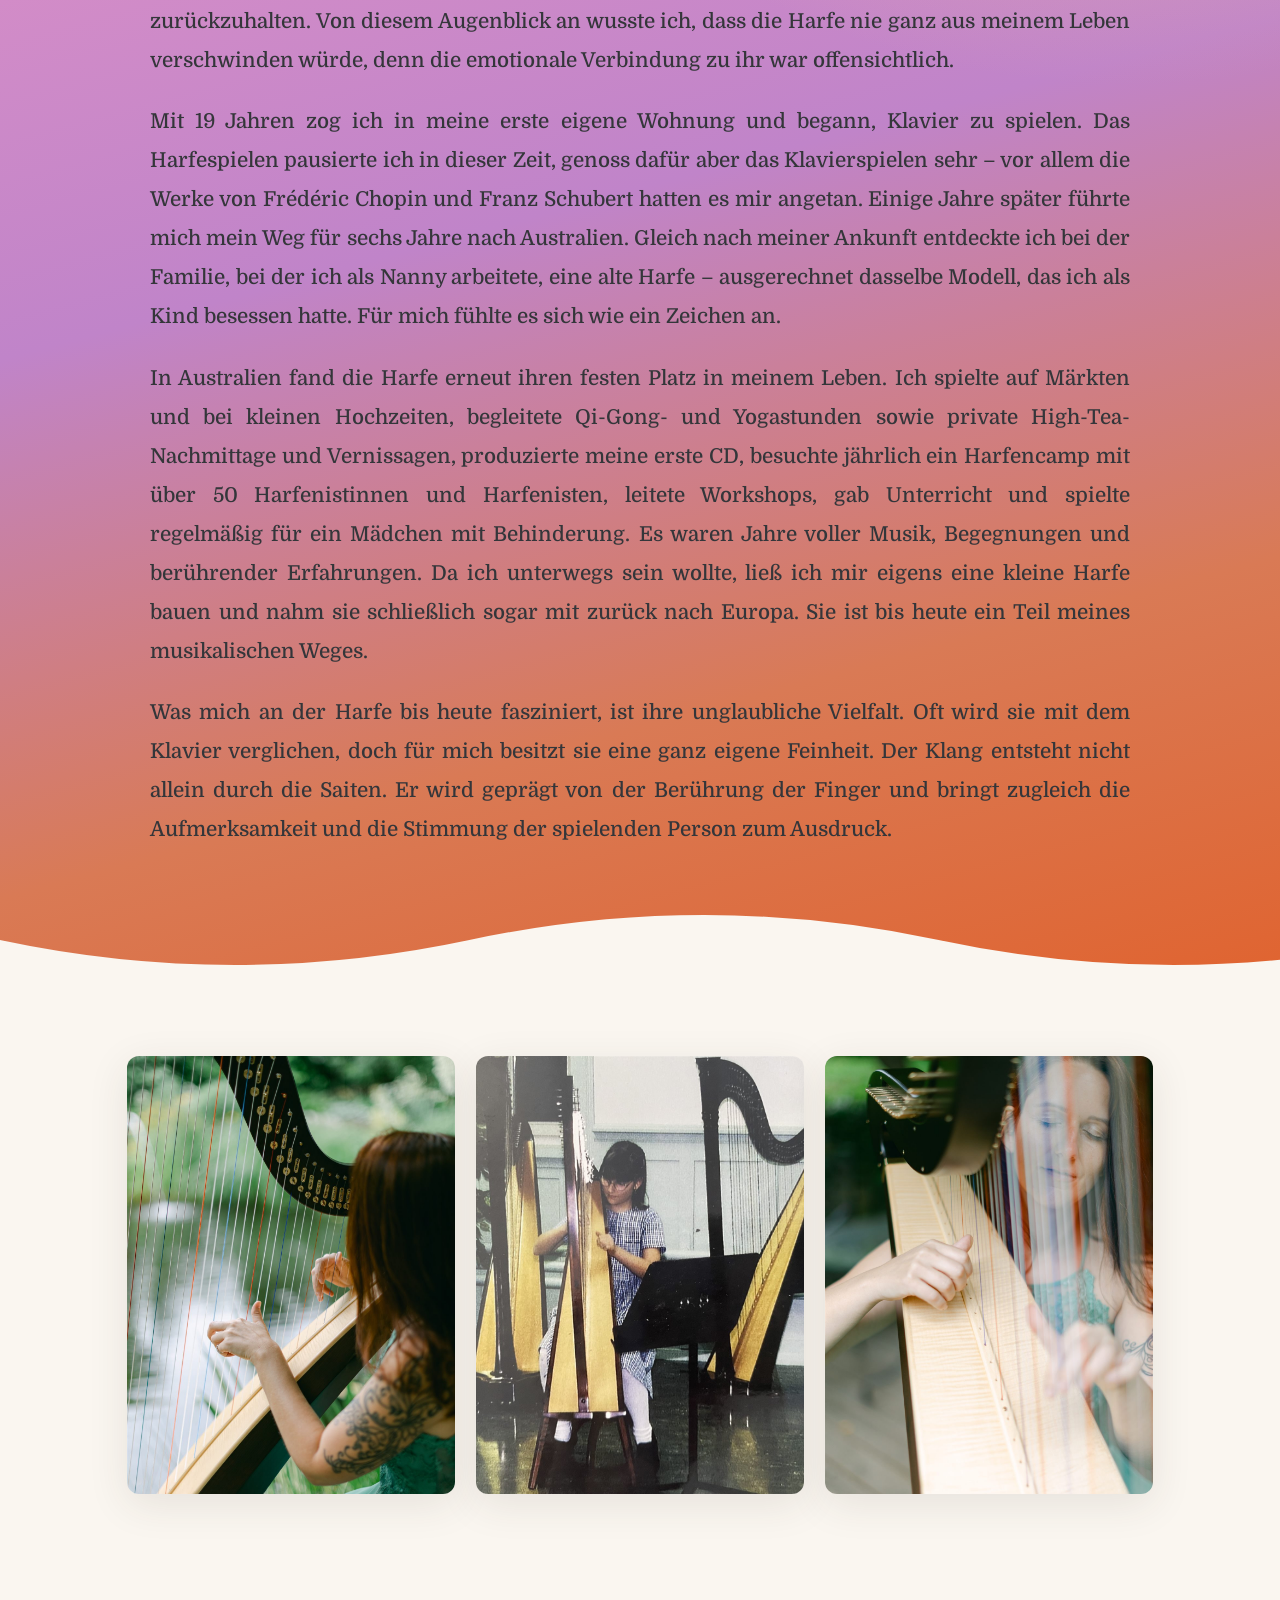
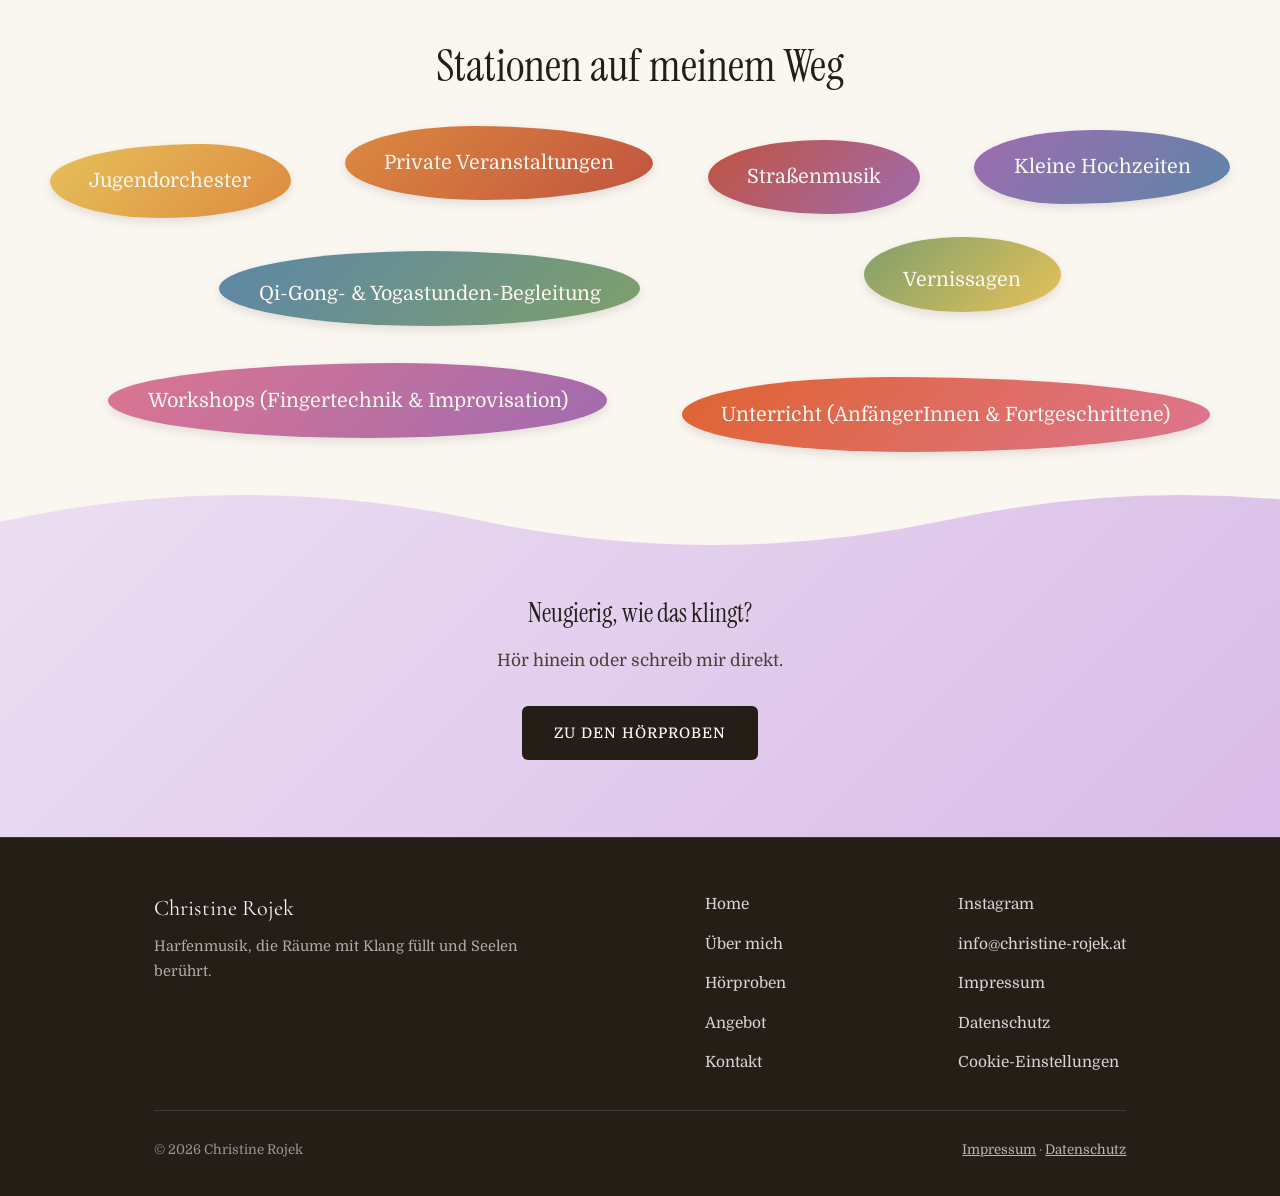
<file: ueber-mich.html>
<!DOCTYPE html>
<html lang="de">
<head>
<meta charset="UTF-8">
<meta name="viewport" content="width=device-width, initial-scale=1.0">
<title>Über Christine Rojek | Harfenistin in Österreich</title>
<meta name="description" content="Lerne Christine Rojek und ihre Verbindung zur Harfe kennen. Harfenmusik mit langjähriger Erfahrung für besondere Momente und Begegnungen.">
<link rel="canonical" href="https://christine-rojek.at/ueber-mich.html">
<meta property="og:type" content="website">
<meta property="og:locale" content="de_AT">
<meta property="og:site_name" content="Christine Rojek">
<meta property="og:title" content="Über Christine Rojek | Harfenistin in Österreich">
<meta property="og:description" content="Lerne Christine Rojek und ihre Verbindung zur Harfe kennen. Harfenmusik mit langjähriger Erfahrung für besondere Momente und Begegnungen.">
<meta property="og:image" content="https://christine-rojek.at/img/wall-portrait.jpg">
<meta property="og:url" content="https://christine-rojek.at/ueber-mich.html">
<meta name="twitter:card" content="summary_large_image">
<link rel="stylesheet" href="css/style.css">
<script src="js/cookie-banner.js"></script>
</head>
<body>

<header class="site-header">
  <a href="index.html" class="site-header__name"><span class="site-header__name-highlight">Christine Rojek</span><span class="site-header__jobtitle">Harfenistin</span></a>
  <nav class="site-nav">
    <ul class="site-nav__list">
      <li><a href="index.html">Home</a></li>
      <li><a href="ueber-mich.html" aria-current="page">Über mich</a></li>
      <li><a href="hoerproben.html">Hörproben</a></li>
      <li><a href="angebot.html">Angebot</a></li>
      <li><a href="kontakt.html">Kontakt</a></li>
    </ul>
  </nav>
  <button class="nav-toggle" aria-expanded="false" aria-label="Menü öffnen"><span></span></button>
</header>

<section style="overflow: hidden; padding-top: 1.2rem;">
  <div class="about-hero">
    <div class="about-hero__photo">
      <img src="img/wall-portrait.jpg" alt="Christine Rojek sitzt nachdenklich neben ihrer Harfe">
    </div>
    <div class="about-hero__content">
      <h1 class="section-title about-hero__title" style="font-size: clamp(2.3rem, 4.2vw, 3.2rem);">
        <span class="about-hero__title-line">Seit meinem siebten</span>
        <span class="about-hero__title-line about-hero__title-line--2">Lebensjahr begleitet</span>
        <span class="about-hero__title-line about-hero__title-line--3">mich die Harfe</span>
      </h1>
      <div class="bubble" style="background: var(--gradient-hero);">
        <p style="color: var(--cream);">„Ich habe das Gefühl, dass durch die Musik die Farben der Seele hörbar werden."</p>
      </div>
    </div>
  </div>
</section>

<section class="section section--hero-gradient section--wave-top" style="position: relative; overflow: hidden; margin-top: -3px; margin-bottom: -3px;">
  <div class="container" style="position: relative; z-index: 1;">
    <article class="legal bio-text" style="position: relative;">
      <p>Seit meinem siebten Lebensjahr begleitet mich die Harfe – ein Instrument, das mich nie mehr losgelassen hat.</p>

      <p>Meine ersten Unterrichtsstunden erhielt ich bei einer strengen chinesischen Harfenlehrerin. Rückblickend bin ich ihr sehr dankbar, denn sie vermittelte mir ein solides Fundament im Notenlesen und in der Fingertechnik. Schon bald begann ich, mir ein eigenes Repertoire aufzubauen, vor allem mit keltischer Musik.</p>

      <p>Mit zehn Jahren spielte ich dann regelmäßig auf dem wöchentlichen Bauernmarkt. Die Menschen waren begeistert, ich hatte vom vielen Spielen Blasen an den Fingern und mein Körbchen war voll mit Münzen und Scheinen. Sogar ein Zeitungsbericht erschien über mich. Außerdem durfte ich bei Schulkonzerten, im Jugendorchester sowie bei verschiedenen Veranstaltungen auftreten – unter anderem bei einem Klassentreffen, bei dem sich ältere Menschen nach vielen Jahrzehnten wieder begegneten.</p>

      <p>Dann kam die Pubertät, und damit verlor die Harfe erst einmal ihren Coolness-Faktor. Ich verkaufte sie. Ich kann mich heute noch gut daran erinnern: Eine Käuferin kam extra aus Norddeutschland angefahren, um die Harfe mit ihrem Auto abzuholen. Als ich auf dem Parkplatz dem Auto hinterherschaute, das meine erste eigene Harfe davontrug, versuchte ich, die Tränen zurückzuhalten. Von diesem Augenblick an wusste ich, dass die Harfe nie ganz aus meinem Leben verschwinden würde, denn die emotionale Verbindung zu ihr war offensichtlich.</p>

      <p>Mit 19 Jahren zog ich in meine erste eigene Wohnung und begann, Klavier zu spielen. Das Harfespielen pausierte ich in dieser Zeit, genoss dafür aber das Klavierspielen sehr – vor allem die Werke von Frédéric Chopin und Franz Schubert hatten es mir angetan. Einige Jahre später führte mich mein Weg für sechs Jahre nach Australien. Gleich nach meiner Ankunft entdeckte ich bei der Familie, bei der ich als Nanny arbeitete, eine alte Harfe – ausgerechnet dasselbe Modell, das ich als Kind besessen hatte. Für mich fühlte es sich wie ein Zeichen an.</p>

      <p>In Australien fand die Harfe erneut ihren festen Platz in meinem Leben. Ich spielte auf Märkten und bei kleinen Hochzeiten, begleitete Qi-Gong- und Yogastunden sowie private High-Tea-Nachmittage und Vernissagen, produzierte meine erste CD, besuchte jährlich ein Harfencamp mit über 50 Harfenistinnen und Harfenisten, leitete Workshops, gab Unterricht und spielte regelmäßig für ein Mädchen mit Behinderung. Es waren Jahre voller Musik, Begegnungen und berührender Erfahrungen. Da ich unterwegs sein wollte, ließ ich mir eigens eine kleine Harfe bauen und nahm sie schließlich sogar mit zurück nach Europa. Sie ist bis heute ein Teil meines musikalischen Weges.</p>

      <p>Was mich an der Harfe bis heute fasziniert, ist ihre unglaubliche Vielfalt. Oft wird sie mit dem Klavier verglichen, doch für mich besitzt sie eine ganz eigene Feinheit. Der Klang entsteht nicht allein durch die Saiten. Er wird geprägt von der Berührung der Finger und bringt zugleich die Aufmerksamkeit und die Stimmung der spielenden Person zum Ausdruck.</p>
    </article>
  </div>
</section>

<section class="section">
  <div class="container">
    <div class="image-strip">
      <div class="image-strip__item"><img src="img/extra-2.jpg" alt="Christine Rojek beim Harfenspiel"></div>
      <div class="image-strip__item"><img src="img/img-5399.jpg" alt="Christine Rojek mit Harfe, Detailaufnahme"></div>
      <div class="image-strip__item"><img src="img/extra-3.jpg" alt="Christine Rojek in Naturkulisse"></div>
    </div>
  </div>
</section>

<section class="section" style="background: var(--cream); padding-top: clamp(2.5rem, 6vw, 5rem); padding-bottom: 1.5rem;">
  <div class="container center">
    <h2 class="section-title">Stationen auf meinem Weg</h2>
  </div>
  <div style="display: flex; flex-wrap: wrap; justify-content: space-evenly; gap: 1.8rem 2.5rem; margin-top: 2.5rem; padding: 0 3vw;">
    <span class="tag-bubble" style="background: linear-gradient(135deg, #e6c15a, #dd8a3f); color: var(--cream);">Jugendorchester</span>
    <span class="tag-bubble" style="background: linear-gradient(135deg, #dd8a3f, #c1533f); color: var(--cream);">Private Veranstaltungen</span>
    <span class="tag-bubble" style="background: linear-gradient(135deg, #c1533f, #a06bb0); color: var(--cream);">Straßenmusik</span>
    <span class="tag-bubble" style="background: linear-gradient(135deg, #a06bb0, #5c86a8); color: var(--cream);">Kleine Hochzeiten</span>
    <span class="tag-bubble" style="background: linear-gradient(135deg, #5c86a8, #7fa06a); color: var(--cream); border-radius: 50%; padding-top: 1.3em; padding-bottom: 0.8em;">Qi-Gong- &amp; Yogastunden-Begleitung</span>
    <span class="tag-bubble" style="background: linear-gradient(135deg, #7fa06a, #e6c15a); color: var(--cream); border-radius: 50%; padding-top: 1.3em; padding-bottom: 0.8em;">Vernissagen</span>
    <span class="tag-bubble" style="background: linear-gradient(135deg, #dd7590, #a06bb0); color: var(--cream);">Workshops (Fingertechnik &amp; Improvisation)</span>
    <span class="tag-bubble" style="background: linear-gradient(135deg, #e0632f, #dd7590); color: var(--cream);">Unterricht (AnfängerInnen &amp; Fortgeschrittene)</span>
  </div>
</section>

<section class="cta-band cta-band--lavender cta-band--no-bottom-wave cta-band--wave-top-cream" style="--wave-x: 30%; padding-top: clamp(5rem, 10vw, 9rem); padding-bottom: clamp(3rem, 6vw, 5.5rem);">
  <h2>Neugierig, wie das klingt?</h2>
  <p>Hör hinein oder schreib mir direkt.</p>
  <a href="hoerproben.html" class="btn btn--dark">Zu den Hörproben</a>
</section>

<footer class="site-footer">
  <div class="container">
    <div class="site-footer__top">
      <div>
        <div class="site-footer__brand">Christine Rojek</div>
        <p class="site-footer__tagline">Harfenmusik, die Räume mit Klang füllt und Seelen berührt.</p>
      </div>
      <nav>
        <ul>
          <li><a href="index.html">Home</a></li>
          <li><a href="ueber-mich.html">Über mich</a></li>
          <li><a href="hoerproben.html">Hörproben</a></li>
          <li><a href="angebot.html">Angebot</a></li>
          <li><a href="kontakt.html">Kontakt</a></li>
        </ul>
      </nav>
      <nav>
        <ul>
          <li><a href="https://www.instagram.com/christineroj/" target="_blank" rel="noopener">Instagram</a></li>
          <li><a href="mailto:info@christine-rojek.at">info@christine-rojek.at</a></li>
          <li><a href="impressum.html">Impressum</a></li>
          <li><a href="datenschutz.html">Datenschutz</a></li>
          <li><a href="#" id="cookie-settings">Cookie-Einstellungen</a></li>
        </ul>
      </nav>
    </div>
    <div class="site-footer__bottom">
      <span>&copy; 2026 Christine Rojek</span>
      <span><a href="impressum.html">Impressum</a> &middot; <a href="datenschutz.html">Datenschutz</a></span>
    </div>
  </div>
</footer>

<script src="js/nav.js"></script>
</body>
</html>
</file>
<file: css/style.css>
/* ============================================
   Christine Rojek – Harfenmusik
   Basis: bestehende Flyer-Marke (Cormorant Garamond + Jost,
   Creme/Terracotta/Braun), dezent erweitert um Pastelltöne.
   ============================================ */

@import url('fonts.css');

:root {
  /* Flyer-Basis */
  --cream: #faf6f0;
  --cream-dark: #efe7db;
  --sand: #e8e4dc;
  --terracotta: #a97c6b;
  --terracotta-light: #c9a9a0;
  --brown: #4a3f34;
  --brown-deep: #241e17;
  --text: #2b241d;
  --text-soft: #6b5f52;
  --white: #ffffff;

  /* Pastell-Erweiterung (dezent, melyssagriffin.com-inspiriert) */
  --pastel-rose: #f3d7ce;
  --pastel-peach: #f8e7cb;
  --pastel-lavender: #e9dcef;
  --pastel-lavender-deep: #b98fd1;
  --sage-green: #7fa06a;
  --sage-green-dark: #6d8c59;

  --gradient-warm: linear-gradient(135deg, #f3d7ce 0%, #f8e7cb 100%);
  --gradient-lavender: linear-gradient(135deg, #ecdff2 0%, #f3d7ce 100%);
  --gradient-sage: linear-gradient(135deg, #dfe8d3 0%, #f0ecd4 100%);
  --gradient-indigo: linear-gradient(135deg, #8b6bb0 0%, #5c86a8 50%, #8b6bb0 100%);
  --gradient-sunset: linear-gradient(135deg, #e0632f 0%, #e6c15a 100%);
  --gradient-text: linear-gradient(120deg, #c98f7a 0%, #d9a875 100%);
  --gradient-hero:
    radial-gradient(circle at 88% 5%, #f6c896 0%, transparent 40%),
    linear-gradient(165deg, #dd7590 0%, #d98fc7 32%, #c084c9 55%, #d97a55 80%, #e0632f 100%);

  --shadow-soft: 0 10px 40px rgba(58, 49, 40, 0.10);
  --shadow-lift: 0 18px 50px rgba(58, 49, 40, 0.16);
  --radius: 20px;
  --radius-sm: 12px;
  --max-width: 1180px;

  --serif: 'Cormorant Garamond', Georgia, serif;
  --sans: 'Domine', Georgia, serif;
}

/* ---------- Reset ---------- */
* { margin: 0; padding: 0; box-sizing: border-box; }
html { scroll-behavior: smooth; font-size: 107%; }
body {
  font-family: var(--sans);
  font-weight: 300;
  color: var(--text);
  background: var(--cream);
  line-height: 1.7;
  -webkit-font-smoothing: antialiased;
  overflow-x: hidden;
}
img { max-width: 100%; display: block; }
a { color: inherit; text-decoration: none; }
ul { list-style: none; }
button { font-family: inherit; cursor: pointer; }

h1, h2, h3, h4 {
  font-family: 'Instrument Serif', var(--serif);
  font-weight: 400;
  color: var(--brown-deep);
  line-height: 1.15;
}

.container {
  max-width: var(--max-width);
  margin: 0 auto;
  padding: 0 6vw;
}

.section {
  padding: clamp(2.5rem, 5.5vw, 4.5rem) 0;
}
.section--alt {
  background: var(--cream-dark);
}
.section--lavender {
  background: var(--pastel-lavender);
  position: relative;
  padding-bottom: clamp(6rem, 11vw, 9rem);
}
.section--lavender::after {
  content: "";
  position: absolute;
  left: 0;
  right: 0;
  bottom: -1px;
  height: 100px;
  background-repeat: no-repeat;
  background-size: 220% 100px;
  background-image: url("data:image/svg+xml,%3Csvg xmlns='http://www.w3.org/2000/svg' viewBox='0 0 2400 100' preserveAspectRatio='none'%3E%3Cpath d='M0,50 Q200,100 400,50 Q600,0 800,50 Q1000,100 1200,50 Q1400,0 1600,50 Q1800,100 2000,50 Q2200,0 2400,50 L2400,100 L0,100 Z' fill='%23faf6f0'/%3E%3C/svg%3E");
  pointer-events: none;
}
.section--hero-gradient {
  background: var(--gradient-hero);
  position: relative;
  padding-top: clamp(4.9rem, 10.9vw, 9.9rem);
  padding-bottom: clamp(4.9rem, 10.9vw, 9.9rem);
}
.section--hero-gradient::after {
  content: "";
  position: absolute;
  left: 0;
  right: 0;
  bottom: -1px;
  height: 100px;
  background-repeat: no-repeat;
  background-size: 220% 100px;
  background-image: url("data:image/svg+xml,%3Csvg xmlns='http://www.w3.org/2000/svg' viewBox='0 0 2400 100' preserveAspectRatio='none'%3E%3Cpath d='M0,50 Q200,100 400,50 Q600,0 800,50 Q1000,100 1200,50 Q1400,0 1600,50 Q1800,100 2000,50 Q2200,0 2400,50 L2400,100 L0,100 Z' fill='%23faf6f0'/%3E%3C/svg%3E");
  pointer-events: none;
}
.section--wave-top::before {
  content: "";
  position: absolute;
  left: 0;
  right: 0;
  top: -1px;
  height: 100px;
  background-repeat: no-repeat;
  background-size: 220% 100px;
  background-image: url("data:image/svg+xml,%3Csvg xmlns='http://www.w3.org/2000/svg' viewBox='0 0 2400 100' preserveAspectRatio='none'%3E%3Cpath d='M0,50 Q200,100 400,50 Q600,0 800,50 Q1000,100 1200,50 Q1400,0 1600,50 Q1800,100 2000,50 Q2200,0 2400,50 L2400,0 L0,0 Z' fill='%23faf6f0'/%3E%3C/svg%3E");
  pointer-events: none;
}
/* Über-mich Hero (nur Mobile): clip-path statt skaliertem SVG-Hintergrund, um einen sichtbaren Rasterisierungs-Saum an der Wellenkante zu vermeiden */
@media (max-width: 767px) {
  .section--hero-gradient.section--wave-top::before {
    background-image: none;
    background-color: var(--cream);
    clip-path: polygon(0% 0%, 0.0% 50.0%, 1.25% 54.75%, 2.5% 59.0%, 3.75% 62.75%, 5.0% 66.0%, 6.25% 68.75%, 7.5% 71.0%, 8.75% 72.75%, 10.0% 74.0%, 11.25% 74.75%, 12.5% 75.0%, 13.75% 74.75%, 15.0% 74.0%, 16.25% 72.75%, 17.5% 71.0%, 18.75% 68.75%, 20.0% 66.0%, 21.25% 62.75%, 22.5% 59.0%, 23.75% 54.75%, 25.0% 50.0%, 26.25% 45.25%, 27.5% 41.0%, 28.75% 37.25%, 30.0% 34.0%, 31.25% 31.25%, 32.5% 29.0%, 33.75% 27.25%, 35.0% 26.0%, 36.25% 25.25%, 37.5% 25.0%, 38.75% 25.25%, 40.0% 26.0%, 41.25% 27.25%, 42.5% 29.0%, 43.75% 31.25%, 45.0% 34.0%, 46.25% 37.25%, 47.5% 41.0%, 48.75% 45.25%, 50.0% 50.0%, 51.25% 54.75%, 52.5% 59.0%, 53.75% 62.75%, 55.0% 66.0%, 56.25% 68.75%, 57.5% 71.0%, 58.75% 72.75%, 60.0% 74.0%, 61.25% 74.75%, 62.5% 75.0%, 63.75% 74.75%, 65.0% 74.0%, 66.25% 72.75%, 67.5% 71.0%, 68.75% 68.75%, 70.0% 66.0%, 71.25% 62.75%, 72.5% 59.0%, 73.75% 54.75%, 75.0% 50.0%, 76.25% 45.25%, 77.5% 41.0%, 78.75% 37.25%, 80.0% 34.0%, 81.25% 31.25%, 82.5% 29.0%, 83.75% 27.25%, 85.0% 26.0%, 86.25% 25.25%, 87.5% 25.0%, 88.75% 25.25%, 90.0% 26.0%, 91.25% 27.25%, 92.5% 29.0%, 93.75% 31.25%, 95.0% 34.0%, 96.25% 37.25%, 97.5% 41.0%, 98.75% 45.25%, 100.0% 50.0%, 100% 0%);
  }
  .section--hero-gradient.section--wave-top::after {
    background-image: none;
    background-color: var(--cream);
    clip-path: polygon(0% 100%, 0.0% 50.0%, 1.25% 54.75%, 2.5% 59.0%, 3.75% 62.75%, 5.0% 66.0%, 6.25% 68.75%, 7.5% 71.0%, 8.75% 72.75%, 10.0% 74.0%, 11.25% 74.75%, 12.5% 75.0%, 13.75% 74.75%, 15.0% 74.0%, 16.25% 72.75%, 17.5% 71.0%, 18.75% 68.75%, 20.0% 66.0%, 21.25% 62.75%, 22.5% 59.0%, 23.75% 54.75%, 25.0% 50.0%, 26.25% 45.25%, 27.5% 41.0%, 28.75% 37.25%, 30.0% 34.0%, 31.25% 31.25%, 32.5% 29.0%, 33.75% 27.25%, 35.0% 26.0%, 36.25% 25.25%, 37.5% 25.0%, 38.75% 25.25%, 40.0% 26.0%, 41.25% 27.25%, 42.5% 29.0%, 43.75% 31.25%, 45.0% 34.0%, 46.25% 37.25%, 47.5% 41.0%, 48.75% 45.25%, 50.0% 50.0%, 51.25% 54.75%, 52.5% 59.0%, 53.75% 62.75%, 55.0% 66.0%, 56.25% 68.75%, 57.5% 71.0%, 58.75% 72.75%, 60.0% 74.0%, 61.25% 74.75%, 62.5% 75.0%, 63.75% 74.75%, 65.0% 74.0%, 66.25% 72.75%, 67.5% 71.0%, 68.75% 68.75%, 70.0% 66.0%, 71.25% 62.75%, 72.5% 59.0%, 73.75% 54.75%, 75.0% 50.0%, 76.25% 45.25%, 77.5% 41.0%, 78.75% 37.25%, 80.0% 34.0%, 81.25% 31.25%, 82.5% 29.0%, 83.75% 27.25%, 85.0% 26.0%, 86.25% 25.25%, 87.5% 25.0%, 88.75% 25.25%, 90.0% 26.0%, 91.25% 27.25%, 92.5% 29.0%, 93.75% 31.25%, 95.0% 34.0%, 96.25% 37.25%, 97.5% 41.0%, 98.75% 45.25%, 100.0% 50.0%, 100% 100%);
  }
}

.eyebrow {
  display: inline-block;
  font-family: 'Barlow Condensed', var(--sans);
  font-weight: 600;
  font-size: 1.15rem;
  letter-spacing: 2.5px;
  text-transform: uppercase;
  color: var(--terracotta);
  margin-bottom: 0.9rem;
}
.eyebrow--feature {
  display: block;
  text-align: center;
  font-size: 1.15rem;
  letter-spacing: 4px;
  margin-bottom: 1.3rem;
}

h1.section-title,
h2.section-title {
  font-size: clamp(1.9rem, 3.5vw, 2.7rem);
  margin-bottom: 1.1rem;
}

p.lede {
  font-size: 1.1rem;
  color: var(--text-soft);
  max-width: 46em;
}

.center { text-align: center; margin-left: auto; margin-right: auto; }

/* ---------- Buttons ---------- */
.btn {
  display: inline-flex;
  align-items: center;
  gap: 0.5em;
  font-family: var(--sans);
  font-weight: 500;
  font-size: 0.85rem;
  letter-spacing: 1px;
  text-transform: uppercase;
  padding: 0.95em 2.1em;
  border-radius: 6px;
  border: 1px solid transparent;
  transition: transform 0.25s ease, box-shadow 0.25s ease, background 0.25s ease;
}
.btn--primary {
  background: var(--gradient-warm);
  color: var(--brown-deep);
  box-shadow: var(--shadow-soft);
}
.btn--primary:hover {
  transform: translateY(-2px);
  box-shadow: var(--shadow-lift);
}
.btn--outline {
  border-color: var(--terracotta-light);
  color: var(--brown);
  background: transparent;
}
.btn--outline:hover {
  background: var(--sand);
}
.btn--green {
  background: var(--sage-green);
  color: var(--white);
  box-shadow: var(--shadow-soft);
}
.btn--green:hover {
  background: var(--sage-green-dark);
  transform: translateY(-2px);
  box-shadow: var(--shadow-lift);
}
.btn--lavender {
  background: var(--pastel-lavender);
  color: var(--brown-deep);
}
.btn--lavender:hover {
  background: var(--pastel-rose);
  transform: translateY(-2px);
  box-shadow: var(--shadow-lift);
}

/* ---------- Header ---------- */
.site-header {
  position: sticky;
  top: 0;
  z-index: 100;
  display: flex;
  align-items: center;
  justify-content: space-between;
  padding: 0.3rem 6vw;
  background: rgba(250, 246, 240, 0.82);
  backdrop-filter: blur(10px);
  -webkit-backdrop-filter: blur(10px);
  border-bottom: 1px solid rgba(169, 124, 107, 0.14);
}
.site-header__name {
  font-family: 'Instrument Serif', var(--serif);
  font-weight: 400;
  font-size: 2.2rem;
  color: var(--brown-deep);
  letter-spacing: 0.3px;
}
.site-header__name span {
  display: block;
  font-family: 'Instrument Serif', var(--serif);
  font-weight: 400;
  font-size: 1rem;
  letter-spacing: 2px;
  text-transform: uppercase;
  color: var(--terracotta);
  margin-top: 3px;
}
.site-header__name .site-header__jobtitle {
  display: inline;
  margin-top: 0;
  margin-left: 0.6em;
  font-size: 0.85rem;
  vertical-align: middle;
}
.site-header__name .site-header__name-highlight {
  display: inline;
  font-family: 'Instrument Serif', var(--serif);
  font-weight: 400;
  font-size: 2.2rem;
  letter-spacing: 0.3px;
  text-transform: none;
  color: var(--brown-deep);
  margin-top: 0;
  background-image: linear-gradient(var(--pastel-lavender), var(--pastel-lavender));
  background-repeat: no-repeat;
  background-size: 100% 50%;
  background-position: 0 100%;
}
.text-highlight {
  display: inline;
  background-image: linear-gradient(var(--pastel-lavender), var(--pastel-lavender));
  background-repeat: no-repeat;
  background-size: 100% 50%;
  background-position: 0 100%;
}

.site-nav__list {
  display: flex;
  gap: 2.2rem;
  align-items: center;
}
.site-nav__list a {
  font-family: 'Instrument Serif', var(--serif);
  font-size: 1.05rem;
  letter-spacing: 1.2px;
  text-transform: uppercase;
  font-weight: 400;
  color: #000;
  position: relative;
  padding-bottom: 4px;
}
.site-nav__list a::after {
  content: "";
  position: absolute;
  left: 0; right: 100%;
  bottom: 0;
  height: 1px;
  background: var(--terracotta);
  transition: right 0.3s ease;
}
.site-nav__list a:hover::after,
.site-nav__list a[aria-current="page"]::after {
  right: 0;
}
.site-nav__list a[aria-current="page"] {
  color: var(--terracotta);
}

.nav-toggle {
  display: none;
  background: none;
  border: none;
  width: 30px;
  height: 22px;
  position: relative;
}
.nav-toggle span,
.nav-toggle span::before,
.nav-toggle span::after {
  content: "";
  position: absolute;
  left: 0;
  width: 100%;
  height: 1.5px;
  background: var(--brown-deep);
  transition: transform 0.25s ease, opacity 0.25s ease;
}
.nav-toggle span { top: 50%; transform: translateY(-50%); }
.nav-toggle span::before { top: -9px; }
.nav-toggle span::after { top: 9px; }
.nav-toggle[aria-expanded="true"] span { background: transparent; }
.nav-toggle[aria-expanded="true"] span::before { top: 0; transform: rotate(45deg); }
.nav-toggle[aria-expanded="true"] span::after { top: 0; transform: rotate(-45deg); }

/* ---------- Hero (Split: Farbe + Foto) ---------- */
.hero-split {
  position: relative;
  display: grid;
  grid-template-columns: auto 1fr;
  height: clamp(500px, 53vw, 1050px);
  min-height: clamp(500px, 53vw, 1050px);
  background: var(--gradient-hero);
}
.hero-split__color {
  display: flex;
  align-items: flex-start;
  justify-content: flex-start;
  padding: clamp(2rem, 5vw, 3.5rem) clamp(2rem, 5vw, 4rem);
}
.hero-split__tagline {
  font-family: 'Instrument Serif', var(--serif);
  font-weight: 400;
  font-size: clamp(2.6rem, 4vw, 4.1rem);
  color: var(--brown-deep);
  text-align: left;
  max-width: 640px;
  line-height: 1.6;
  margin-top: clamp(1rem, 2vw, 1.6rem);
}
.tagline-line {
  display: block;
}
.tagline-line--2 {
  margin-left: 1.4em;
}
.tagline-line--3 {
  margin-left: 2.8em;
}
.hero-split__subline {
  font-family: var(--sans);
  font-size: 0.85rem;
  letter-spacing: 0.3px;
  color: var(--text-soft);
  margin-top: 0.9rem;
  max-width: 460px;
}
.hero-split__media {
  position: relative;
  overflow: hidden;
  width: clamp(380px, 50vw, 900px);
  height: 100%;
  justify-self: start;
}
.hero-split__media img {
  position: absolute;
  inset: 0;
  width: 100%;
  height: 100%;
  object-fit: cover;
  object-position: center top;
  display: block;
}
@media (max-width: 900px) {
  .hero-split {
    grid-template-columns: 1fr;
    height: auto;
    min-height: 0;
  }
  .hero-split__media {
    width: auto;
    height: auto;
    aspect-ratio: 4 / 5;
    justify-self: stretch;
  }
  .hero-split__color {
    padding: 3rem 1.5rem;
  }
  .hero-split__tagline {
    font-size: clamp(2.3rem, 7.5vw, 3rem);
  }
  .tagline-line--2 {
    margin-left: 0.8em;
  }
  .tagline-line--3 {
    margin-left: 1.6em;
  }
}

.hero-split__bubble {
  grid-column: 1 / -1;
  position: relative;
  z-index: 3;
  margin: -3rem auto 0;
  background: var(--cream);
  border-radius: 60% 40% 40% 60% / 44% 42% 58% 56%;
  padding: clamp(2.4rem, 5vw, 3.6rem);
  max-width: 700px;
  box-shadow: var(--shadow-lift);
  text-align: center;
}
@media (max-width: 600px) {
  .hero-split__bubble {
    max-width: none;
    margin: 0.8rem 1.1rem 2.4rem;
    border-radius: 24px;
    padding: 2rem 1.8rem;
  }
  .hero-split__bubble p {
    font-size: 0.88rem;
  }
  .hero-split__bubble-btn {
    font-size: 0.74rem;
    padding: 0.75em 1.3em;
  }
}
.hero-split__bubble h3 {
  font-family: 'Instrument Serif', var(--serif);
  font-weight: 400;
  font-size: clamp(1.5rem, 2.6vw, 2rem);
  margin-bottom: 0.7rem;
}
.intro-title {
  font-family: 'Instrument Serif', var(--serif);
  font-weight: 400;
}
.hero-split__bubble p {
  color: var(--brown);
  font-family: var(--sans);
  font-weight: 500;
  font-size: 0.95rem;
  margin-bottom: 1.4rem;
}
.hero-split__bubble-btn {
  display: inline-flex;
  align-items: center;
  gap: 0.6rem;
  background: var(--pastel-lavender);
  color: var(--brown-deep);
  font-family: var(--sans);
  font-size: 0.82rem;
  font-weight: 500;
  letter-spacing: 0.6px;
  text-transform: uppercase;
  padding: 0.9em 1.6em;
  border-radius: 6px;
  transition: background 0.2s ease;
}
.hero-split__bubble-btn:hover {
  background: var(--pastel-rose);
}
@media (min-width: 901px) {
  .hero-split__bubble {
    position: absolute;
    left: 50%;
    bottom: 8%;
    transform: translateX(-28%);
    margin: 0;
  }
}

/* ---------- Split sections (Bild/Text alternierend) ---------- */
.split {
  position: relative;
  display: grid;
  grid-template-columns: 1fr 1fr;
  gap: clamp(2rem, 5vw, 5rem);
  align-items: center;
}
.split--reverse .split__media { order: 2; }
.split--reverse .split__content { order: 1; }

.split__media {
  position: relative;
  z-index: 1;
  border-radius: var(--radius);
  overflow: hidden;
  box-shadow: var(--shadow-soft);
  aspect-ratio: 4 / 5;
}
.photo-glow {
  position: absolute;
  top: -18%;
  left: calc(50% - 50vw);
  width: 72%;
  height: 75%;
  background: radial-gradient(circle at 30% 30%, #f6c896 0%, #e79bc4 28%, #c084c9 48%, #6f8fc9 68%, transparent 80%);
  filter: blur(45px);
  z-index: 0;
  pointer-events: none;
}
.photo-glow--br {
  top: auto;
  left: auto;
  bottom: -10%;
  right: calc(50% - 50vw);
  width: 38%;
  height: 42%;
  background: radial-gradient(circle at 70% 70%, #e6c15a 0%, #dd8a3f 28%, #a06bb0 48%, #5c86a8 68%, transparent 80%);
}
.split__media img,
.split__media video {
  width: 100%;
  height: 100%;
  object-fit: cover;
}

/* ---------- Foto-Rotator (langsam durchwechselnde Bilder) ---------- */
.photo-rotator {
  position: relative;
}
.photo-rotator__img {
  position: absolute;
  inset: 0;
  width: 100%;
  height: 100%;
  object-fit: cover;
  opacity: 0;
  transition: opacity 1.8s ease;
}
.photo-rotator__img.is-active {
  opacity: 1;
}
.split__content h2 { margin-bottom: 1rem; }
.split__content p { color: var(--text-soft); margin-bottom: 1rem; }
.split__content--center {
  text-align: center;
}
.split__content--center .eyebrow {
  margin-left: auto;
  margin-right: auto;
}
.intro-title--lg {
  font-size: clamp(2.2rem, 4.2vw, 3.4rem);
}

/* ---------- Bubble (About-Seite) ---------- */
.about-hero {
  display: grid;
  grid-template-columns: auto 1fr;
  height: clamp(500px, 53vw, 1050px);
  min-height: clamp(500px, 53vw, 1050px);
}
.about-hero__photo {
  overflow: hidden;
  width: clamp(380px, 45vw, 900px);
  height: 100%;
}
.about-hero__photo img { width: 100%; height: 100%; object-fit: cover; object-position: center top; display: block; }
.about-hero__content {
  display: flex;
  flex-direction: column;
  justify-content: center;
  gap: clamp(1.6rem, 3vw, 2.6rem);
  padding: clamp(2rem, 5vw, 3.5rem) 6vw clamp(2rem, 5vw, 3.5rem) clamp(1.5rem, 4vw, 3rem);
}
.about-hero__title {
  line-height: 1.7;
}
.about-hero__title-line {
  display: block;
}
.about-hero__title-line--2 {
  margin-left: 2em;
}
.about-hero__title-line--3 {
  margin-left: 6.2em;
}
.about-hero__content .bubble {
  max-width: 400px;
  margin-left: 3rem;
}
@media (max-width: 900px) {
  .about-hero {
    grid-template-columns: 1fr;
    height: auto;
    min-height: 0;
  }
  .about-hero__photo {
    width: auto;
    height: auto;
    aspect-ratio: 4 / 5;
  }
  .about-hero__content {
    padding: 2.5rem 1.5rem;
  }
}
@media (max-width: 600px) {
  .about-hero__title-line--2,
  .about-hero__title-line--3 {
    margin-left: 0;
  }
  .about-hero__content .bubble {
    margin-left: 0;
  }
}

.bubble {
  position: relative;
  background: var(--gradient-lavender);
  border-radius: 63% 37% 54% 46% / 43% 37% 63% 57%;
  padding: clamp(2rem, 4.5vw, 3.2rem);
  box-shadow: var(--shadow-soft);
}
.bubble p {
  font-family: var(--sans);
  font-style: italic;
  text-align: center;
  font-size: clamp(1.05rem, 1.8vw, 1.45rem);
  color: var(--brown-deep);
}

/* ---------- Bewegte Bildausschnitte ---------- */
.image-strip {
  display: grid;
  grid-template-columns: repeat(3, 1fr);
  gap: 1.2rem;
}
.image-strip__item {
  border-radius: var(--radius-sm);
  overflow: hidden;
  aspect-ratio: 3 / 4;
  box-shadow: var(--shadow-soft);
}
.image-strip__item img { width: 100%; height: 100%; object-fit: cover; transition: transform 0.6s ease; }
.image-strip__item:hover img { transform: scale(1.06); }

/* ---------- Angebot: Karten-Grid ---------- */
.offer-grid {
  display: grid;
  grid-template-columns: repeat(auto-fit, minmax(280px, 1fr));
  gap: 1.6rem;
  margin-top: 2.5rem;
}
.offer-card {
  background: var(--white);
  border-radius: var(--radius);
  padding: 2rem 1.9rem;
  box-shadow: var(--shadow-soft);
  position: relative;
  overflow: hidden;
  transition: transform 0.25s ease, box-shadow 0.25s ease;
}
.offer-card::before {
  content: "";
  position: absolute;
  top: 0;
  left: 0;
  right: 0;
  height: 5px;
  background: var(--terracotta-light);
}
.offer-grid .offer-card {
  aspect-ratio: 1 / 1;
  border-radius: 50%;
  border: 2px solid transparent;
  text-align: center;
  display: flex;
  flex-direction: column;
  justify-content: center;
  padding: 2.4rem 2.4rem;
}
.offer-grid .offer-card::before {
  content: none;
}
.offer-grid .offer-card:nth-child(1) { border-color: #e6b94a; }
.offer-grid .offer-card:nth-child(2) { border-color: #dd8a3f; }
.offer-grid .offer-card:nth-child(3) { border-color: #c1533f; }
.offer-grid .offer-card:nth-child(4) { border-color: #5c86a8; }
.offer-grid .offer-card:nth-child(5) { border-color: #7fa06a; }
.offer-grid .offer-card:nth-child(6) { border-color: #9c72ab; }
.offer-card:hover {
  transform: translateY(-4px);
  box-shadow: var(--shadow-lift);
}
.offer-card h3 {
  font-size: 1.3rem;
  font-weight: 700;
  margin-bottom: 0.7rem;
}
.offer-grid .offer-card:nth-child(3) h3,
.offer-grid .offer-card:nth-child(5) h3 {
  margin-top: 2.2rem;
}
.offer-card p {
  color: var(--text-soft);
  font-size: 0.97rem;
  margin-bottom: 0.8rem;
}
.offer-card ul {
  padding-left: 1.1rem;
  list-style: disc;
  color: var(--text-soft);
  font-size: 0.97rem;
}
.offer-card li { margin-bottom: 0.6rem; }
.offer-card li:last-child { margin-bottom: 0; }
.offer-card strong { color: var(--brown); font-weight: 500; }
@media (max-width: 600px) {
  .offer-grid { grid-template-columns: 1fr; justify-items: center; }
  .offer-grid .offer-card {
    max-width: 250px;
    padding: 2rem 1.9rem;
  }
  .offer-card h3 { font-size: 1.02rem; margin-top: 0.3rem; }
  .offer-card p { font-size: 0.8rem; letter-spacing: -0.01em; }
}

.offer-carousel {
  position: relative;
  margin-top: 2.5rem;
}
.offer-carousel__track {
  display: flex;
  width: 100%;
  overflow-x: auto;
  scroll-snap-type: x mandatory;
  scroll-behavior: smooth;
  -webkit-overflow-scrolling: touch;
  gap: 1.5rem;
  padding-bottom: 0.5rem;
  scrollbar-width: none;
}
.offer-carousel__track::-webkit-scrollbar { display: none; }
.offer-carousel__slide {
  flex: 0 0 100%;
  width: 100%;
  scroll-snap-align: center;
  display: flex;
}
.offer-carousel__track .offer-card {
  max-width: 760px;
  margin: 0 auto;
  border-top: none;
  border-radius: clamp(32px, 4vw, 52px);
  padding: clamp(3rem, 6.5vw, 4.2rem) clamp(2.8rem, 7.5vw, 4.6rem);
}
.offer-carousel__slide:nth-child(3n+1) .offer-card { background: var(--gradient-warm); }
.offer-carousel__slide:nth-child(3n+2) .offer-card { background: var(--gradient-lavender); }
.offer-carousel__slide:nth-child(3n+3) .offer-card { background: var(--gradient-sage); }
.offer-carousel__track .offer-card h3,
.offer-carousel__track .offer-card p,
.offer-carousel__track .offer-card li {
  color: var(--brown-deep);
}
.offer-carousel__track .offer-card h3 { font-size: 1.55rem; }
.offer-carousel__track .offer-card p,
.offer-carousel__track .offer-card li {
  font-size: 1.08rem;
}
.offer-carousel__track .offer-card p,
.offer-carousel__track .offer-card li {
  color: var(--brown);
}
.offer-carousel__nav {
  display: flex;
  align-items: center;
  justify-content: center;
  gap: 1.4rem;
  margin-top: 1.6rem;
}
.offer-carousel__btn {
  flex-shrink: 0;
  width: 46px;
  height: 46px;
  border-radius: 50%;
  background: var(--white);
  border: none;
  box-shadow: var(--shadow-soft);
  color: var(--terracotta);
  display: flex;
  align-items: center;
  justify-content: center;
  font-size: 1.15rem;
  cursor: pointer;
  transition: background 0.2s ease, transform 0.2s ease, box-shadow 0.2s ease;
}
.offer-carousel__btn:focus-visible {
  outline: 2px solid var(--terracotta);
  outline-offset: 2px;
}
.offer-carousel__btn:hover {
  background: var(--sand);
  transform: translateY(-2px);
}
.offer-carousel__dots {
  display: flex;
  gap: 0.55rem;
}
.offer-carousel__dot {
  width: 9px;
  height: 9px;
  border-radius: 50%;
  background: var(--terracotta-light);
  opacity: 0.4;
  border: none;
  padding: 0;
  cursor: pointer;
  transition: opacity 0.2s ease, transform 0.2s ease;
}
.offer-carousel__dot.is-active {
  opacity: 1;
  transform: scale(1.25);
}

/* ---------- Notenständer (Angebot als Buch, echtes Bild) ---------- */
.notenstaender {
  position: relative;
  margin-left: calc(-50vw + 50%);
  margin-right: calc(-50vw + 50%);
  margin-top: 3.5rem;
}
.notenstaender__stage {
  position: relative;
  width: 100%;
  aspect-ratio: 3 / 2;
  overflow: hidden;
}
.notenstaender__bg {
  position: absolute;
  inset: 0;
  width: 100%;
  height: 100%;
  object-fit: contain;
  transform: scale(1.18);
  pointer-events: none;
  user-select: none;
}
.notenstaender__page {
  position: absolute;
  top: 17%;
  height: 46%;
  overflow: hidden;
  perspective: 1400px;
}
.notenstaender__page--left {
  left: 31.1%;
  width: 17.7%;
  top: 19.9%;
  height: 37.8%;
}
.notenstaender__page--right {
  left: 51.2%;
  width: 22.4%;
  top: 19.9%;
  height: 37.8%;
}
.notenstaender__leaf {
  position: absolute;
  inset: 0;
  display: flex;
  flex-direction: column;
  justify-content: flex-start;
  padding: 4.5vw 4% 2%;
  text-align: center;
  backface-visibility: hidden;
  transform-style: preserve-3d;
  transition: transform 0.85s cubic-bezier(0.45, 0.05, 0.15, 1), opacity 0.4s ease;
  opacity: 0;
  pointer-events: none;
}
.notenstaender__leaf::after {
  content: "";
  position: absolute;
  inset: 0;
  background: linear-gradient(100deg, transparent 25%, rgba(58,49,40,0.22) 50%, transparent 75%);
  opacity: 0;
  pointer-events: none;
}
.notenstaender__leaf.is-turning::after {
  animation: notenstaenderShadowSweep 0.85s ease;
}
@keyframes notenstaenderShadowSweep {
  0% { opacity: 0; }
  45% { opacity: 1; }
  55% { opacity: 1; }
  100% { opacity: 0; }
}
.notenstaender__leaf.is-active {
  opacity: 1;
  pointer-events: auto;
}
.notenstaender__page--left .notenstaender__leaf { transform-origin: 100% 50%; }
.notenstaender__page--right .notenstaender__leaf { transform-origin: 0% 50%; }
.notenstaender__page--left .notenstaender__leaf.is-flipped { transform: rotateY(180deg); }
.notenstaender__page--right .notenstaender__leaf.is-flipped { transform: rotateY(-180deg); }
.notenstaender__leaf h3 {
  font-family: 'Instrument Serif', var(--serif);
  font-weight: 500;
  font-size: clamp(1.6rem, 3.15vw, 2.3rem);
  line-height: 1.2;
  color: var(--brown-deep);
  margin-bottom: 0.5em;
}
.notenstaender__leaf p {
  font-size: clamp(0.9rem, 1.7vw, 1.2rem);
  line-height: 1.2;
  color: var(--text-soft);
}
.notenstaender__leaf strong {
  color: var(--terracotta);
  font-weight: 600;
}
@media (prefers-reduced-motion: reduce) {
  .notenstaender__leaf {
    transition: opacity 0.4s ease;
    transform: none !important;
  }
}

.sr-only {
  position: absolute;
  width: 1px; height: 1px;
  padding: 0; margin: -1px;
  overflow: hidden;
  clip: rect(0,0,0,0);
  white-space: nowrap;
  border: 0;
}
.notenstaender__side-btn {
  position: absolute;
  top: 50%;
  transform: translateY(-50%);
  z-index: 5;
  width: clamp(56px, 6vw, 78px);
  height: clamp(56px, 6vw, 78px);
  border-radius: 50%;
  background: var(--white);
  border: none;
  box-shadow: var(--shadow-lift);
  color: var(--terracotta);
  display: flex;
  align-items: center;
  justify-content: center;
  font-size: clamp(1.4rem, 2vw, 2rem);
  cursor: pointer;
  transition: background 0.2s ease, transform 0.2s ease, box-shadow 0.2s ease;
}
.notenstaender__side-btn--prev { left: clamp(0.5rem, 2vw, 2.5rem); }
.notenstaender__side-btn--next { right: clamp(0.5rem, 2vw, 2.5rem); }
.notenstaender__side-btn:hover:not(:disabled) {
  background: var(--sand);
  transform: translateY(-50%) scale(1.08);
}
.notenstaender__side-btn:focus-visible {
  outline: 2px solid var(--terracotta);
  outline-offset: 2px;
}
.notenstaender__side-btn:disabled { opacity: 0.3; cursor: default; }
.notenstaender__side-btn.is-swinging {
  animation: notenstaenderBatonSwing 0.5s ease;
}
@keyframes notenstaenderBatonSwing {
  0% { transform: translateY(-50%) rotate(0deg); }
  35% { transform: translateY(-50%) rotate(-18deg); }
  70% { transform: translateY(-50%) rotate(8deg); }
  100% { transform: translateY(-50%) rotate(0deg); }
}
@media (prefers-reduced-motion: reduce) {
  .notenstaender__side-btn.is-swinging { animation: none; }
}

.offer-mobile { display: none; }
@media (max-width: 767px) {
  .notenstaender { display: none; }
  .offer-mobile {
    display: flex;
    align-items: center;
    gap: 0.7rem;
    margin-top: 2.5rem;
  }
  .offer-mobile__stage {
    flex: 1;
    position: relative;
  }
  .offer-mobile__card {
    display: none;
    border-radius: 28px;
    padding: 2.2rem 1.8rem;
    text-align: center;
    color: var(--cream);
    box-shadow: var(--shadow-soft);
    min-height: 260px;
    flex-direction: column;
    justify-content: center;
  }
  .offer-mobile__card.is-active {
    display: flex;
  }
  .offer-mobile__card h3 {
    font-family: 'Instrument Serif', var(--serif);
    font-weight: 500;
    font-size: 1.4rem;
    margin-bottom: 0.8rem;
  }
  .offer-mobile__card p {
    font-size: 0.92rem;
    line-height: 1.55;
  }
  .offer-mobile__card strong { font-weight: 700; }
  .offer-mobile__btn {
    flex-shrink: 0;
    width: 44px;
    height: 44px;
    border-radius: 50%;
    background: var(--white);
    border: none;
    box-shadow: var(--shadow-lift);
    color: var(--terracotta);
    font-size: 1.3rem;
    display: flex;
    align-items: center;
    justify-content: center;
    cursor: pointer;
  }
  .offer-mobile__btn:disabled { opacity: 0.3; cursor: default; }
}

@media (max-width: 767px) {
  .notenstaender { max-width: 100vw; }
  .notenstaender__stage { aspect-ratio: 3 / 4; overflow: hidden; }
  .notenstaender__bg {
    width: 100%;
    max-width: none;
    height: 100%;
    object-fit: cover;
    object-position: 22% 50%;
    transform: none;
    transition: object-position 0.5s ease;
  }
  .notenstaender__stage.is-right .notenstaender__bg { object-position: 86% 50%; }
  .notenstaender__page {
    top: 23.5%;
    height: 34%;
  }
  .notenstaender__page--left {
    left: 38.7%;
    width: 40.5%;
  }
  .notenstaender__page--right { display: none; }
  .notenstaender__stage.is-right .notenstaender__page--left { display: none; }
  .notenstaender__stage.is-right .notenstaender__page--right {
    display: block;
    left: 15.2%;
    width: 44%;
  }
  .notenstaender__leaf h3 { font-size: 1.05rem; text-shadow: 0 1px 12px rgba(250, 246, 240, 0.9), 0 1px 3px rgba(250, 246, 240, 0.9); }
  .notenstaender__leaf p { font-size: 0.92rem; text-shadow: 0 1px 10px rgba(250, 246, 240, 0.9), 0 1px 2px rgba(250, 246, 240, 0.9); }
  .notenstaender__side-btn--prev { left: 1.2rem; }
  .notenstaender__side-btn--next { right: 1.2rem; }
}

.offer-not {
  margin-top: 3.5rem;
  padding: 2.2rem clamp(1.5rem, 4vw, 3rem);
  background: var(--cream-dark);
  border-radius: var(--radius);
  font-family: var(--sans);
  font-style: italic;
  font-size: 1.15rem;
  color: var(--brown);
  text-align: center;
}

/* Seelenmusik-Kachel */
.home-offer-flex {
  display: flex;
  flex-direction: column;
}
.home-offer-flex .soulmusic-wrap {
  order: -1;
  display: flex;
  flex-direction: column;
  gap: 2.6rem;
}
@media (max-width: 900px) {
  .home-offer-flex {
    margin-top: 2.2rem;
  }
}
.home-offer-flex .soulmusic-wrap .soulmusic-card {
  margin-top: 0;
}
.soulmusic-card.soulmusic-card--yellow {
  background: linear-gradient(135deg, #f2eeae 0%, #ece49a 100%);
}
@media (min-width: 901px) {
  .section-title--offers {
    text-align: center;
  }
  .home-offer-flex .soulmusic-wrap {
    order: 1;
    margin-top: 3.5rem;
    gap: 1.2rem;
    margin-left: calc(-50vw + 50% + 57px);
    width: calc(100vw - 114px);
  }
  .home-offer-flex .soulmusic-wrap .soulmusic-card {
    display: flex;
    width: 58vw;
    margin-top: 0;
    margin-left: 0;
    margin-right: auto;
    align-self: auto;
    align-items: center;
    border-radius: 50%;
    padding: 6.5% 11% 6.5% 8%;
  }
  .home-offer-flex .soulmusic-wrap .soulmusic-card--yellow {
    width: 58vw;
    margin-top: 0;
    margin-left: auto;
    margin-right: 0;
    align-self: auto;
    border-radius: 50%;
    padding: 6.5% 11% 6.5% 8%;
  }
  .home-offer-flex .soulmusic-wrap .soulmusic-card {
    gap: 2rem;
  }
  .home-offer-flex .soulmusic-wrap .soulmusic-card__heading {
    white-space: normal;
    margin-bottom: 0.6rem;
    font-size: clamp(1.4rem, 1.85vw, 1.9rem);
    text-align: left;
  }
  .home-offer-flex .soulmusic-wrap .soulmusic-card__media {
    flex: 0 0 44%;
  }
  .home-offer-flex .soulmusic-wrap .soulmusic-card__content {
    flex: 1 1 auto;
    display: flex;
    flex-direction: column;
    align-items: flex-start;
  }
  .home-offer-flex .soulmusic-wrap .soulmusic-card p {
    margin-bottom: 0.8rem;
    line-height: 1.45;
  }
  .home-offer-flex .soulmusic-wrap .soulmusic-card .btn {
    font-size: 0.78rem;
    padding: 0.65em 1.7em;
  }
}
.soulmusic-card {
  margin-top: 3.5rem;
  display: grid;
  grid-template-columns: 1.35fr 1fr;
  align-items: center;
  gap: 2.5rem;
  background: linear-gradient(135deg, #6fa47a 0%, #a3cc9f 100%);
  border-radius: 52% 48% 47% 53% / 45% 43% 57% 55%;
  padding: clamp(4rem, 9vw, 6.5rem) clamp(4.5rem, 10vw, 8rem);
  box-shadow: var(--shadow-soft);
}
@media (max-width: 600px) {
  .soulmusic-card {
    border-radius: 28px;
    padding: 2.2rem 1.7rem;
    overflow: hidden;
  }
}
.soulmusic-card h3 {
  font-size: clamp(1.5rem, 2.3vw, 2.1rem);
  margin-bottom: 0.8rem;
}
@media (min-width: 901px) {
  .soulmusic-card h3 { white-space: nowrap; }
}
.soulmusic-card p { color: var(--brown); margin-bottom: 1.4rem; }
.soulmusic-card__media {
  border-radius: var(--radius-sm);
  overflow: hidden;
  aspect-ratio: 4/3;
  box-shadow: var(--shadow-soft);
}
.soulmusic-card__media img { width: 100%; height: 100%; object-fit: cover; }

/* ---------- Ablauf-Schritte (Seelenmusik-Unterseite) ---------- */
.steps {
  display: grid;
  grid-template-columns: repeat(3, 1fr);
  gap: 2rem;
  margin-top: 2.5rem;
}
.step {
  display: flex;
  flex-direction: column;
  justify-content: center;
  text-align: center;
  padding: 2.8rem 2.2rem;
  background: var(--white);
  border-radius: 58% 42% 46% 54% / 44% 40% 60% 56%;
  border: 2px solid transparent;
  box-shadow: var(--shadow-soft);
}
.steps .step:nth-child(1) {
  border-color: #c1533f;
  padding: 2.1rem 1.7rem;
}
.steps .step:nth-child(2) {
  border-color: #b98fd1;
  border-radius: 46% 54% 58% 42% / 56% 60% 40% 44%;
  margin-top: 1rem;
}
.steps .step:nth-child(3) {
  border-color: #e6b94a;
  border-radius: 54% 46% 42% 58% / 40% 56% 44% 60%;
  margin-top: 2rem;
}
.step__number {
  font-family: var(--serif);
  font-style: italic;
  font-size: 2.2rem;
  background: var(--gradient-text);
  -webkit-background-clip: text;
  background-clip: text;
  color: transparent;
  margin-bottom: 0.6rem;
}
.step h3 { font-size: 1.3rem; font-weight: 600; margin-bottom: 0.6rem; }
.step p { color: var(--text-soft); font-size: 0.95rem; }

/* ---------- Seelenmusik: zwei Pakete ---------- */
.seelenmusik-options {
  display: flex;
  flex-wrap: wrap;
  gap: 1.4rem;
  margin-top: 2.8rem;
}
.seelenmusik-option {
  flex: 1 1 320px;
  max-width: 540px;
  display: flex;
  flex-direction: column;
  gap: 0.5rem;
  background: var(--white);
  border: 2px solid transparent;
  border-radius: var(--radius);
  padding: 1.8rem 1.7rem;
  box-shadow: var(--shadow-soft);
}
.seelenmusik-option--basic { border-color: #e6b94a; }
.seelenmusik-option--plus { border-color: var(--pastel-lavender-deep); }
.seelenmusik-option__price {
  font-family: var(--sans);
  font-style: italic;
  font-size: 1.8rem;
  color: var(--brown-deep);
}
.seelenmusik-option h3 { font-size: 1.1rem; margin: 0; }
.seelenmusik-option p { color: var(--text-soft); font-size: 0.92rem; margin-bottom: 0.4rem; }
.seelenmusik-option ul {
  padding-left: 1.1rem;
  list-style: disc;
  color: var(--text-soft);
  font-size: 0.92rem;
}
.seelenmusik-option li { margin-bottom: 0.6rem; }
.seelenmusik-option strong { font-weight: 700; }
.seelenmusik-option .seelenmusik-option__subhead {
  font-size: 1.02rem;
  font-weight: 700;
  color: var(--brown-deep);
  margin-top: 1.2rem;
}

.anlass-grid {
  display: grid;
  grid-template-columns: repeat(auto-fit, minmax(280px, 1fr));
  gap: 1.6rem;
  margin-top: 2.5rem;
}
.anlass-card {
  background: var(--white);
  border-radius: var(--radius);
  padding: 1.8rem 1.9rem;
  box-shadow: var(--shadow-soft);
}
.anlass-card h3 {
  font-size: 1.2rem;
  margin-bottom: 0.9rem;
  font-style: italic;
  text-align: center;
}
.anlass-card ul {
  padding-left: 1.1rem;
  list-style: disc;
  color: var(--brown);
  font-size: 0.92rem;
}
.anlass-card li { margin-bottom: 0.6rem; }
.anlass-card li:last-child { margin-bottom: 0; }
.anlass-card strong { color: var(--brown-deep); font-weight: 500; }
.anlass-card:nth-child(1) { background: var(--gradient-sunset); }
.anlass-card:nth-child(2) { background: var(--gradient-hero); }
.anlass-card:nth-child(3) { background: linear-gradient(135deg, #8fbf6a 0%, #d4de6e 100%); }
.seelenmusik-option .btn { align-self: flex-start; margin-top: auto; }
.section--wave-lavender {
  position: relative;
  background: var(--pastel-lavender);
  padding-top: clamp(5.5rem, 9vw, 8rem);
  padding-bottom: clamp(5.5rem, 9vw, 8rem);
}
.section--wave-lavender::before,
.section--wave-lavender::after {
  content: "";
  position: absolute;
  left: 0;
  right: 0;
  height: 100px;
  background-repeat: no-repeat;
  background-size: 220% 100px;
  pointer-events: none;
}
.section--wave-lavender::before {
  top: -1px;
  background-image: url("data:image/svg+xml,%3Csvg xmlns='http://www.w3.org/2000/svg' viewBox='0 0 2400 100' preserveAspectRatio='none'%3E%3Cpath d='M0,50 Q200,100 400,50 Q600,0 800,50 Q1000,100 1200,50 Q1400,0 1600,50 Q1800,100 2000,50 Q2200,0 2400,50 L2400,0 L0,0 Z' fill='%23faf6f0'/%3E%3C/svg%3E");
}
.section--wave-lavender::after {
  bottom: -1px;
  background-image: url("data:image/svg+xml,%3Csvg xmlns='http://www.w3.org/2000/svg' viewBox='0 0 2400 100' preserveAspectRatio='none'%3E%3Cpath d='M0,50 Q200,100 400,50 Q600,0 800,50 Q1000,100 1200,50 Q1400,0 1600,50 Q1800,100 2000,50 Q2200,0 2400,50 L2400,100 L0,100 Z' fill='%23faf6f0'/%3E%3C/svg%3E");
}

.seelenmusik-ablauf__heading {
  text-align: center;
  font-size: 1.25rem;
  color: var(--brown-deep);
  margin: 2.8rem 0 0;
}
.seelenmusik-ablauf__heading--plus { color: var(--pastel-lavender-deep); }
.steps--sm { margin-top: 1.6rem; }
.steps--four { grid-template-columns: repeat(2, 1fr); }
.steps--four .step:nth-child(4) {
  border-color: #5c86a8;
  border-radius: 44% 56% 54% 46% / 58% 42% 46% 54%;
  margin-top: 1.5rem;
}

/* ---------- Audio-Player-Karten (Hörproben) ---------- */
.audio-list {
  display: grid;
  gap: 1.3rem;
  margin-top: 2.5rem;
}
.audio-card {
  background: var(--white);
  border-radius: var(--radius);
  padding: 1.6rem 1.9rem;
  box-shadow: var(--shadow-soft);
  display: flex;
  flex-direction: column;
  gap: 0.9rem;
}
.audio-card h3 { font-size: 1.15rem; }
.audio-card p { color: var(--text-soft); font-size: 0.92rem; }
.audio-card audio { width: 100%; max-width: 260px; display: block; margin: 0 auto; }

.audio-card--soft {
  background: var(--gradient-hero);
  border-radius: 58% 42% 46% 54% / 44% 40% 60% 56%;
  box-shadow: var(--shadow-soft);
  padding: clamp(2.6rem, 6vw, 3.6rem) clamp(2.2rem, 7vw, 4rem);
  text-align: center;
  align-items: center;
  min-height: 320px;
  display: flex;
  flex-direction: column;
  justify-content: center;
}
.audio-card--soft h3 {
  font-family: 'Instrument Serif', var(--serif);
  font-style: italic;
  font-weight: 500;
  font-size: 1.5rem;
}
.audio-card--soft p { max-width: 32em; color: #34363a; }
.audio-card--warm { background: var(--gradient-sunset); }
.audio-card--sage { background: linear-gradient(135deg, #8fbf6a 0%, #d4de6e 100%); }
.audio-card--indigo { background: var(--gradient-hero); }

.audio-list--staggered {
  display: flex;
  flex-direction: column;
  gap: 2.5rem;
}
.audio-bubble-row {
  max-width: 620px;
  width: 100%;
}
.audio-bubble-row--right {
  margin-left: auto;
}
@media (max-width: 700px) {
  .audio-bubble-row--right { margin-left: 0; }
}
@media (max-width: 900px) {
  .hoerproben-notes-accent { display: none; }
  .angebot-notes-accent { display: none; }
}
@media (max-width: 700px) {
  .section--wave-lavender .audio-bubble-row {
    margin: 0 !important;
    max-width: 100% !important;
  }
  .audio-bubble-row .audio-card--soft p {
    font-size: 0.74rem;
    letter-spacing: -0.015em;
    line-height: 1.35;
  }
  .audio-bubble-row .audio-card--soft {
    padding-left: clamp(3rem, 10vw, 5rem);
    padding-right: clamp(3rem, 10vw, 5rem);
    padding-top: clamp(2.6rem, 7vw, 3.6rem);
    padding-bottom: clamp(2.6rem, 7vw, 3.6rem);
  }
}

.fake-player {
  display: flex;
  align-items: center;
  gap: 1rem;
  padding: 0.9rem 1.1rem;
  background: var(--cream-dark);
  border-radius: 999px;
}
.fake-player__btn {
  flex-shrink: 0;
  width: 42px;
  height: 42px;
  border-radius: 50%;
  background: var(--white);
  display: flex;
  align-items: center;
  justify-content: center;
  color: var(--terracotta-light);
  box-shadow: var(--shadow-soft);
}
.fake-player__bar {
  flex: 1;
  height: 4px;
  border-radius: 999px;
  background: linear-gradient(to right, var(--terracotta-light) 0%, var(--terracotta-light) 0%, rgba(169,124,107,0.25) 0%, rgba(169,124,107,0.25) 100%);
}
.fake-player__time {
  font-size: 0.75rem;
  color: var(--text-soft);
  flex-shrink: 0;
}

.placeholder-note {
  display: inline-block;
  margin-top: 0.4rem;
  font-size: 0.78rem;
  letter-spacing: 0.5px;
  color: var(--terracotta);
  background: var(--pastel-peach);
  padding: 0.3em 0.9em;
  border-radius: 999px;
}

.tag-bubble {
  display: inline-block;
  text-align: center;
  font-size: 1.15rem;
  padding: 1.05em 2em;
  box-shadow: 0 4px 10px rgba(58, 49, 40, 0.12);
  --ty: 0px;
  transform: translateY(var(--ty));
  transition: transform 0.2s ease, box-shadow 0.2s ease;
}
.tag-bubble:hover {
  transform: translateY(calc(var(--ty) - 5px));
  box-shadow: var(--shadow-lift);
}
.tag-bubble:nth-child(8n+1) { border-radius: 63% 37% 54% 46% / 50% 50% 50% 50%; --ty: 8px; }
.tag-bubble:nth-child(8n+2) { border-radius: 42% 58% 55% 45% / 50% 50% 50% 50%; --ty: -10px; }
.tag-bubble:nth-child(8n+3) { border-radius: 55% 45% 42% 58% / 50% 50% 50% 50%; --ty: 4px; }
.tag-bubble:nth-child(8n+4) { border-radius: 48% 52% 65% 35% / 50% 50% 50% 50%; --ty: -6px; }
.tag-bubble:nth-child(8n+5) { border-radius: 60% 40% 45% 55% / 50% 50% 50% 50%; --ty: 10px; }
.tag-bubble:nth-child(8n+6) { border-radius: 45% 55% 60% 40% / 50% 50% 50% 50%; --ty: -4px; }
.tag-bubble:nth-child(8n+7) { border-radius: 58% 42% 48% 52% / 50% 50% 50% 50%; --ty: -8px; margin-top: 1.4rem; margin-left: 2.2rem; }
.tag-bubble:nth-child(8n+8) { border-radius: 40% 60% 57% 43% / 50% 50% 50% 50%; --ty: 6px; margin-top: 1.4rem; }

.video-embed-row {
  margin-top: 2.5rem;
}
.video-embed {
  margin-top: 2.5rem;
  display: flex;
  justify-content: center;
}
.video-embed-row .video-embed {
  margin-top: 0;
}
@media (max-width: 767px) {
  .video-embed-row .video-embed:not(:first-child) {
    margin-top: 2.5rem;
  }
}
@media (min-width: 768px) {
  .video-embed-row {
    display: flex;
    flex-wrap: wrap;
    justify-content: center;
    align-items: flex-start;
    gap: 1.6rem;
  }
  .video-embed-row .video-embed {
    flex: 0 1 460px;
    margin-top: 0;
  }
}
.video-embed .instagram-media {
  margin: 0 auto !important;
}
.video-embed .embed-placeholder {
  width: 100%;
  max-width: 540px;
  aspect-ratio: 4 / 5;
  border-radius: var(--radius);
  background: var(--brown-deep);
  box-shadow: var(--shadow-soft);
}
.embed-placeholder {
  display: flex;
  flex-direction: column;
  align-items: center;
  justify-content: center;
  gap: 1.2rem;
  padding: 2rem;
  text-align: center;
}
.embed-placeholder p {
  font-style: normal;
  color: var(--pastel-peach);
  font-size: 0.95rem;
  max-width: 32em;
}

.video-frame {
  margin-top: 2.5rem;
  border-radius: var(--radius);
  overflow: hidden;
  box-shadow: var(--shadow-soft);
  aspect-ratio: 16/9;
  background: var(--brown-deep);
  display: flex;
  align-items: center;
  justify-content: center;
  color: var(--pastel-peach);
  font-family: var(--sans);
  font-style: italic;
}

/* ---------- Testimonials ---------- */
.testimonial-grid {
  display: grid;
  grid-template-columns: repeat(auto-fit, minmax(300px, 1fr));
  gap: 1.6rem;
  margin-top: 2.5rem;
}
.testimonial {
  background: var(--white);
  border-radius: var(--radius);
  padding: 2rem;
  box-shadow: var(--shadow-soft);
}
.testimonial p.quote {
  font-family: var(--sans);
  font-style: italic;
  font-size: 1.1rem;
  color: var(--brown-deep);
  margin-bottom: 1rem;
}
.testimonial cite {
  font-style: normal;
  font-size: 0.85rem;
  color: var(--terracotta);
  font-weight: 500;
}
.testimonial cite a { text-decoration: underline; }

@media (min-width: 768px) {
  .testimonial-viewport {
    overflow: hidden;
  }
  .testimonial-grid {
    display: flex;
    flex-wrap: nowrap;
  }
  .testimonial-grid .testimonial {
    flex: 0 0 calc(50% - 0.8rem);
  }
}
@media (max-width: 767px) {
  .testimonial--clone {
    display: none;
  }
}

/* ---------- CTA-Band ---------- */
.cta-band {
  position: relative;
  background: var(--gradient-warm);
  text-align: center;
  padding: clamp(3rem, 5vw, 4.5rem) 6vw;
}
.cta-band h2 { color: var(--brown-deep); }
.cta-band p { color: var(--brown); margin: 1rem auto 1.8rem; max-width: 40em; }
.cta-band--lavender { background: linear-gradient(135deg, #ecdff2 0%, #d9bce8 100%); }
.cta-band--sage { background: var(--gradient-sage); }
.cta-band--hero { background: var(--gradient-hero); }
.cta-band--hero h2,
.cta-band--hero p { color: var(--cream); }

.cta-band::before,
.cta-band::after {
  content: "";
  position: absolute;
  left: 0;
  right: 0;
  height: 100px;
  background-repeat: no-repeat;
  background-size: 220% 100px;
  background-position-x: var(--wave-x, 0%);
  pointer-events: none;
}
.cta-band::before {
  top: -1px;
  background-image: url("data:image/svg+xml,%3Csvg xmlns='http://www.w3.org/2000/svg' viewBox='0 0 2400 100' preserveAspectRatio='none'%3E%3Cpath d='M0,50 Q200,100 400,50 Q600,0 800,50 Q1000,100 1200,50 Q1400,0 1600,50 Q1800,100 2000,50 Q2200,0 2400,50 L2400,0 L0,0 Z' fill='%23faf6f0'/%3E%3C/svg%3E");
}
.cta-band::after {
  bottom: -1px;
  background-image: url("data:image/svg+xml,%3Csvg xmlns='http://www.w3.org/2000/svg' viewBox='0 0 2400 100' preserveAspectRatio='none'%3E%3Cpath d='M0,50 Q200,100 400,50 Q600,0 800,50 Q1000,100 1200,50 Q1400,0 1600,50 Q1800,100 2000,50 Q2200,0 2400,50 L2400,100 L0,100 Z' fill='%23faf6f0'/%3E%3C/svg%3E");
}
@media (max-width: 767px) {
  .cta-band::before {
    background-image: none;
    background-color: var(--cream);
    clip-path: polygon(0% 0%, 0.0% 50.0%, 1.25% 54.75%, 2.5% 59.0%, 3.75% 62.75%, 5.0% 66.0%, 6.25% 68.75%, 7.5% 71.0%, 8.75% 72.75%, 10.0% 74.0%, 11.25% 74.75%, 12.5% 75.0%, 13.75% 74.75%, 15.0% 74.0%, 16.25% 72.75%, 17.5% 71.0%, 18.75% 68.75%, 20.0% 66.0%, 21.25% 62.75%, 22.5% 59.0%, 23.75% 54.75%, 25.0% 50.0%, 26.25% 45.25%, 27.5% 41.0%, 28.75% 37.25%, 30.0% 34.0%, 31.25% 31.25%, 32.5% 29.0%, 33.75% 27.25%, 35.0% 26.0%, 36.25% 25.25%, 37.5% 25.0%, 38.75% 25.25%, 40.0% 26.0%, 41.25% 27.25%, 42.5% 29.0%, 43.75% 31.25%, 45.0% 34.0%, 46.25% 37.25%, 47.5% 41.0%, 48.75% 45.25%, 50.0% 50.0%, 51.25% 54.75%, 52.5% 59.0%, 53.75% 62.75%, 55.0% 66.0%, 56.25% 68.75%, 57.5% 71.0%, 58.75% 72.75%, 60.0% 74.0%, 61.25% 74.75%, 62.5% 75.0%, 63.75% 74.75%, 65.0% 74.0%, 66.25% 72.75%, 67.5% 71.0%, 68.75% 68.75%, 70.0% 66.0%, 71.25% 62.75%, 72.5% 59.0%, 73.75% 54.75%, 75.0% 50.0%, 76.25% 45.25%, 77.5% 41.0%, 78.75% 37.25%, 80.0% 34.0%, 81.25% 31.25%, 82.5% 29.0%, 83.75% 27.25%, 85.0% 26.0%, 86.25% 25.25%, 87.5% 25.0%, 88.75% 25.25%, 90.0% 26.0%, 91.25% 27.25%, 92.5% 29.0%, 93.75% 31.25%, 95.0% 34.0%, 96.25% 37.25%, 97.5% 41.0%, 98.75% 45.25%, 100.0% 50.0%, 100% 0%);
  }
  .cta-band::after {
    background-image: none;
    background-color: var(--cream);
    clip-path: polygon(0% 100%, 0.0% 50.0%, 1.25% 54.75%, 2.5% 59.0%, 3.75% 62.75%, 5.0% 66.0%, 6.25% 68.75%, 7.5% 71.0%, 8.75% 72.75%, 10.0% 74.0%, 11.25% 74.75%, 12.5% 75.0%, 13.75% 74.75%, 15.0% 74.0%, 16.25% 72.75%, 17.5% 71.0%, 18.75% 68.75%, 20.0% 66.0%, 21.25% 62.75%, 22.5% 59.0%, 23.75% 54.75%, 25.0% 50.0%, 26.25% 45.25%, 27.5% 41.0%, 28.75% 37.25%, 30.0% 34.0%, 31.25% 31.25%, 32.5% 29.0%, 33.75% 27.25%, 35.0% 26.0%, 36.25% 25.25%, 37.5% 25.0%, 38.75% 25.25%, 40.0% 26.0%, 41.25% 27.25%, 42.5% 29.0%, 43.75% 31.25%, 45.0% 34.0%, 46.25% 37.25%, 47.5% 41.0%, 48.75% 45.25%, 50.0% 50.0%, 51.25% 54.75%, 52.5% 59.0%, 53.75% 62.75%, 55.0% 66.0%, 56.25% 68.75%, 57.5% 71.0%, 58.75% 72.75%, 60.0% 74.0%, 61.25% 74.75%, 62.5% 75.0%, 63.75% 74.75%, 65.0% 74.0%, 66.25% 72.75%, 67.5% 71.0%, 68.75% 68.75%, 70.0% 66.0%, 71.25% 62.75%, 72.5% 59.0%, 73.75% 54.75%, 75.0% 50.0%, 76.25% 45.25%, 77.5% 41.0%, 78.75% 37.25%, 80.0% 34.0%, 81.25% 31.25%, 82.5% 29.0%, 83.75% 27.25%, 85.0% 26.0%, 86.25% 25.25%, 87.5% 25.0%, 88.75% 25.25%, 90.0% 26.0%, 91.25% 27.25%, 92.5% 29.0%, 93.75% 31.25%, 95.0% 34.0%, 96.25% 37.25%, 97.5% 41.0%, 98.75% 45.25%, 100.0% 50.0%, 100% 100%);
  }
}
.cta-band--no-top-wave {
  background: var(--cream);
}
.cta-band--no-top-wave::before {
  content: none;
}
.cta-band--no-top-wave::after {
  content: none;
}
.cta-band--no-bottom-wave::after {
  content: none;
}
.cta-band--flush-top::before {
  content: none;
}
.cta-band--wave-top-beige::before {
  background-image: url("data:image/svg+xml,%3Csvg xmlns='http://www.w3.org/2000/svg' viewBox='0 0 2400 100' preserveAspectRatio='none'%3E%3Cpath d='M0,50 Q200,100 400,50 Q600,0 800,50 Q1000,100 1200,50 Q1400,0 1600,50 Q1800,100 2000,50 Q2200,0 2400,50 L2400,0 L0,0 Z' fill='%23efe7db'/%3E%3C/svg%3E");
}
.cta-band--wave-top-cream::before {
  background-image: url("data:image/svg+xml,%3Csvg xmlns='http://www.w3.org/2000/svg' viewBox='0 0 2400 100' preserveAspectRatio='none'%3E%3Cpath d='M0,50 Q200,100 400,50 Q600,0 800,50 Q1000,100 1200,50 Q1400,0 1600,50 Q1800,100 2000,50 Q2200,0 2400,50 L2400,0 L0,0 Z' fill='%23faf6f0'/%3E%3C/svg%3E");
}
@media (max-width: 767px) {
  .cta-band--wave-top-beige::before {
    background-image: none;
    background-color: var(--cream-dark);
  }
  .cta-band--wave-top-cream::before {
    background-image: none;
    background-color: var(--cream);
  }
}

.btn--dark {
  background: var(--brown-deep);
  color: var(--cream);
}
.btn--dark:hover {
  transform: translateY(-2px);
  box-shadow: var(--shadow-lift);
}

/* ---------- Formular (Kontakt) ---------- */
.form {
  display: grid;
  gap: 1.3rem;
  max-width: 620px;
  margin-top: 2rem;
}
.form-row { display: flex; flex-direction: column; gap: 0.5rem; }
.form-hint { font-size: 0.82rem; color: var(--text-soft); }
.form-row-pair {
  display: grid;
  grid-template-columns: repeat(auto-fit, minmax(220px, 1fr));
  gap: 1.3rem;
}
.form-row label {
  font-size: 0.8rem;
  letter-spacing: 1px;
  text-transform: uppercase;
  color: var(--brown);
}
.form-row input,
.form-row textarea {
  font-family: var(--sans);
  font-size: 1rem;
  padding: 0.9em 1.1em;
  border: 1px solid var(--terracotta-light);
  border-radius: var(--radius-sm);
  background: var(--white);
  color: var(--text);
}
.form-row input:focus,
.form-row textarea:focus {
  outline: none;
  border-color: var(--terracotta);
  box-shadow: 0 0 0 3px rgba(169,124,107,0.15);
}
.form-row textarea { resize: vertical; min-height: 140px; }
.form-note { font-size: 0.85rem; color: var(--text-soft); margin-top: -0.4rem; }
.form-status {
  display: none;
  font-size: 0.95rem;
  padding: 0.9em 1.1em;
  border-radius: var(--radius-sm);
  margin-top: -0.4rem;
}
.form-status:not(:empty) { display: block; }
.form-status--success { background: var(--gradient-sage); color: var(--brown-deep); }
.form-status--error { background: var(--pastel-rose); color: var(--brown-deep); }

.form[hidden],
.form-thanks[hidden] { display: none; }
.form-thanks {
  max-width: 640px;
  margin-top: 2rem;
  padding: clamp(1.8rem, 4vw, 2.6rem);
  border-radius: var(--radius);
  background: var(--gradient-sage);
  color: var(--brown-deep);
  box-shadow: var(--shadow-soft);
  outline: none;
}
.form-thanks h3 { font-size: clamp(1.6rem, 3vw, 2.1rem); margin-bottom: 1rem; }
.form-thanks p { color: var(--brown-deep); margin-bottom: 0.8rem; }
.form-thanks p:last-child { margin-bottom: 0; }

.package-choice { display: flex; flex-wrap: wrap; gap: 1rem; }
.package-choice__option {
  flex: 1 1 220px;
  display: flex;
  align-items: center;
  gap: 0.7rem;
  padding: 1rem 1.2rem;
  border: 2px solid var(--pastel-lavender);
  border-radius: var(--radius-sm);
  cursor: pointer;
  transition: border-color 0.2s ease, background 0.2s ease;
}
.package-choice__option:has(input:checked) {
  border-color: var(--pastel-lavender-deep);
  background: var(--pastel-lavender);
}
.package-choice__option input {
  accent-color: var(--pastel-lavender-deep);
  width: 18px;
  height: 18px;
  flex-shrink: 0;
}
.package-choice__option span { color: var(--brown); font-size: 0.95rem; }

/* ---------- Footer ---------- */
.site-footer {
  background: var(--brown-deep);
  padding: 3rem 6vw 2rem;
  border-top: 1px solid rgba(250,246,240,0.12);
}
.site-footer__top {
  display: flex;
  flex-wrap: wrap;
  justify-content: space-between;
  gap: 2rem;
  padding-bottom: 2rem;
}
.site-footer__brand {
  font-family: var(--serif);
  font-size: 1.3rem;
  color: var(--cream);
}
.site-footer__tagline {
  font-size: 0.85rem;
  color: rgba(250,246,240,0.65);
  margin-top: 0.4rem;
  max-width: 26em;
}
.site-footer nav ul { display: flex; flex-direction: column; gap: 0.6rem; }
.site-footer nav a { font-size: 0.9rem; color: rgba(250,246,240,0.85); }
.site-footer nav a:hover { color: var(--terracotta-light); }
.site-footer__bottom {
  display: flex;
  flex-wrap: wrap;
  justify-content: space-between;
  gap: 1rem;
  padding-top: 1.6rem;
  border-top: 1px solid rgba(250,246,240,0.12);
  font-size: 0.78rem;
  color: rgba(250,246,240,0.55);
}
.site-footer__bottom a { text-decoration: underline; color: rgba(250,246,240,0.7); }

/* ---------- Legal pages ---------- */
.legal { max-width: 760px; }
.legal h1 { margin-bottom: 1.5rem; }
.legal h2 { font-size: 1.3rem; margin: 2rem 0 0.8rem; }
.legal p, .legal li { color: var(--text-soft); margin-bottom: 0.8rem; }
.legal ul { padding-left: 1.2rem; list-style: disc; }
.legal a { text-decoration: underline; color: var(--terracotta); }

.bio-text {
  max-width: 980px;
  margin-left: auto;
  margin-right: auto;
}
.bio-text p {
  text-align: justify;
  text-justify: inter-word;
  hyphens: none;
  position: relative;
  z-index: 1;
  color: #34363a;
  font-size: 1.2rem;
  font-weight: 500;
  line-height: 1.9;
  margin-bottom: 1.3rem;
}
.bio-text p:last-child {
  margin-bottom: 0;
}
.bio-text__decoration {
  position: absolute;
  height: auto;
  mix-blend-mode: multiply;
  opacity: 0.07;
  pointer-events: none;
  z-index: 0;
}
.bio-text__decoration--bl {
  bottom: 0;
  left: -13%;
  width: 145%;
  max-width: none;
  -webkit-mask-image: linear-gradient(to top, black 0%, black 70%, transparent 96%);
  mask-image: linear-gradient(to top, black 0%, black 70%, transparent 96%);
}
.bio-text__decoration--harp {
  top: -7%;
  bottom: -7%;
  right: -8%;
  width: auto;
  mix-blend-mode: normal;
  opacity: 0.45;
}
.glow-clef {
  position: fixed;
  top: 16%;
  right: -4%;
  width: 33%;
  max-width: 470px;
  height: auto;
  opacity: 0.45;
  pointer-events: none;
  z-index: 1;
}
.glow-clef--reveal {
  opacity: 0;
  transition: opacity 0.5s ease;
}
.glow-clef--reveal.is-visible {
  opacity: 0.45;
}
.glow-clef--white {
  mix-blend-mode: screen;
  opacity: 0.55;
}
@media (max-width: 700px) {
  .glow-clef { display: none; }
}
@media (max-width: 700px) {
  .bio-text__decoration { display: none; }
  .bio-text p { text-align: left; }
}
.deco-note {
  position: absolute;
  color: var(--terracotta);
  opacity: 0.16;
  pointer-events: none;
  z-index: 0;
}
.deco-note--tl {
  top: -2.2rem;
  right: -1.5rem;
  transform: rotate(8deg);
}
.deco-note--br {
  bottom: -1.5rem;
  left: -1rem;
  transform: rotate(-172deg);
}
@media (max-width: 640px) {
  .deco-note { display: none; }
}

/* ---------- Responsive ---------- */
@media (max-width: 860px) {
  .site-nav { display: none; }
  .nav-toggle { display: block; }
  .site-header.is-open .site-nav {
    display: flex;
    position: absolute;
    top: 100%; left: 0; right: 0;
    background: var(--cream);
    flex-direction: column;
    padding: 1.5rem 6vw 2rem;
    box-shadow: var(--shadow-soft);
  }
  .site-header.is-open .site-nav__list {
    flex-direction: column;
    align-items: flex-start;
    gap: 1.2rem;
  }

  .split,
  .split--reverse {
    grid-template-columns: 1fr;
  }
  .split--reverse .split__media,
  .split--reverse .split__content {
    order: initial;
  }
  .image-strip { grid-template-columns: repeat(2, 1fr); }
  .steps { grid-template-columns: 1fr; }
  .soulmusic-card { grid-template-columns: 1fr; }
  .soulmusic-card__media { order: -1; }
}

@media (max-width: 560px) {
  .image-strip { grid-template-columns: 1fr 1fr; }
  .image-strip__item:nth-child(3):last-child {
    grid-column: 1 / -1;
    aspect-ratio: 16 / 10;
  }
}

@media (max-width: 600px) {
  .section--hero-gradient::after,
  .section--wave-top::before,
  .cta-band::before,
  .cta-band::after {
    height: 60px;
    background-size: 220% 60px;
  }
}

/* ---------- FAQ (Hörproben-Seite) ---------- */
.faq-list {
  max-width: 780px;
  margin: 2.5rem auto 0;
  display: grid;
  gap: 1.1rem;
}
.faq-item {
  background: var(--white);
  border-radius: var(--radius);
  box-shadow: var(--shadow-soft);
  padding: 1.4rem 1.8rem;
}
.faq-item summary {
  cursor: pointer;
  list-style: none;
  font-family: var(--serif);
  font-size: 1.15rem;
  font-weight: 500;
  color: var(--brown-deep);
  display: flex;
  align-items: center;
  justify-content: space-between;
  gap: 1rem;
}
.faq-item summary::-webkit-details-marker { display: none; }
.faq-item summary::after {
  content: "+";
  flex-shrink: 0;
  font-size: 1.4rem;
  line-height: 1;
  color: var(--terracotta);
  transition: transform 0.2s ease;
}
.faq-item[open] summary::after {
  transform: rotate(45deg);
}
.faq-item p {
  color: var(--text-soft);
  margin-top: 0.9rem;
  line-height: 1.7;
}
</file>
